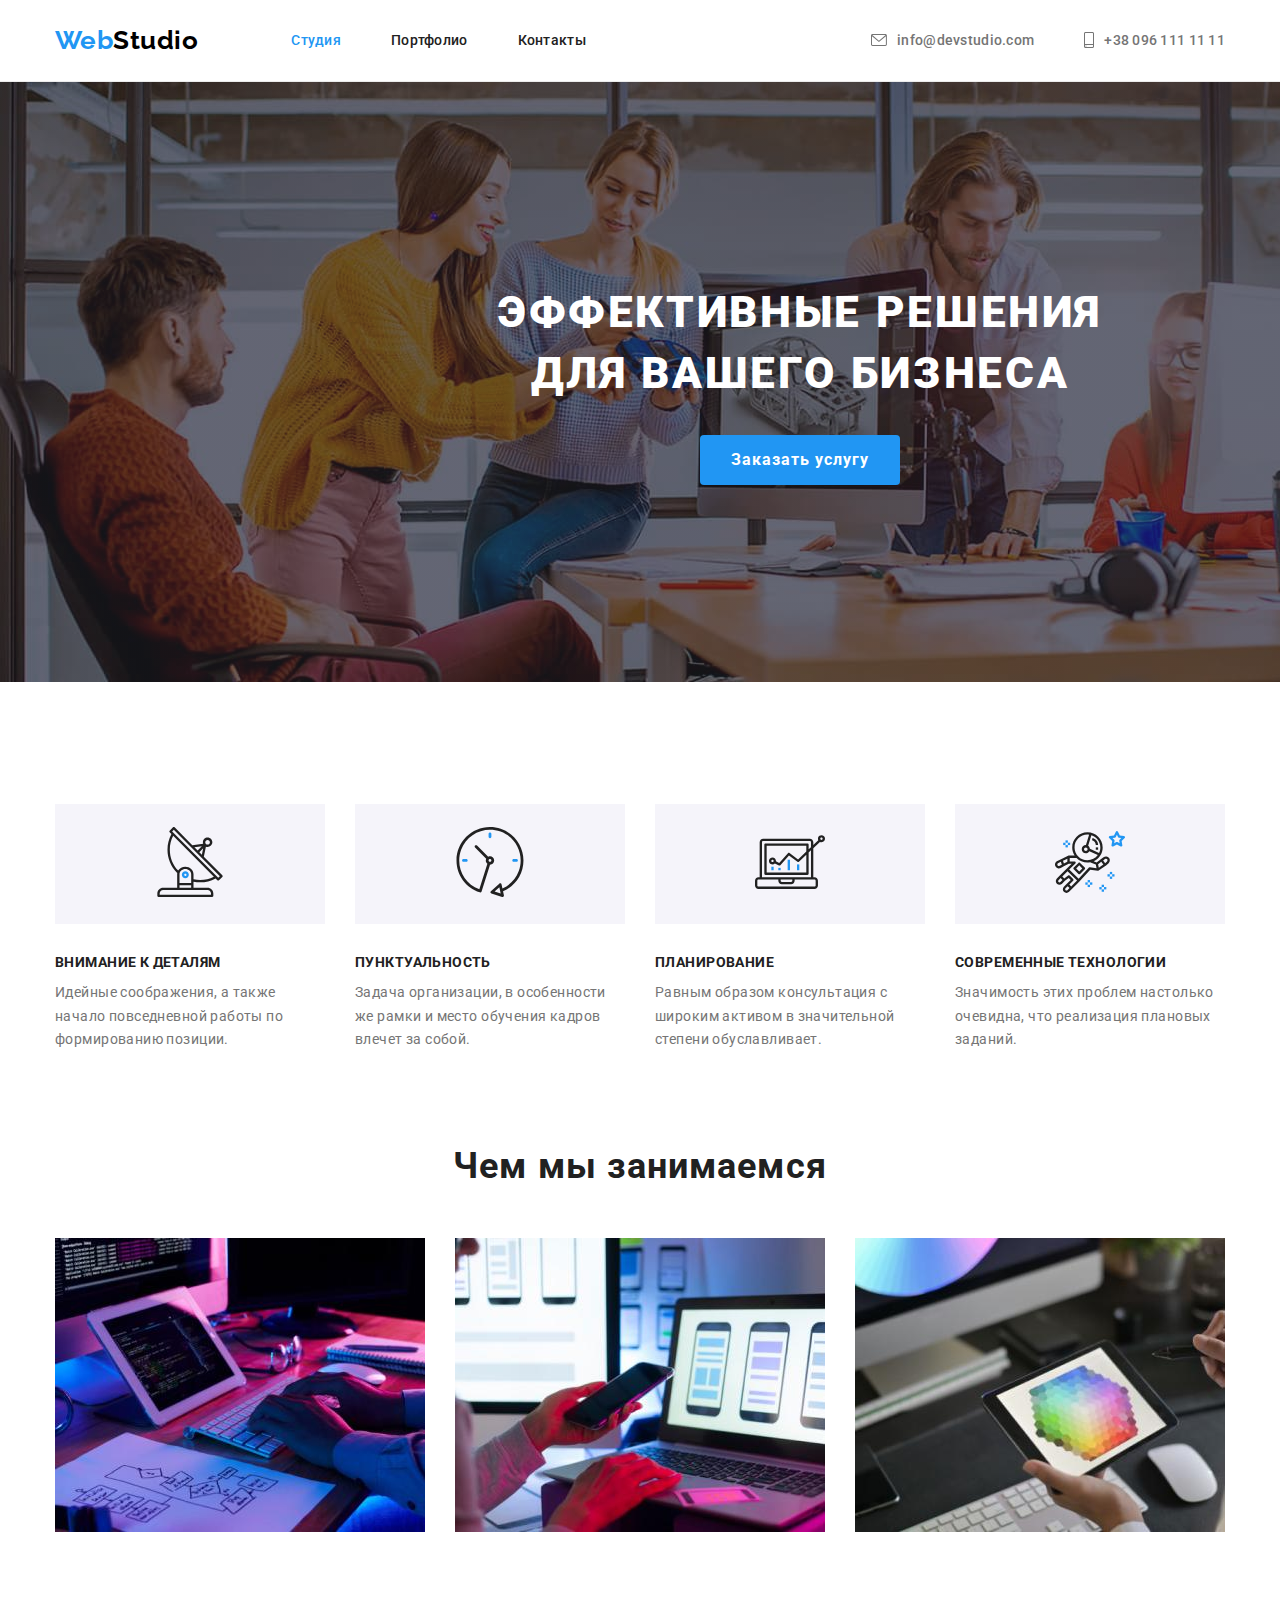
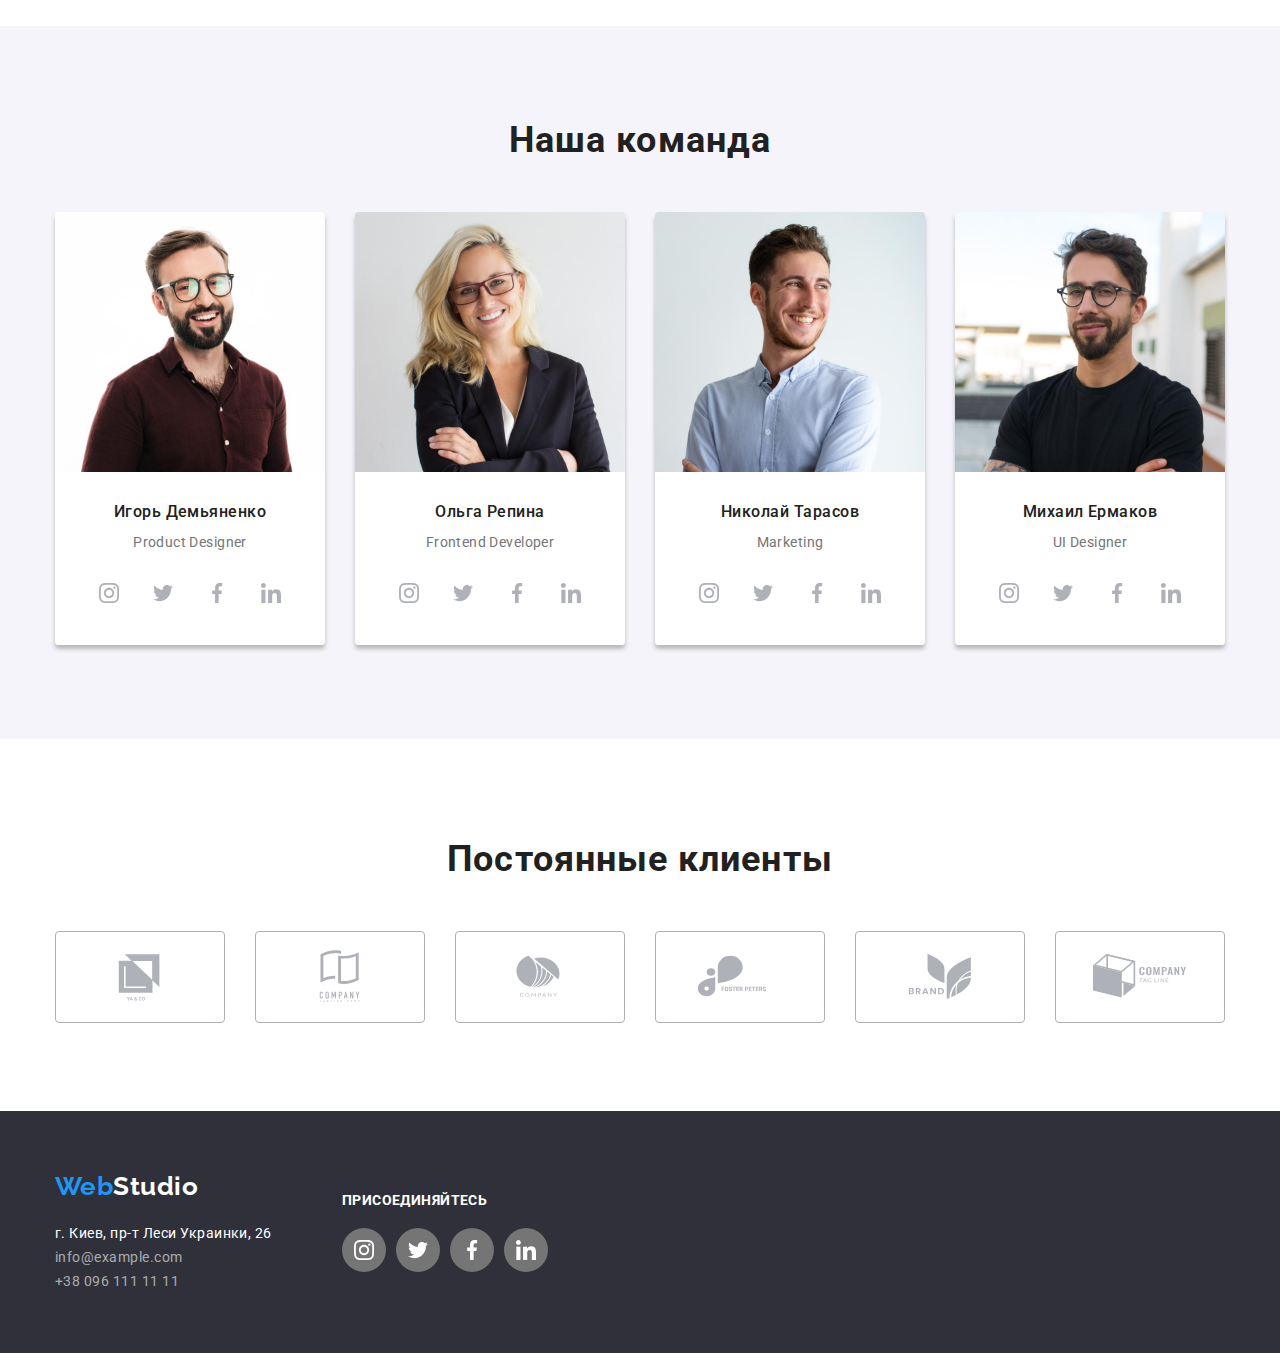
<file: index.html>
<!DOCTYPE html>
<html lang="ru">
<head>
  <meta charset="UTF-8">
  <meta http-equiv="X-UA-Compatible" content="IE=edge">
  <meta name="viewport" content="width=device-width, initial-scale=1.0">
  <title>Home work 2</title>
  <link rel="stylesheet" href="https://fonts.googleapis.com/css2?family=Raleway:wght@700&family=Roboto:wght@400;500;700;900&display=swap">
  <link rel="stylesheet" href="https://cdnjs.cloudflare.com/ajax/libs/modern-normalize/1.1.0/modern-normalize.min.css" 
  integrity="sha512-wpPYUAdjBVSE4KJnH1VR1HeZfpl1ub8YT/NKx4PuQ5NmX2tKuGu6U/JRp5y+Y8XG2tV+wKQpNHVUX03MfMFn9Q==" 
  crossorigin="anonymous" referrerpolicy="no-referrer" />
  <link rel="stylesheet" href="./css/styles.css">
</head>

<body class="page">
  <!--Шапка сайта -->
  <header class="header">
    <div class="container logo-head">
      <a href="./index.html" class="logo link logo-header"
      >Web<span lang="en" class="top-logo">Studio</span>
      </a>
      <nav class="nav">
        <ul class="site-nav list">
          <li class="item"> <a href="./index.html" class="studio link current"> Студия</a> </li>
          <li class="item"> <a href="./portfolio.html" class="portfolio link"> Портфолио</a> </li>
          <li class="item"> <a href="" class="contacts link"> Контакты</a> </li>
        </ul>
      </nav>
      <ul class="auth-nav list">
        <li class="item"> <a href="mailto:info@devstudio.com" 
                target="_blank" rel="noopener noreferrer"
                class="first-mail link"><svg class="mail-icon" width="16" height="12">
                  <use href="./images/icons.svg#icon-envelope"></use>
                </svg> info@devstudio.com</a> 
        </li>
        <li class="item"> <a href="tel:+380961111111" 
                class="phone link"><svg class="phone-icon" width="10" height="16" viewBox="0 0 10 16" fill="none" xmlns="http://www.w3.org/2000/svg">
                  <path
                    d="M8.5 0H1.5C0.672848 0 0 0.672848 0 1.5V14.5C0 15.3272 0.672848 16 1.5 16H8.5C9.32715 16 10 15.3272 10 14.5V1.5C10 0.672848 9.32715 0 8.5 0ZM1.5 1H8.5C8.77588 1 9 1.22412 9 1.5V12H1V1.5C1 1.22412 1.22412 1 1.5 1ZM8.5 15H1.5C1.22412 15 1 14.7759 1 14.5V13H9V14.5C9 14.7759 8.77588 15 8.5 15Z"
                    fill="#757575" />
                  <path
                    d="M2.35355 13.7389C2.54882 13.9213 2.54882 14.2169 2.35355 14.3992C2.15828 14.5816 1.84172 14.5816 1.64645 14.3992C1.45118 14.2169 1.45118 13.9213 1.64645 13.7389C1.84172 13.5566 2.15828 13.5566 2.35355 13.7389Z"
                    fill="#757575" />
                </svg>  +38 096 111 11 11</a> 
        </li>
      </ul>
    </div>
  </header>
<!--<svg class="phone-icon" width="16" height="12">
                  <use href="./images/icons.svg#icon-smartphone"></use>
                </svg>  -->
  <!--------------- Герой---->
  <main>
    <section class="section hero">
      <div class="container">
        <h1 class="hero-title">
          Эффективные решения
          для вашего бизнеса
        </h1>
        <button type="button" class="hero-button pointer">Заказать услугу</button>
    </section>

    <!-------------- Особенности-->
    <section class="section property">
      <div class="container">
        <h2 class="visually-hidde">Property</h2>
        <ul class="properties list">
          <li class="item">
            <div class="property-item">
              <div class="property-link">
                <svg class="property-icon" width="70" height="70">
                  <use href="./images/icons.svg#icon-antenna-1"></use>
                </svg>
              </div>
            </div>
            <h3 class="title-description">Внимание к деталям</h3>
            <p class="section-content">Идейные соображения, а также
              начало повседневной работы по
              формированию позиции.
            </p>
          </li>
          <li class="item">
            <div class="property-item">
              <div class="property-link">
                <svg class="property-icon" width="70" height="70">
                  <use href="./images/icons.svg#icon-clock-1"></use>
                </svg>
              </div>
            </div>
            <h3 class="title-description">Пунктуальность</h3>
            <p class="section-content">Задача организации, в особенности
              же рамки и место обучения кадров
              влечет за собой.
            </p>
          </li>
          <li class="item">
            <div class="property-item">
              <div class="property-link">
                <svg class="property-icon" width="70" height="70">
                  <use href="./images/icons.svg#icon-diagram-1"></use>
                </svg>
              </div>
            </div>
            <h3 class="title-description">Планирование</h3>
            <p class="section-content"> Равным образом консультация с
              широким активом в значительной
              степени обуславливает.
            </p>
          </li>
          <li class="item">
            <div class="property-item">
              <div class="property-link">
                <svg class="property-icon" width="70" height="70">
                  <use href="./images/icons.svg#icon-astronaut-1"></use>
                </svg>
              </div>
            </div>
            <h3 class="title-description">Современные технологии</h3>
            <p class="section-content"> Значимость этих проблем настолько
              очевидна, что реализация плановых
              заданий.
            </p>
          </li>
        </ul>
      </div>
    </section>

    <!--------------- Чем занимаемся-->
    <section class="section photos">
      <div class="container">
        <h2 class="section images title-features"> Чем мы занимаемся</h2>
        <ul class="features list">
          <li class="item"> <img src="./images/firstbox.jpg" width="370" height="294" alt="Рабочий стол"> </li>
          <li class="item"> <img src="./images/secondbox.jpg" width="370" height="294" alt="Ноутбук"> </li>
          <li class="item"><img src="./images/thirdbox.jpg" width="370" height="294" alt="Планшет"> </li>
        </ul>
      </div>
    </section>

    <!---------------- Наша команда-->
    <section class="section team">
      <div class="container">
        <h2 class="section title list-team"> Наша команда</h2>
        <ul class="employees list">
          <li class="item">            
              <img src="./images/demyanenco.jpg" width="270" alt="Фото Демьяненко">
            <div class="signature">

              <h3 class="title-team">Игорь Демьяненко</h3>
              <p lang="en" class="section-content profession">Product Designer</p>
              <ul class="team-social-list list">
                <li class="team-social-item">
                  <a href="" class="social-link">
                    <svg  class="social-icon" width="20" height="20">
                      <use 
                        href="./images/icons.svg#icon-instagram"
                      ></use>
                    </svg>
                  </a>
                </li>
                <li class="team-social-item">
                  <a href="" class="social-link">
                    <svg class="social-icon" width="20" height="20">
                      <use href="./images/icons.svg#icon-twitter"></use>
                    </svg>
                  </a>
                </li>
                <li class="team-social-item">
                  <a href="" class="social-link">
                    <svg class="social-icon" width="20" height="20">
                      <use href="./images/icons.svg#icon-facebook"></use>
                    </svg>
                  </a>
                </li>
                <li class="team-social-item">
                  <a href="" class="social-link">
                    <svg class="social-icon" width="20" height="20">
                      <use href="./images/icons.svg#icon-linkedin"></use>
                    </svg>
                  </a>
                </li>
              </ul>
            </div>
          </li>

          <li class="item">            
              <img src="./images/repina.jpg" width="270" alt="Фото Репина">
            <div class="signature">
              <h3 class="title-team">Ольга Репина</h3>
              <p lang="en" class="section-content profession">Frontend Developer</p>
              <ul class="team-social-list list">
                <li class="team-social-item">
                  <a href="" class="social-link">
                    <svg class="social-icon" width="20" height="20">
                      <use href="./images/icons.svg#icon-instagram"></use>
                    </svg>
                  </a>
                </li>
                <li class="team-social-item">
                  <a href="" class="social-link">
                    <svg class="social-icon" width="20" height="20">
                      <use href="./images/icons.svg#icon-twitter"></use>
                    </svg>
                  </a>
                </li>
                <li class="team-social-item">
                  <a href="" class="social-link">
                    <svg class="social-icon" width="20" height="20">
                      <use href="./images/icons.svg#icon-facebook"></use>
                    </svg>
                  </a>
                </li>
                <li class="team-social-item">
                  <a href="" class="social-link">
                    <svg class="social-icon" width="20" height="20">
                      <use href="./images/icons.svg#icon-linkedin"></use>
                    </svg>
                  </a>
                </li>
              </ul>
            </div>
          </li>

          <li class="item">            
              <img src="./images/tarasov.jpg" width="270" alt="Фото Тарасов">
            <div class="signature">
              <h3 class="title-team">Николай Тарасов</h3>
              <p lang="en" class="section-content profession">Marketing</p>
              <ul class="team-social-list list">
                <li class="team-social-item">
                  <a href="" class="social-link">
                    <svg class="social-icon" width="20" height="20">
                      <use href="./images/icons.svg#icon-instagram"></use>
                    </svg>
                  </a>
                </li>
                <li class="team-social-item">
                  <a href="" class="social-link">
                    <svg class="social-icon" width="20" height="20">
                      <use href="./images/icons.svg#icon-twitter"></use>
                    </svg>
                  </a>
                </li>
                <li class="team-social-item">
                  <a href="" class="social-link">
                    <svg class="social-icon" width="20" height="20">
                      <use href="./images/icons.svg#icon-facebook"></use>
                    </svg>
                  </a>
                </li>
                <li class="team-social-item">
                  <a href="" class="social-link">
                    <svg class="social-icon" width="20" height="20">
                      <use href="./images/icons.svg#icon-linkedin"></use>
                    </svg>
                  </a>
                </li>
              </ul>
            </div>
          </li>

          <li class="item">            
              <img src="./images/ermakov.jpg" width="270" alt="Фото Ермаков">
            <div class="signature">
              <h3 class="title-team">Михаил Ермаков</h3>
              <p lang="en" class="section-content profession">UI Designer</p>
              <ul class="team-social-list list">
                <li class="team-social-item">
                  <a href="" class="social-link">
                    <svg class="social-icon" width="20" height="20">
                      <use href="./images/icons.svg#icon-instagram"></use>
                    </svg>
                  </a>
                </li>
                <li class="team-social-item">
                  <a href="" class="social-link">
                    <svg class="social-icon" width="20" height="20">
                      <use href="./images/icons.svg#icon-twitter"></use>
                    </svg>
                  </a>
                </li>
                <li class="team-social-item">
                  <a href="" class="social-link">
                    <svg class="social-icon" width="20" height="20">
                      <use href="./images/icons.svg#icon-facebook"></use>
                    </svg>
                  </a>
                </li>
                <li class="team-social-item">
                  <a href="" class="social-link">
                    <svg class="social-icon" width="20" height="20">
                      <use href="./images/icons.svg#icon-linkedin"></use>
                    </svg>
                  </a>
                </li>
              </ul>
            </div>
          </li>
        </ul>
      </div>
    </section>
  </main>

  <section class="customers section">
    <div class="container">
      <div class="customers-box">
      <h2 class="customers-title title">Постоянные клиенты</h2>
      <ul class="customers-list list">
        <li class="customers-item">
          <a href="" class="customers-link">
            <svg class="customers-icon" width="106" height="60">
              <use href="./images/icons.svg#icon-Logo1"></use>
            </svg>
          </a>
        </li>
        <li class="customers-item">
          <a href="" class="customers-link">
            <svg class="customers-icon" width="106" height="60">
              <use href="./images/icons.svg#icon-Logo2"></use>
            </svg>
          </a>
        </li>
        <li class="customers-item">
          <a href="" class="customers-link">
            <svg class="customers-icon" width="106" height="60">
              <use href="./images/icons.svg#icon-Logo3"></use>
            </svg>
          </a>
        </li>
        <li class="customers-item">
          <a href="" class="customers-link">
            <svg class="customers-icon" width="106" height="60">
              <use href="./images/icons.svg#icon-Logo4"></use>
            </svg>
          </a>
        </li>
        <li class="customers-item">
          <a href="" class="customers-link">
            <svg class="customers-icon" width="106" height="60">
              <use href="./images/icons.svg#icon-Logo5"></use>
            </svg>
          </a>
        </li>
        <li class="customers-item">
          <a href="" class="customers-link">
            <svg class="customers-icon" width="106" height="60">
              <use href="./images/icons.svg#icon-Logo6"></use>
            </svg>
          </a>
        </li>
      </ul>
      </div>
    </div>
  </section>


  <!------------------------------------- Подвал----------->
  <footer class="footer">
    <div class="container bottom">

      <div class="address-box">
        <a href="./index.html" class="logo link logo-footer">Web<span class="down logo link">Studio</span></a>
        <address>
          <ul class="address list">
            <li class="city"> г. Киев, пр-т Леси Украинки, 26 </li>
            <li> <a href="mailto:info@example.com" class="mail link">info@example.com</a> </li>
            <li> <a href="tel:+380961111111" class="phone link"> +38 096 111 11 11</a> </li>
          </ul>
        </address>
      </div>

    <div class="connect">
      <p class="connect-title">присоединяйтесь</p>
      <ul class="team-social-list list">
        <li class="footer-social-item">
          <a href="" class="footer-social-link">
            <svg class="footer-social-icon" width="20" height="20">
              <use href="./images/icons.svg#icon-instagram"></use>
            </svg>
          </a>
        </li>
        <li class="footer-social-item">
          <a href="" class="footer-social-link">
            <svg class="footer-social-icon" width="20" height="20">
              <use href="./images/icons.svg#icon-twitter"></use>
            </svg>
          </a>
        </li>
        <li class="footer-social-item">
          <a href="" class="footer-social-link">
            <svg class="footer-social-icon" width="20" height="20">
              <use href="./images/icons.svg#icon-facebook"></use>
            </svg>
          </a>
        </li>
        <li class="footer-social-item">
          <a href="" class="footer-social-link">
            <svg class="footer-social-icon" width="20" height="20">
              <use href="./images/icons.svg#icon-linkedin"></use>
            </svg>
          </a>
        </li>
      </ul>
    </div>
    </div>
  </footer>
</body>
</html>
</file>
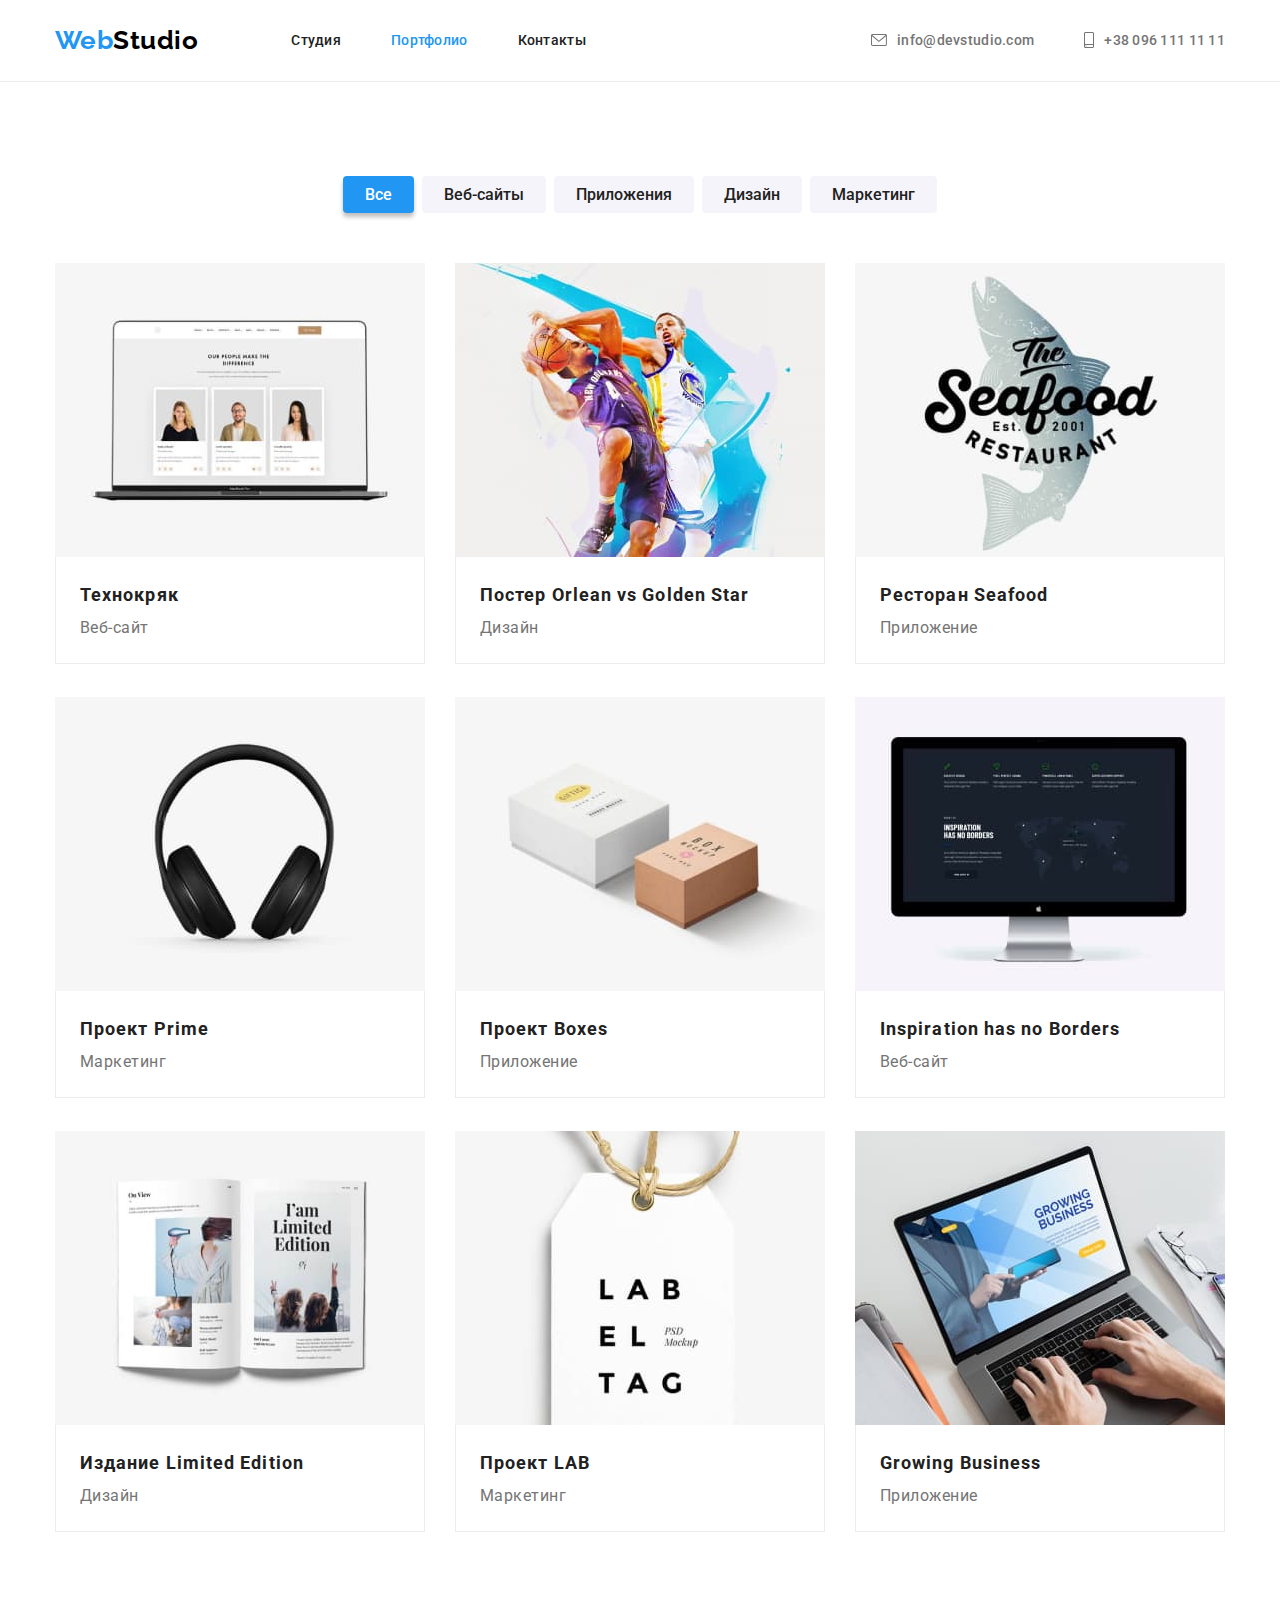
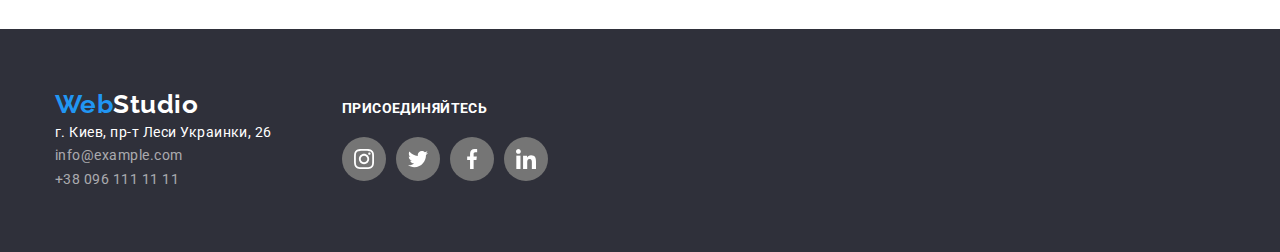
<file: portfolio.html>
<!DOCTYPE html>
<html lang="ru">
<head>
  <meta charset="UTF-8">
  <meta http-equiv="X-UA-Compatible" content="IE=edge">
  <meta name="viewport" content="width=device-width, initial-scale=1.0">
  <title>portfolio</title>
  <link rel="stylesheet" href="https://fonts.googleapis.com/css2?family=Raleway:wght@700&family=Roboto:wght@400;500;700;900&display=swap">
  <link rel="stylesheet" href="https://cdnjs.cloudflare.com/ajax/libs/modern-normalize/1.1.0/modern-normalize.css"
    integrity="sha512-Y0MM+V6ymRKN2zStTqzQ227DWhhp4Mzdo6gnlRnuaNCbc+YN/ZH0sBCLTM4M0oSy9c9VKiCvd4Jk44aCLrNS5Q=="
    crossorigin="anonymous" referrerpolicy="no-referrer" />
  <link rel="stylesheet" href="./css/styles.css">
</head>
<body class="page">
  <!-- Шапка портфолио ------->
  <header class="header">
    <div class="container logo-head">
      <a href="./index.html" class="logo link"
      >Web<span lang="en" class="top-logo">Studio</span>
      </a>
      <nav class="nav">
        <ul class="site-nav list">
          <li class="item"> <a href="./index.html" class="studio link"> Студия</a> </li>
          <li class="item"> <a href="./portfolio.html" class="portfolio link current"> Портфолио</a> </li>
          <li class="item"> <a href="" class="contacts link"> Контакты</a> </li>
        </ul>
      </nav>
      <ul class="auth-nav list">
        <li class="item"> <a href="mailto:info@devstudio.com" 
                target="_blank" rel="noopener noreferrer"
                class="mail link"><svg class="mail-icon" width="16" height="12">
                  <use href="./images/icons.svg#icon-envelope"></use>
                </svg> info@devstudio.com</a>
        </li>
        <li class="item"> <a href="tel:+380961111111"
                class="phone link"><svg class="phone-icon" width="10" height="16" viewBox="0 0 10 16" fill="none" xmlns="http://www.w3.org/2000/svg">
                  <path
                    d="M8.5 0H1.5C0.672848 0 0 0.672848 0 1.5V14.5C0 15.3272 0.672848 16 1.5 16H8.5C9.32715 16 10 15.3272 10 14.5V1.5C10 0.672848 9.32715 0 8.5 0ZM1.5 1H8.5C8.77588 1 9 1.22412 9 1.5V12H1V1.5C1 1.22412 1.22412 1 1.5 1ZM8.5 15H1.5C1.22412 15 1 14.7759 1 14.5V13H9V14.5C9 14.7759 8.77588 15 8.5 15Z"
                    fill="#757575" />
                  <path
                    d="M2.35355 13.7389C2.54882 13.9213 2.54882 14.2169 2.35355 14.3992C2.15828 14.5816 1.84172 14.5816 1.64645 14.3992C1.45118 14.2169 1.45118 13.9213 1.64645 13.7389C1.84172 13.5566 2.15828 13.5566 2.35355 13.7389Z"
                    fill="#757575" />
                </svg> +38 096 111 11 11</a>
        </li>
      </ul>
    </div>
  </header>

  <main>
    
  <!--Кнопки-->
  <section class="section portfolio-section">
    <div class="container">
      <h1 class="visually-hidden">Portfolio</h1>
      <ul class="portfolio-btns list">
        <li class="btns-list"><button type="button" class="portfolio-button current">Все</button></li>
        <li class="btns-list"><button type="button" class="portfolio-button">Веб-сайты</button></li>
        <li class="btns-list"><button type="button" class="portfolio-button">Приложения</button></li>
        <li class="btns-list"><button type="button" class="portfolio-button">Дизайн</button></li>
        <li class="btns-list"><button type="button" class="portfolio-button">Маркетинг</button></li>
      </ul>  

  <!--Макеты проектов-->
      <ul class="projects list">
        <li class="item"><img src="./images/technocrash.jpg" alt="Фото ноутбука" width="370" height="294">
          <div class="description-photo">            
            <h2 class="title sites">Технокряк</h2> 
            <a class="section content">Веб-сайт </a>
          </div>
        </li>

        <li class="item"><img src="./images/basketball.jpg" alt="Фото баскетболистов" width="370" height="294">
          <div class="description-photo">            
            <h2 class="title sites">Постер <span lang="en"> Orlean vs Golden Star</span></h2> 
            <a class="section content">Дизайн </a>
          </div>
        </li>

        <li class="item"><img src="./images/seafood.jpg" alt="Фото рыбы" width="370" height="294">
          <div class="description-photo">            
            <h2 class="title sites">Ресторан <span lang="en">Seafood</span> </h2> 
            <a class="section content">Приложение </a>
          </div>
        </li>

        <li class="item"><img src="./images/speakerphone.jpg" alt="Фото Наушники" width="370" height="294">
          <div class="description-photo">            
            <h2 class="title sites">Проект <span lang="en">Prime</span></h2> 
            <a class="section content">Маркетинг </a>
          </div>
        </li>

        <li class="item"><img src="./images/boxes.jpg" alt="Фото Коробки" width="370" height="294">
          <div class="description-photo">            
            <h2 class="title sites">Проект <span lang="en">Boxes</span></h2> 
            <a class="section content">Приложение </a>
          </div>
        </li>

        <li class="item"><img src="./images/display.jpg" alt="Фото Дисплей" width="370" height="294">
          <div class="description-photo">            
            <h2 class="title sites" lang="en">Inspiration has no Borders</h2> 
            <a class="section content">Веб-сайт </a>
          </div>
        </li>

        <li class="item"><img src="./images/book.jpg" alt="Фото Книга" width="370" height="294">
          <div class="description-photo">            
            <h2 class="title sites">Издание <span lang="en">Limited Edition</span></h2> 
            <a class="section content">Дизайн</a> 
          </div>
        </li>

        <li class="item"><img src="./images/trincket.jpg" alt="Фото брелок" width="370" height="294">
          <div class="description-photo">            
            <h2 class="title sites">Проект <span lang="en">LAB</span> </h2> 
            <a class="section content">Маркетинг</a> 
          </div>
        </li>
        
        <li class="item"><img src="./images/desktop.jpg" alt="Фото компьютер" width="370" height="294">
          <div class="description-photo">            
            <h2 class="title sites" lang="en">Growing Business</h2> 
            <a class="section content">Приложение</a> 
          </div>
        </li> 
      </ul>
    </div>
  </section>
  </main>

  <!-- Подвал-->
  <footer class="footer">
    <div class="container bottom">
        <div class="address-box">
          <a href="./index.html" class="logo link">Web<span class="down logo link">Studio</span></a>
          <address>
            <ul class="address list">
              <li class="city"> г. Киев, пр-т Леси Украинки, 26 </li>
              <li> <a href="mailto:info@example.com" class="mail link">info@example.com</a> </li>
              <li> <a href="tel:+380961111111" class="phone link"> +38 096 111 11 11</a> </li>
            </ul>
          </address>
        </div>

        <div class="connect">
          <p class="connect-title">присоединяйтесь</p>
          <ul class="team-social-list list">
            <li class="footer-social-item">
              <a href="" class="footer-social-link">
                <svg class="footer-social-icon" width="20" height="20">
                  <use href="./images/icons.svg#icon-instagram"></use>
                </svg>
              </a>
            </li>
            <li class="footer-social-item">
              <a href="" class="footer-social-link">
                <svg class="footer-social-icon" width="20" height="20">
                  <use href="./images/icons.svg#icon-twitter"></use>
                </svg>
              </a>
            </li>
            <li class="footer-social-item">
              <a href="" class="footer-social-link">
                <svg class="footer-social-icon" width="20" height="20">
                  <use href="./images/icons.svg#icon-facebook"></use>
                </svg>
              </a>
            </li>
            <li class="footer-social-item">
              <a href="" class="footer-social-link">
                <svg class="footer-social-icon" width="20" height="20">
                  <use href="./images/icons.svg#icon-linkedin"></use>
                </svg>
              </a>
            </li>
          </ul>
        </div>
      
    </div>
  </footer>  
</body>
</html>
</file>
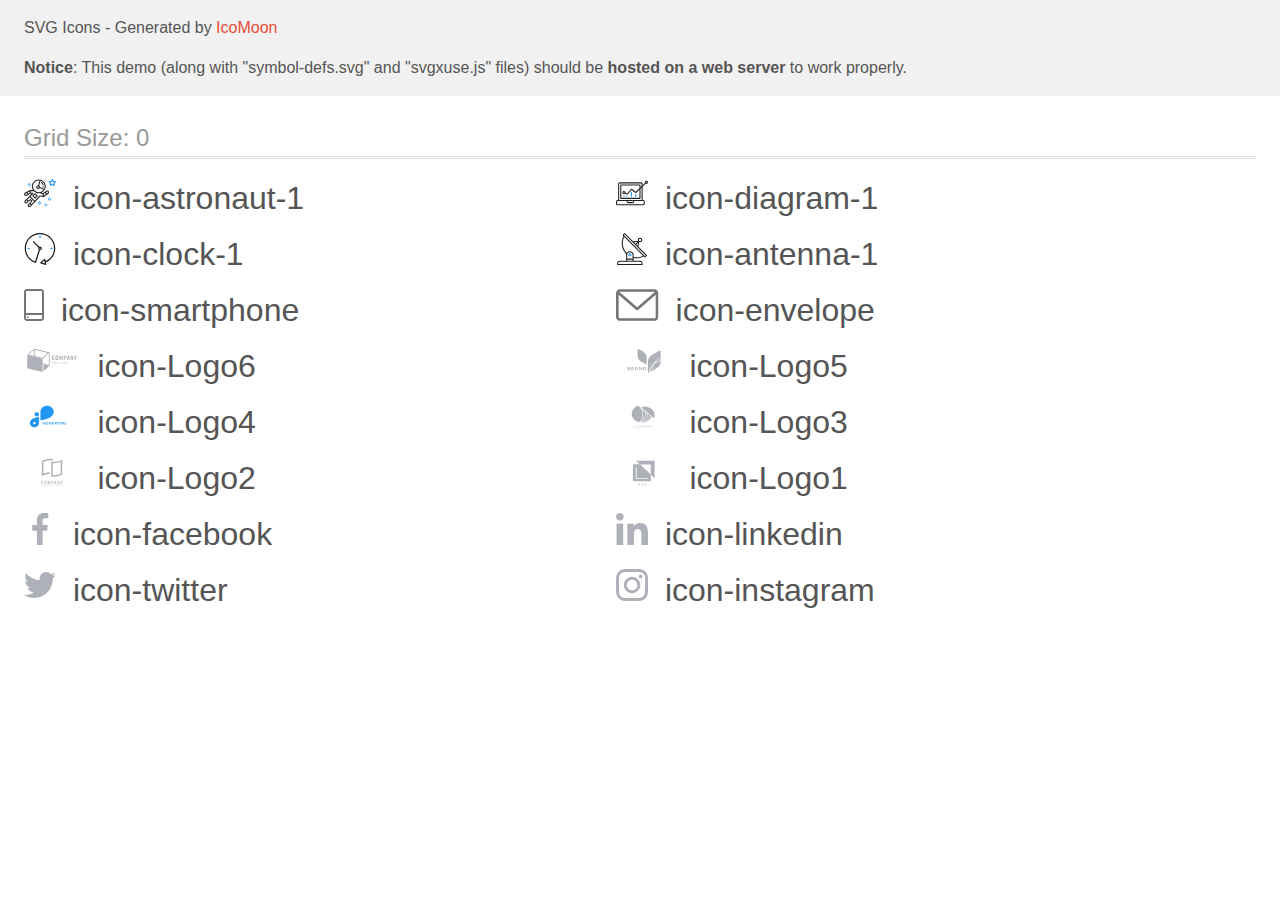
<file: images/icomoon/demo-external-svg.html>
<!doctype html>
<html>
<head>
    <title>IcoMoon - SVG Icons</title>
    <meta charset="utf-8">
    <meta name="viewport" content="width=device-width, initial-scale=1">
    <link rel="stylesheet" href="demo-files/demo.css">
    <link rel="stylesheet" href="style.css">
</head>
<body>
<header class="bgc1 clearfix">
<div class="mhl">
    <p>SVG Icons - Generated by <a href="https://icomoon.io/app">IcoMoon</a></p><p><strong>Notice</strong>: This demo (along with "symbol-defs.svg" and "svgxuse.js" files) should be <b>hosted on a web server</b> to work properly.</p>
</div>
</header>
    <div class="clearfix mhl ptl">
        <h1 class="mvm mtn fgc1">Grid Size: 0</h1>
        <div class="glyph fs1">
            <div class="clearfix pbs">
                <svg class="icon icon-astronaut-1"><use xlink:href="symbol-defs.svg#icon-astronaut-1"></use></svg><span class="name"> icon-astronaut-1</span>
            </div>
        </div>
        <div class="glyph fs1">
            <div class="clearfix pbs">
                <svg class="icon icon-diagram-1"><use xlink:href="symbol-defs.svg#icon-diagram-1"></use></svg><span class="name"> icon-diagram-1</span>
            </div>
        </div>
        <div class="glyph fs1">
            <div class="clearfix pbs">
                <svg class="icon icon-clock-1"><use xlink:href="symbol-defs.svg#icon-clock-1"></use></svg><span class="name"> icon-clock-1</span>
            </div>
        </div>
        <div class="glyph fs1">
            <div class="clearfix pbs">
                <svg class="icon icon-antenna-1"><use xlink:href="symbol-defs.svg#icon-antenna-1"></use></svg><span class="name"> icon-antenna-1</span>
            </div>
        </div>
        <div class="glyph fs1">
            <div class="clearfix pbs">
                <svg class="icon icon-smartphone"><use xlink:href="symbol-defs.svg#icon-smartphone"></use></svg><span class="name"> icon-smartphone</span>
            </div>
        </div>
        <div class="glyph fs1">
            <div class="clearfix pbs">
                <svg class="icon icon-envelope"><use xlink:href="symbol-defs.svg#icon-envelope"></use></svg><span class="name"> icon-envelope</span>
            </div>
        </div>
        <div class="glyph fs1">
            <div class="clearfix pbs">
                <svg class="icon icon-Logo6"><use xlink:href="symbol-defs.svg#icon-Logo6"></use></svg><span class="name"> icon-Logo6</span>
            </div>
        </div>
        <div class="glyph fs1">
            <div class="clearfix pbs">
                <svg class="icon icon-Logo5"><use xlink:href="symbol-defs.svg#icon-Logo5"></use></svg><span class="name"> icon-Logo5</span>
            </div>
        </div>
        <div class="glyph fs1">
            <div class="clearfix pbs">
                <svg class="icon icon-Logo4"><use xlink:href="symbol-defs.svg#icon-Logo4"></use></svg><span class="name"> icon-Logo4</span>
            </div>
        </div>
        <div class="glyph fs1">
            <div class="clearfix pbs">
                <svg class="icon icon-Logo3"><use xlink:href="symbol-defs.svg#icon-Logo3"></use></svg><span class="name"> icon-Logo3</span>
            </div>
        </div>
        <div class="glyph fs1">
            <div class="clearfix pbs">
                <svg class="icon icon-Logo2"><use xlink:href="symbol-defs.svg#icon-Logo2"></use></svg><span class="name"> icon-Logo2</span>
            </div>
        </div>
        <div class="glyph fs1">
            <div class="clearfix pbs">
                <svg class="icon icon-Logo1"><use xlink:href="symbol-defs.svg#icon-Logo1"></use></svg><span class="name"> icon-Logo1</span>
            </div>
        </div>
        <div class="glyph fs1">
            <div class="clearfix pbs">
                <svg class="icon icon-facebook"><use xlink:href="symbol-defs.svg#icon-facebook"></use></svg><span class="name"> icon-facebook</span>
            </div>
        </div>
        <div class="glyph fs1">
            <div class="clearfix pbs">
                <svg class="icon icon-linkedin"><use xlink:href="symbol-defs.svg#icon-linkedin"></use></svg><span class="name"> icon-linkedin</span>
            </div>
        </div>
        <div class="glyph fs1">
            <div class="clearfix pbs">
                <svg class="icon icon-twitter"><use xlink:href="symbol-defs.svg#icon-twitter"></use></svg><span class="name"> icon-twitter</span>
            </div>
        </div>
        <div class="glyph fs1">
            <div class="clearfix pbs">
                <svg class="icon icon-instagram"><use xlink:href="symbol-defs.svg#icon-instagram"></use></svg><span class="name"> icon-instagram</span>
            </div>
        </div>
  </div>
<script defer src="svgxuse.js"></script>
</body>
</html>
</file>
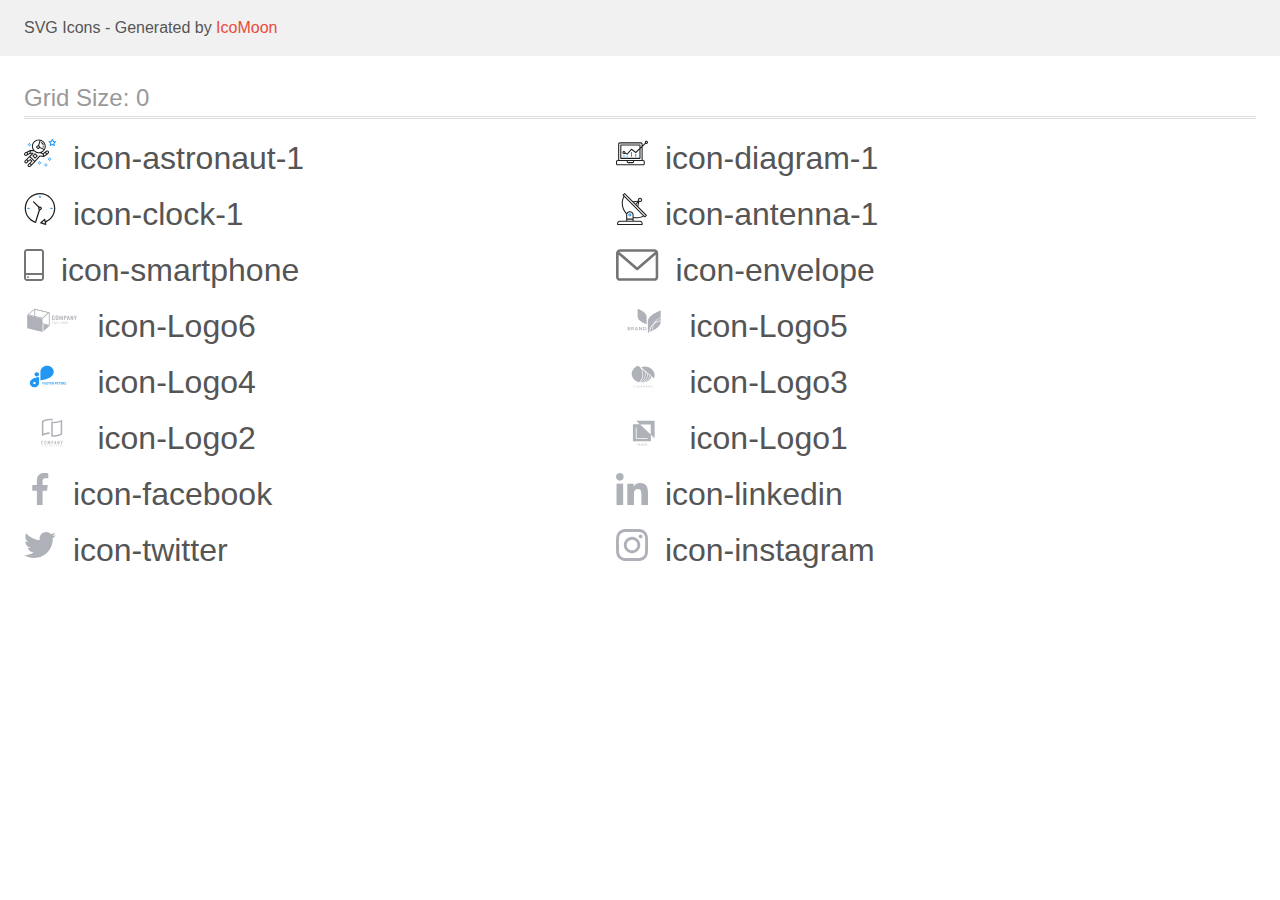
<file: images/icomoon/demo.html>
<!doctype html>
<html>
<head>
    <title>IcoMoon - SVG Icons</title>
    <meta charset="utf-8">
    <meta name="viewport" content="width=device-width, initial-scale=1">
    <link rel="stylesheet" href="demo-files/demo.css">
    <link rel="stylesheet" href="style.css">
</head>
<body>
<svg aria-hidden="true" style="position: absolute; width: 0; height: 0; overflow: hidden;" version="1.1" xmlns="http://www.w3.org/2000/svg" xmlns:xlink="http://www.w3.org/1999/xlink">
<defs>
<symbol id="icon-astronaut-1" viewBox="0 0 32 32">
<path fill="#2196f3" style="fill: var(--color1, #2196f3)" d="M31.974 4.524c-0.063-0.193-0.229-0.333-0.43-0.363l-1.91-0.278-0.855-1.731c-0.179-0.365-0.777-0.365-0.956 0l-0.855 1.731-1.91 0.278c-0.201 0.029-0.367 0.17-0.431 0.363-0.062 0.193-0.011 0.405 0.135 0.547l1.383 1.348-0.326 1.903c-0.034 0.2 0.048 0.402 0.212 0.522 0.166 0.121 0.382 0.135 0.562 0.040l1.709-0.899 1.709 0.899c0.078 0.041 0.164 0.061 0.249 0.061 0.11 0 0.221-0.034 0.314-0.102 0.164-0.119 0.246-0.322 0.212-0.522l-0.326-1.903 1.383-1.348c0.145-0.142 0.197-0.354 0.135-0.547zM29.511 5.851c-0.125 0.122-0.183 0.299-0.153 0.472l0.191 1.114-1-0.526c-0.078-0.041-0.163-0.061-0.249-0.061s-0.17 0.020-0.249 0.061l-1.001 0.526 0.191-1.114c0.030-0.173-0.028-0.349-0.153-0.472l-0.81-0.789 1.119-0.163c0.174-0.025 0.324-0.134 0.402-0.292l0.5-1.013 0.5 1.013c0.078 0.157 0.228 0.267 0.402 0.292l1.119 0.163-0.809 0.789z"></path>
<path fill="#2196f3" style="fill: var(--color1, #2196f3)" d="M26.134 20.522h-1.067v1.067h1.067v-1.067z"></path>
<path fill="#2196f3" style="fill: var(--color1, #2196f3)" d="M26.134 22.656h-1.067v1.067h1.067v-1.067z"></path>
<path fill="#2196f3" style="fill: var(--color1, #2196f3)" d="M27.2 21.589h-1.067v1.067h1.067v-1.067z"></path>
<path fill="#2196f3" style="fill: var(--color1, #2196f3)" d="M25.067 21.589h-1.067v1.067h1.067v-1.067z"></path>
<path fill="#2196f3" style="fill: var(--color1, #2196f3)" d="M22.4 26.389h-1.067v1.067h1.067v-1.067z"></path>
<path fill="#2196f3" style="fill: var(--color1, #2196f3)" d="M22.4 28.522h-1.067v1.067h1.067v-1.067z"></path>
<path fill="#2196f3" style="fill: var(--color1, #2196f3)" d="M23.467 27.456h-1.067v1.067h1.067v-1.067z"></path>
<path fill="#2196f3" style="fill: var(--color1, #2196f3)" d="M21.333 27.456h-1.067v1.067h1.067v-1.067z"></path>
<path fill="#2196f3" style="fill: var(--color1, #2196f3)" d="M16 24.256h-1.067v1.067h1.067v-1.067z"></path>
<path fill="#2196f3" style="fill: var(--color1, #2196f3)" d="M16 26.389h-1.067v1.067h1.067v-1.067z"></path>
<path fill="#2196f3" style="fill: var(--color1, #2196f3)" d="M17.067 25.322h-1.067v1.067h1.067v-1.067z"></path>
<path fill="#2196f3" style="fill: var(--color1, #2196f3)" d="M14.933 25.322h-1.067v1.067h1.067v-1.067z"></path>
<path fill="#2196f3" style="fill: var(--color1, #2196f3)" d="M5.867 6.122h-1.067v1.067h1.067v-1.067z"></path>
<path fill="#2196f3" style="fill: var(--color1, #2196f3)" d="M5.867 8.255h-1.067v1.067h1.067v-1.067z"></path>
<path fill="#2196f3" style="fill: var(--color1, #2196f3)" d="M6.933 7.189h-1.067v1.067h1.067v-1.067z"></path>
<path fill="#2196f3" style="fill: var(--color1, #2196f3)" d="M4.8 7.189h-1.067v1.067h1.067v-1.067z"></path>
<path fill="#212121" style="fill: var(--color2, #212121)" d="M24.715 14.159c-0.287-0.388-0.709-0.637-1.188-0.705-0.481-0.068-0.956 0.058-1.34 0.352l-1.252 0.96-1.898 1.417-1.358-0.541c2.421-1.086 4.114-3.508 4.114-6.32 0-3.823-3.123-6.933-6.961-6.933s-6.961 3.11-6.961 6.933c0 1.386 0.414 2.674 1.12 3.758l-2.764-0.024c-0.002 0-0.003 0-0.005 0-0.009 0-0.015 0.004-0.023 0.005-0.053 0.002-0.105 0.013-0.155 0.031-0.013 0.005-0.026 0.008-0.038 0.013-0.006 0.003-0.013 0.003-0.019 0.006l-3.233 1.596c-0.001 0-0.001 0-0.001 0.001l-1.893 0.911c-0.021 0.009-0.042 0.021-0.063 0.035-0.755 0.502-1.012 1.489-0.598 2.295 0.22 0.429 0.595 0.745 1.056 0.889 0.178 0.055 0.359 0.083 0.539 0.083 0.29 0 0.577-0.071 0.839-0.211l1.388-0.738 2.264-1.169 1.357-0.008-5.442 5.416c-0.001 0.001-0.001 0.001-0.002 0.001l-1.339 1.333c-0.316 0.315-0.49 0.732-0.49 1.178s0.174 0.863 0.49 1.179c0.325 0.323 0.752 0.485 1.179 0.485s0.854-0.162 1.18-0.485l1.314-1.309 1.741-1.3 0.901 0.897-1.762 1.754c-0 0.001-0.001 0.001-0.002 0.001l-1.339 1.333c-0.316 0.315-0.49 0.732-0.49 1.178s0.174 0.863 0.49 1.179c0.325 0.323 0.753 0.485 1.18 0.485s0.855-0.162 1.18-0.485l3.482-3.467c0.001-0.001 0.001-0.001 0.001-0.002l1.010-1-0.004-0.004c0.006-0.006 0.015-0.009 0.022-0.015l5.166-5.658 3.471 0.494c0.025 0.004 0.050 0.005 0.075 0.005 0.065 0 0.127-0.015 0.187-0.038 0.018-0.006 0.033-0.015 0.050-0.023 0.019-0.010 0.039-0.015 0.058-0.027l3.213-2.133c0.012-0.008 0.018-0.021 0.029-0.029 0.013-0.010 0.029-0.014 0.041-0.026l1.271-1.191c0.662-0.62 0.753-1.635 0.212-2.362zM2.13 17.77c-0.173 0.093-0.37 0.111-0.558 0.052-0.187-0.058-0.338-0.186-0.427-0.358-0.161-0.314-0.068-0.695 0.214-0.902l1.314-0.632 0.449 1.312-0.992 0.528zM5.628 15.942l-1.548 0.8-0.439-1.283 2.027-1.001-0.040 1.484zM20.727 9.322c0 0.918-0.219 1.785-0.599 2.559l-4.181-1.899c-0.044-0.573-0.341-1.075-0.788-1.388l1.464-4.86c2.378 0.756 4.105 2.974 4.105 5.588zM8.938 9.322c0-3.235 2.644-5.867 5.894-5.867 0.253 0 0.5 0.021 0.745 0.052l-1.432 4.754c-0.019-0.001-0.037-0.006-0.057-0.006-1.033 0-1.873 0.837-1.873 1.867s0.84 1.867 1.873 1.867c0.694 0 1.294-0.383 1.618-0.945l3.862 1.755c-1.075 1.446-2.795 2.39-4.737 2.39-3.25 0-5.894-2.632-5.894-5.867zM14.894 10.122c0 0.441-0.362 0.8-0.806 0.8s-0.806-0.359-0.806-0.8c0-0.441 0.362-0.8 0.806-0.8s0.806 0.359 0.806 0.8zM2.465 25.146c-0.236 0.234-0.619 0.234-0.854 0.001-0.114-0.114-0.176-0.263-0.176-0.423s0.062-0.309 0.176-0.421l0.962-0.958 0.851 0.848-0.959 0.955zM5.679 28.88c-0.236 0.234-0.619 0.235-0.855 0.001-0.114-0.114-0.176-0.263-0.176-0.423s0.062-0.309 0.176-0.421l0.963-0.959 0.852 0.848-0.96 0.955zM9.16 25.411c-0.001 0-0.001 0-0.002 0.001l-1.765 1.76-0.852-0.848 1.763-1.755c0 0 0 0 0-0s0.001-0.001 0.002-0.001c0.040-0.040 0.065-0.088 0.090-0.135 0.007-0.014 0.020-0.026 0.026-0.040 0.017-0.041 0.019-0.085 0.026-0.129 0.003-0.025 0.014-0.047 0.014-0.073 0-0.036-0.013-0.070-0.020-0.106-0.006-0.032-0.006-0.065-0.019-0.095-0.020-0.050-0.055-0.094-0.091-0.138-0.010-0.012-0.014-0.027-0.025-0.038 0 0 0 0-0.001 0s-0.001-0.002-0.001-0.002l-1.607-1.6c-0.017-0.017-0.039-0.024-0.058-0.038-0.028-0.022-0.055-0.042-0.087-0.058-0.030-0.015-0.061-0.024-0.093-0.033-0.034-0.010-0.067-0.017-0.103-0.020-0.033-0.002-0.063 0.001-0.095 0.005-0.036 0.004-0.069 0.009-0.104 0.020-0.034 0.011-0.063 0.027-0.094 0.045-0.020 0.011-0.042 0.015-0.061 0.029l-1.773 1.324-0.901-0.897 2.399-2.386 4.361 4.289-0.928 0.919zM15.979 18.394c-0.015-0.002-0.030 0.004-0.045 0.003-0.039-0.002-0.076 0.001-0.115 0.007-0.030 0.005-0.059 0.011-0.088 0.021-0.034 0.012-0.065 0.028-0.097 0.047-0.030 0.018-0.057 0.037-0.083 0.061-0.013 0.011-0.028 0.017-0.040 0.029l-4.698 5.146-4.328-4.257 2.833-2.818c0.209-0.208 0.21-0.546 0.002-0.755-0.105-0.105-0.243-0.157-0.381-0.156v-0.001l-2.219 0.013 0.028-1.607 3.104 0.027c1.265 1.294 3.029 2.101 4.981 2.101 0.437 0 0.864-0.045 1.279-0.123 0.040 0.032 0.079 0.065 0.13 0.085l2.41 0.96 0.331 1.644-3.003-0.427zM20.020 18.572l-0.313-1.558 1.446-1.080 0.947 1.257-2.080 1.381zM23.774 15.741l-0.838 0.785-0.931-1.236 0.831-0.637c0.155-0.119 0.351-0.168 0.543-0.143 0.193 0.027 0.364 0.128 0.48 0.284 0.217 0.292 0.18 0.699-0.085 0.947z"></path>
<path fill="#212121" style="fill: var(--color2, #212121)" d="M13.602 18.544l-2.143-2.133c-0.207-0.207-0.545-0.207-0.753 0l-2.142 2.133c-0.1 0.101-0.157 0.236-0.157 0.378s0.056 0.278 0.157 0.378l2.142 2.133c0.104 0.103 0.241 0.155 0.377 0.155s0.273-0.052 0.376-0.155l2.143-2.133c0.1-0.1 0.157-0.236 0.157-0.378s-0.057-0.278-0.157-0.378zM11.083 20.303l-1.387-1.381 1.387-1.381 1.387 1.381-1.387 1.381z"></path>
<path fill="#212121" style="fill: var(--color2, #212121)" d="M17.164 5.071l-0.258 1.036c0.071 0.018 1.738 0.452 1.738 2.149h1.067c-0-2.017-1.666-2.965-2.547-3.185z"></path>
<path fill="#212121" style="fill: var(--color2, #212121)" d="M19.711 9.322h-1.067v1.067h1.067v-1.067z"></path>
</symbol>
<symbol id="icon-diagram-1" viewBox="0 0 32 32">
<path fill="#2196f3" style="fill: var(--color1, #2196f3)" d="M14.926 14.965h1.066v4.798h-1.066v-4.797z"></path>
<path fill="#2196f3" style="fill: var(--color1, #2196f3)" d="M19.19 17.097h1.066v2.665h-1.066v-2.665z"></path>
<path fill="#2196f3" style="fill: var(--color1, #2196f3)" d="M10.661 18.696h1.066v1.066h-1.066v-1.066z"></path>
<path fill="#2196f3" style="fill: var(--color1, #2196f3)" d="M7.463 18.163h1.066v1.599h-1.066v-1.599z"></path>
<path fill="#212121" style="fill: var(--color2, #212121)" d="M1.599 28.291h25.587c0.883 0 1.599-0.716 1.599-1.599v-2.132c0-0.883-0.716-1.599-1.599-1.599h-0.533v-13.293l3.028-2.868c0.703 0.346 1.553 0.136 2.013-0.499s0.396-1.508-0.152-2.068-1.42-0.644-2.065-0.198c-0.644 0.446-0.873 1.292-0.542 2.002l-2.281 2.163v-1.23c0-0.883-0.716-1.599-1.599-1.599h-21.322c-0.883 0-1.599 0.716-1.599 1.599v15.992h-0.533c-0.883 0-1.599 0.716-1.599 1.599v2.132c0 0.883 0.716 1.599 1.599 1.599zM30.384 4.837c0.294 0 0.533 0.239 0.533 0.533s-0.239 0.533-0.533 0.533c-0.294 0-0.533-0.239-0.533-0.533s0.239-0.533 0.533-0.533zM3.198 6.969c0-0.294 0.239-0.533 0.533-0.533h21.322c0.294 0 0.533 0.239 0.533 0.533v2.239l-1.066 1.013v-2.186c0-0.294-0.239-0.533-0.533-0.533h-19.19c-0.294 0-0.533 0.239-0.533 0.533v13.326c0 0.294 0.239 0.533 0.533 0.533h19.19c0.294 0 0.533-0.239 0.533-0.533v-9.674l1.066-1.010v12.284h-22.388v-15.992zM7.996 13.899c-0.721-0.002-1.354 0.478-1.546 1.174s0.105 1.433 0.725 1.801c0.62 0.368 1.41 0.276 1.928-0.226l1.853 0.93c0.215 0.108 0.476 0.057 0.636-0.123l3.939-4.431 3.872 2.901c0.208 0.156 0.498 0.139 0.686-0.039l3.365-3.188v8.131h-18.124v-12.26h18.124v2.66l-3.771 3.572-3.904-2.927c-0.222-0.166-0.534-0.135-0.718 0.072l-3.993 4.493-1.493-0.746c0.011-0.064 0.018-0.129 0.020-0.193 0-0.883-0.716-1.599-1.599-1.599zM8.529 15.498c0 0.294-0.239 0.533-0.533 0.533s-0.533-0.239-0.533-0.533c0-0.294 0.239-0.533 0.533-0.533s0.533 0.239 0.533 0.533zM11.727 24.027h5.331v0.533c0 0.294-0.239 0.533-0.533 0.533h-4.264c-0.294 0-0.533-0.239-0.533-0.533v-0.533zM1.066 24.56c0-0.294 0.239-0.533 0.533-0.533h9.062v0.533c0 0.883 0.716 1.599 1.599 1.599h4.264c0.883 0 1.599-0.716 1.599-1.599v-0.533h9.062c0.294 0 0.533 0.239 0.533 0.533v2.132c0 0.294-0.239 0.533-0.533 0.533h-25.587c-0.294 0-0.533-0.239-0.533-0.533v-2.132z"></path>
</symbol>
<symbol id="icon-clock-1" viewBox="0 0 32 32">
<path fill="#212121" style="fill: var(--color2, #212121)" d="M31.297 15.301c-0.002-8.452-6.855-15.303-15.308-15.301s-15.303 6.855-15.301 15.308c0.001 6.658 4.307 12.551 10.649 14.576 0.061 0.019 0.124 0.029 0.187 0.029 0.121-0 0.239-0.032 0.342-0.094 0.135-0.080 0.236-0.207 0.283-0.356l3.865-12.25c1.057-0.005 1.909-0.866 1.903-1.923s-0.866-1.909-1.923-1.903c-0.284 0.001-0.565 0.067-0.82 0.191l-5.106-5.107c-0.253-0.245-0.657-0.238-0.902 0.016-0.239 0.247-0.239 0.639 0 0.886l5.103 5.109c-0.392 0.799-0.168 1.764 0.536 2.309l-3.683 11.673c-7.278-2.681-11.004-10.754-8.323-18.032s10.754-11.004 18.032-8.323 11.004 10.754 8.323 18.032c-1.31 3.556-4.001 6.431-7.462 7.973l-0.398-1.874c-0.073-0.344-0.411-0.565-0.756-0.492-0.109 0.023-0.209 0.074-0.292 0.148l-3.837 3.426c-0.263 0.234-0.287 0.637-0.052 0.9 0.076 0.085 0.174 0.149 0.283 0.184l4.899 1.563c0.335 0.108 0.694-0.077 0.802-0.412 0.034-0.106 0.040-0.219 0.017-0.328l-0.391-1.839c5.664-2.388 9.342-7.942 9.329-14.089zM15.992 14.664c0.352 0 0.638 0.286 0.638 0.638s-0.286 0.638-0.638 0.638c-0.352 0-0.638-0.285-0.638-0.638s0.285-0.638 0.638-0.638zM18.093 29.528l2.184-1.948 0.603 2.84-2.787-0.892z"></path>
<path fill="#2196f3" style="fill: var(--color1, #2196f3)" d="M15.354 3.185v1.275c0 0.352 0.285 0.638 0.638 0.638s0.638-0.285 0.638-0.638v-1.275c0-0.352-0.286-0.638-0.638-0.638s-0.638 0.286-0.638 0.638z"></path>
<path fill="#2196f3" style="fill: var(--color1, #2196f3)" d="M3.876 14.664c-0.352 0-0.638 0.286-0.638 0.638s0.285 0.638 0.638 0.638h1.275c0.352 0 0.638-0.285 0.638-0.638s-0.285-0.638-0.638-0.638h-1.275z"></path>
<path fill="#2196f3" style="fill: var(--color1, #2196f3)" d="M28.108 15.939c0.352 0 0.638-0.285 0.638-0.638s-0.285-0.638-0.638-0.638h-1.275c-0.352 0-0.638 0.286-0.638 0.638s0.286 0.638 0.638 0.638h1.275z"></path>
</symbol>
<symbol id="icon-antenna-1" viewBox="0 0 32 32">
<path fill="#212121" style="fill: var(--color2, #212121)" d="M30.773 22.098l-8.443-8.505 0.937-4.615c0.242 0.094 0.499 0.144 0.758 0.146h0.006c1.192 0.014 2.17-0.941 2.184-2.133s-0.941-2.17-2.133-2.184c-1.192-0.014-2.17 0.941-2.184 2.133-0.003 0.255 0.039 0.509 0.125 0.749l-4.96 0.605-8.091-8.133c-0.099-0.101-0.235-0.159-0.377-0.16-0.14 0.001-0.274 0.056-0.373 0.155l-1.513 1.504c-0.208 0.208-0.208 0.546 0 0.754l0.814 0.826c-3.153 5.798-2.129 12.978 2.519 17.663 0.043 0.041 0.092 0.074 0.146 0.098-0.034 0.18-0.051 0.364-0.052 0.547v6.187h-6.4c-1.472 0.002-2.665 1.195-2.667 2.667v1.067c0 0.295 0.239 0.533 0.533 0.533h24.533c0.295 0 0.533-0.239 0.533-0.533v-1.067c-0.002-1.472-1.195-2.665-2.667-2.667h-6.4v-2.742c1.003 0.21 2.024 0.317 3.049 0.32 2.458-0.003 4.877-0.615 7.040-1.783l0.818 0.823c0.099 0.101 0.235 0.159 0.377 0.16 0.14-0.001 0.274-0.056 0.373-0.155l1.513-1.504c0.208-0.208 0.208-0.546 0-0.754zM23.28 6.233c0.418-0.415 1.093-0.414 1.508 0.004s0.414 1.093-0.004 1.508c-0.2 0.199-0.47 0.31-0.752 0.31h-0.003c-0.589-0.003-1.064-0.483-1.061-1.072 0.002-0.282 0.115-0.552 0.314-0.751h-0.002zM22.024 9.738l-0.598 2.946-1.175-1.182 1.774-1.763zM21.419 8.836l-1.92 1.909-1.485-1.493 3.405-0.415zM24.004 28.8c0.884 0 1.6 0.716 1.6 1.6v0.533h-23.467v-0.533c0-0.884 0.716-1.6 1.6-1.6h20.267zM16.537 26.667v1.067h-5.333v-1.067h5.333zM11.204 25.6v-4.053c0-1.294 1.196-2.347 2.667-2.347s2.667 1.053 2.667 2.347v4.053h-5.333zM17.604 23.904v-2.357c0-1.882-1.675-3.413-3.733-3.413-1.331-0.020-2.576 0.657-3.281 1.786-4.058-4.274-4.971-10.645-2.279-15.887l18.602 18.708c-2.872 1.461-6.165 1.873-9.309 1.163zM28.893 23.22l-21.057-21.181 0.755-0.752 7.935 7.98c0.004 0 0.006 0.007 0.010 0.010l13.115 13.191-0.757 0.752z"></path>
<path fill="#2196f3" style="fill: var(--color1, #2196f3)" d="M13.876 20.267h-0.005c-0.884-0.001-1.601 0.714-1.602 1.598s0.714 1.601 1.598 1.602h0.005c0.884 0.001 1.601-0.714 1.602-1.598s-0.714-1.601-1.598-1.602zM14.249 22.245c-0.1 0.1-0.236 0.156-0.378 0.155-0.295-0.002-0.532-0.242-0.531-0.536 0.001-0.141 0.057-0.276 0.157-0.375s0.233-0.154 0.373-0.155c0.295 0.002 0.532 0.241 0.53 0.536-0.001 0.141-0.057 0.276-0.157 0.375h0.005z"></path>
</symbol>
<symbol id="icon-smartphone" viewBox="0 0 20 32">
<path fill="#757575" style="fill: var(--color3, #757575)" d="M17 0h-14c-1.654 0-3 1.346-3 3v26c0 1.654 1.346 3 3 3h14c1.654 0 3-1.346 3-3v-26c0-1.654-1.346-3-3-3zM3 2h14c0.552 0 1 0.448 1 1v21h-16v-21c0-0.552 0.448-1 1-1zM17 30h-14c-0.552 0-1-0.448-1-1v-3h16v3c0 0.552-0.448 1-1 1z"></path>
<path fill="#757575" style="fill: var(--color3, #757575)" d="M4.707 27.478c0.391 0.365 0.391 0.956 0 1.321s-1.024 0.365-1.414 0c-0.391-0.365-0.391-0.956 0-1.321s1.024-0.365 1.414 0z"></path>
</symbol>
<symbol id="icon-envelope" viewBox="0 0 43 32">
<path fill="#757575" style="fill: var(--color3, #757575)" d="M38.667 0h-34.667c-2.206 0-4 1.794-4 4v24c0 2.206 1.794 4 4 4h34.667c2.206 0 4-1.794 4-4v-24c0-2.206-1.794-4-4-4zM38.667 2.667c0.181 0 0.353 0.038 0.511 0.103l-17.844 15.466-17.844-15.466c0.158-0.066 0.33-0.103 0.511-0.103h34.667zM38.667 29.333h-34.667c-0.736 0-1.333-0.598-1.333-1.333v-22.413l17.793 15.421c0.251 0.217 0.563 0.326 0.874 0.326s0.622-0.108 0.874-0.326l17.793-15.421v22.413c0 0.736-0.598 1.333-1.333 1.333z"></path>
</symbol>
<symbol id="icon-Logo6" viewBox="0 0 57 32">
<path fill="#afb1b8" style="fill: var(--color4, #afb1b8)" d="M28.493 14.618c-0.236-0.315-0.349-0.686-0.323-1.061v-1.538c0-0.471 0.107-0.83 0.321-1.075s0.581-0.367 1.102-0.366c0.489 0 0.836 0.104 1.042 0.313 0.224 0.266 0.333 0.592 0.308 0.92v0.361h-0.875v-0.366c0.003-0.12-0.005-0.24-0.025-0.358-0.013-0.081-0.057-0.156-0.125-0.213-0.090-0.061-0.203-0.091-0.317-0.083-0.12-0.008-0.239 0.024-0.333 0.088-0.076 0.063-0.127 0.145-0.145 0.235-0.025 0.126-0.037 0.253-0.034 0.38v1.866c-0.014 0.18 0.025 0.36 0.112 0.524 0.044 0.055 0.104 0.099 0.175 0.127s0.149 0.038 0.226 0.029c0.112 0.008 0.223-0.022 0.31-0.084 0.071-0.061 0.117-0.141 0.13-0.227 0.020-0.124 0.030-0.249 0.027-0.374v-0.379h0.875v0.346c0.025 0.342-0.082 0.682-0.303 0.967-0.201 0.228-0.544 0.343-1.047 0.343s-0.884-0.122-1.1-0.375z"></path>
<path fill="#afb1b8" style="fill: var(--color4, #afb1b8)" d="M32.137 14.633c-0.221-0.239-0.332-0.588-0.332-1.050v-1.617c0-0.457 0.11-0.802 0.332-1.037s0.591-0.351 1.109-0.35c0.515 0 0.882 0.117 1.103 0.35 0.221 0.235 0.333 0.58 0.333 1.037v1.617c0 0.457-0.112 0.807-0.337 1.048s-0.591 0.361-1.1 0.361c-0.509 0-0.886-0.122-1.109-0.36zM33.654 14.245c0.079-0.15 0.115-0.314 0.105-0.479v-1.98c0.010-0.161-0.025-0.322-0.103-0.469-0.044-0.057-0.106-0.101-0.179-0.129s-0.152-0.037-0.231-0.027c-0.079-0.009-0.159 0-0.231 0.028s-0.135 0.072-0.18 0.129c-0.080 0.146-0.116 0.308-0.105 0.469v1.99c-0.011 0.165 0.025 0.329 0.105 0.479 0.051 0.050 0.114 0.091 0.185 0.119s0.147 0.042 0.225 0.042c0.078 0 0.154-0.014 0.225-0.042s0.134-0.068 0.185-0.119v-0.009z"></path>
<path fill="#afb1b8" style="fill: var(--color4, #afb1b8)" d="M35.735 10.626h0.942l0.708 2.984 0.725-2.984h0.917l0.092 4.308h-0.678l-0.072-2.994-0.699 2.994h-0.544l-0.725-3.005-0.067 3.005h-0.685l0.085-4.308z"></path>
<path fill="#afb1b8" style="fill: var(--color4, #afb1b8)" d="M40.176 10.626h1.468c0.846 0 1.268 0.408 1.268 1.223 0 0.781-0.445 1.171-1.335 1.17h-0.5v1.915h-0.906l0.005-4.308zM41.43 12.467c0.090 0.010 0.18 0.003 0.266-0.021s0.165-0.063 0.232-0.115c0.104-0.146 0.15-0.316 0.13-0.486 0.005-0.131-0.010-0.263-0.044-0.391-0.013-0.043-0.036-0.083-0.067-0.118s-0.070-0.065-0.114-0.087c-0.126-0.052-0.265-0.076-0.404-0.069h-0.352v1.287h0.352z"></path>
<path fill="#afb1b8" style="fill: var(--color4, #afb1b8)" d="M44.218 10.626h0.973l0.998 4.308h-0.844l-0.197-0.993h-0.868l-0.203 0.993h-0.857l0.998-4.308zM45.050 13.441l-0.339-1.808-0.339 1.808h0.678z"></path>
<path fill="#afb1b8" style="fill: var(--color4, #afb1b8)" d="M46.996 10.626h0.634l1.214 2.457v-2.457h0.752v4.308h-0.603l-1.221-2.565v2.565h-0.777l0.002-4.308z"></path>
<path fill="#afb1b8" style="fill: var(--color4, #afb1b8)" d="M51.357 13.291l-1.009-2.659h0.85l0.616 1.708 0.578-1.708h0.832l-0.997 2.659v1.642h-0.87v-1.642z"></path>
<path fill="#afb1b8" style="fill: var(--color4, #afb1b8)" d="M29.892 16.817v0.225h-0.739v1.75h-0.31v-1.75h-0.743v-0.225h1.792z"></path>
<path fill="#afb1b8" style="fill: var(--color4, #afb1b8)" d="M32.209 18.793h-0.239c-0.024 0.001-0.048-0.005-0.067-0.019-0.018-0.011-0.032-0.027-0.040-0.045l-0.214-0.469h-1.026l-0.214 0.469c-0.006 0.020-0.017 0.038-0.033 0.053-0.019 0.013-0.043 0.020-0.067 0.019h-0.239l0.906-1.976h0.315l0.917 1.968zM30.709 18.059h0.855l-0.362-0.804c-0.027-0.061-0.049-0.123-0.067-0.186-0.013 0.038-0.024 0.073-0.034 0.105l-0.033 0.083-0.359 0.802z"></path>
<path fill="#afb1b8" style="fill: var(--color4, #afb1b8)" d="M33.771 18.599c0.057 0.003 0.114 0.003 0.17 0 0.049-0.004 0.097-0.012 0.145-0.023 0.044-0.009 0.088-0.021 0.13-0.036 0.040-0.014 0.080-0.031 0.121-0.048v-0.444h-0.362c-0.009 0-0.018-0.001-0.026-0.003s-0.016-0.007-0.023-0.012c-0.006-0.004-0.011-0.010-0.014-0.016s-0.005-0.013-0.004-0.020v-0.152h0.703v0.757c-0.057 0.035-0.118 0.067-0.181 0.094-0.065 0.028-0.132 0.050-0.201 0.067-0.074 0.019-0.15 0.032-0.227 0.041-0.088 0.008-0.176 0.013-0.264 0.012-0.156 0.001-0.311-0.024-0.457-0.073-0.136-0.047-0.259-0.117-0.362-0.206-0.101-0.090-0.18-0.196-0.234-0.313-0.057-0.131-0.085-0.27-0.083-0.41-0.002-0.141 0.026-0.281 0.082-0.413 0.052-0.117 0.132-0.224 0.234-0.313 0.103-0.089 0.227-0.159 0.362-0.205 0.155-0.050 0.32-0.075 0.486-0.074 0.084-0 0.169 0.006 0.252 0.017 0.074 0.010 0.146 0.027 0.216 0.050 0.063 0.021 0.124 0.047 0.181 0.078 0.056 0.031 0.108 0.065 0.158 0.103l-0.087 0.122c-0.007 0.011-0.017 0.021-0.029 0.027s-0.027 0.010-0.041 0.010c-0.020-0.001-0.040-0.006-0.056-0.016-0.027-0.013-0.056-0.028-0.089-0.047-0.038-0.021-0.079-0.039-0.121-0.053-0.054-0.019-0.11-0.033-0.167-0.044-0.076-0.012-0.153-0.018-0.23-0.017-0.12-0.001-0.238 0.017-0.35 0.055-0.101 0.035-0.192 0.088-0.266 0.156-0.075 0.071-0.132 0.155-0.169 0.246-0.081 0.214-0.081 0.445 0 0.659 0.040 0.093 0.101 0.178 0.181 0.249 0.074 0.068 0.164 0.121 0.265 0.156 0.115 0.034 0.237 0.047 0.359 0.039z"></path>
<path fill="#afb1b8" style="fill: var(--color4, #afb1b8)" d="M36.659 18.567h0.989v0.225h-1.292v-1.976h0.31l-0.007 1.75z"></path>
<path fill="#afb1b8" style="fill: var(--color4, #afb1b8)" d="M38.678 18.792h-0.31v-1.976h0.31v1.976z"></path>
<path fill="#afb1b8" style="fill: var(--color4, #afb1b8)" d="M39.83 16.826c0.018 0.009 0.034 0.021 0.047 0.036l1.324 1.489c-0.002-0.023-0.002-0.047 0-0.070 0-0.022 0-0.044 0-0.064v-1.408h0.27v1.984h-0.156c-0.023 0.002-0.046-0.002-0.067-0.011-0.019-0.010-0.035-0.023-0.049-0.038l-1.323-1.488c0 0.023 0 0.045 0 0.067s0 0.042 0 0.061v1.408h-0.259v-1.976h0.161c0.017 0 0.035 0.003 0.051 0.009z"></path>
<path fill="#afb1b8" style="fill: var(--color4, #afb1b8)" d="M43.753 16.817v0.217h-1.098v0.652h0.89v0.21h-0.89v0.674h1.098v0.217h-1.417v-1.971h1.417z"></path>
<path fill="#afb1b8" style="fill: var(--color4, #afb1b8)" d="M11.286 4.616l13.757 3.372v11.818l-13.757-3.371v-11.819zM10.404 3.609v13.401l15.52 3.806v-13.399l-15.52-3.807z"></path>
<path fill="#afb1b8" style="fill: var(--color4, #afb1b8)" d="M18.722 27.036l-15.522-3.809v-13.399l15.522 3.807v13.401z"></path>
<path fill="#afb1b8" style="fill: var(--color4, #afb1b8)" d="M10.661 4.465l13.578 3.33-5.774 4.987-13.58-3.332 5.776-4.985zM10.404 3.609l-7.204 6.219 15.522 3.807 7.202-6.219-15.52-3.807z"></path>
<path fill="#afb1b8" style="fill: var(--color4, #afb1b8)" d="M19.595 26.282l6.329-5.465-6.329-1.553v7.018z"></path>
</symbol>
<symbol id="icon-Logo5" viewBox="0 0 57 32">
<path fill="#afb1b8" style="fill: var(--color4, #afb1b8)" d="M14.27 23.859c0.13 0.147 0.199 0.332 0.196 0.521 0.007 0.123-0.017 0.247-0.070 0.361s-0.132 0.216-0.233 0.297c-0.252 0.175-0.565 0.26-0.881 0.24h-1.549v-3.302h1.517c0.299-0.018 0.596 0.059 0.84 0.219 0.098 0.075 0.176 0.17 0.227 0.277s0.074 0.224 0.068 0.341c0.009 0.182-0.054 0.361-0.176 0.505-0.118 0.131-0.28 0.222-0.462 0.258 0.205 0.034 0.391 0.134 0.523 0.282zM12.454 23.36h0.648c0.147 0.010 0.294-0.029 0.412-0.11 0.049-0.040 0.087-0.090 0.111-0.146s0.034-0.116 0.028-0.176c0.005-0.060-0.005-0.12-0.029-0.175s-0.061-0.106-0.108-0.147c-0.122-0.083-0.273-0.123-0.425-0.111h-0.638v0.866zM13.578 24.627c0.052-0.041 0.093-0.093 0.12-0.151s0.038-0.121 0.034-0.184c0.004-0.064-0.008-0.127-0.035-0.186s-0.069-0.111-0.121-0.153c-0.127-0.086-0.283-0.128-0.44-0.119h-0.68v0.908h0.689c0.155 0.008 0.309-0.032 0.435-0.114z"></path>
<path fill="#afb1b8" style="fill: var(--color4, #afb1b8)" d="M17.371 25.278l-0.844-1.291h-0.317v1.291h-0.726v-3.302h1.374c0.346-0.022 0.689 0.078 0.957 0.281 0.192 0.179 0.308 0.415 0.327 0.666s-0.061 0.499-0.224 0.7c-0.17 0.178-0.401 0.296-0.655 0.336l0.898 1.32h-0.789zM16.21 23.538h0.594c0.412 0 0.618-0.167 0.618-0.5 0.004-0.068-0.007-0.136-0.033-0.2s-0.066-0.122-0.118-0.171c-0.13-0.099-0.298-0.147-0.467-0.134h-0.601l0.007 1.005z"></path>
<path fill="#afb1b8" style="fill: var(--color4, #afb1b8)" d="M21.339 24.614h-1.446l-0.255 0.665h-0.761l1.328-3.265h0.823l1.323 3.265h-0.761l-0.25-0.665zM21.145 24.114l-0.529-1.394-0.529 1.394h1.057z"></path>
<path fill="#afb1b8" style="fill: var(--color4, #afb1b8)" d="M26.305 25.278h-0.721l-1.616-2.245v2.245h-0.719v-3.302h0.719l1.616 2.258v-2.258h0.721v3.302z"></path>
<path fill="#afb1b8" style="fill: var(--color4, #afb1b8)" d="M30.417 24.488c-0.149 0.249-0.376 0.452-0.652 0.582-0.314 0.145-0.662 0.217-1.013 0.208h-1.283v-3.302h1.283c0.351-0.008 0.698 0.061 1.013 0.203 0.276 0.127 0.503 0.328 0.652 0.576 0.148 0.269 0.226 0.565 0.226 0.866s-0.077 0.598-0.226 0.866zM29.593 24.409c0.206-0.219 0.319-0.499 0.319-0.788s-0.113-0.569-0.319-0.788c-0.249-0.199-0.573-0.3-0.902-0.281h-0.5v2.137h0.5c0.329 0.019 0.654-0.082 0.902-0.281z"></path>
<path fill="#afb1b8" style="fill: var(--color4, #afb1b8)" d="M21.79 3.609c0 0 9.301 3.215 9.103 7.867v7.869c0 0-9.294-3.217-9.1-7.869l-0.004-7.867z"></path>
<path fill="#afb1b8" style="fill: var(--color4, #afb1b8)" d="M39.179 17.503c1.757-1.107 3.788-1.792 5.909-1.994v-2.463c-2.444 0.862-4.517 2.426-5.909 4.457z"></path>
<path fill="#afb1b8" style="fill: var(--color4, #afb1b8)" d="M38.124 18.245c1.438-2.651 3.93-4.696 6.964-5.715v-7.098c0 0-13.245 4.58-12.965 11.205v11.203c0 0 0.59-0.205 1.519-0.589 0-0.358 0-0.719 0.042-1.082 0.274-3.076 1.871-5.926 4.44-7.924z"></path>
<path fill="#afb1b8" style="fill: var(--color4, #afb1b8)" d="M36.864 22.407c0.070-0.777 0.225-1.546 0.463-2.294-1.599 1.725-2.568 3.866-2.77 6.122-0.019 0.213-0.030 0.426-0.035 0.645 0.752-0.331 1.628-0.744 2.548-1.229-0.235-1.067-0.304-2.159-0.206-3.244z"></path>
<path fill="#afb1b8" style="fill: var(--color4, #afb1b8)" d="M37.391 22.447c-0.088 0.982-0.033 1.969 0.164 2.938 3.619-1.983 7.685-5.046 7.528-8.748v-0.323c-2.585 0.265-5.004 1.3-6.885 2.946-0.44 1.020-0.712 2.094-0.807 3.188z"></path>
</symbol>
<symbol id="icon-Logo4" viewBox="0 0 57 32">
<path fill="#2196f3" style="fill: var(--color1, #2196f3)" d="M12.878 11.255h-0.002c-1.279 0-2.316 0.921-2.316 2.058v0.001c0 1.137 1.037 2.058 2.316 2.058h0.002c1.279 0 2.316-0.921 2.316-2.058v-0.001c0-1.137-1.037-2.058-2.316-2.058z"></path>
<path fill="#2196f3" style="fill: var(--color1, #2196f3)" d="M29.971 10.597c-0.004-1.579-0.711-3.092-1.967-4.208s-2.958-1.745-4.735-1.749v0c-1.777 0.003-3.48 0.631-4.737 1.748s-1.964 2.63-1.968 4.209v8.706c0 0 13.405-1.327 13.406-8.704v-0.001z"></path>
<path fill="#2196f3" style="fill: var(--color1, #2196f3)" d="M5.867 22.16c0.003 1.098 0.496 2.151 1.369 2.928s2.058 1.215 3.294 1.218c1.236-0.003 2.42-0.441 3.294-1.218s1.366-1.829 1.37-2.927v-6.057c0 0-9.327 0.924-9.327 6.056zM10.53 23.245c-0.242 0-0.478-0.064-0.678-0.183s-0.357-0.289-0.45-0.487c-0.092-0.198-0.117-0.417-0.069-0.627s0.163-0.404 0.334-0.556c0.171-0.152 0.388-0.255 0.625-0.297s0.482-0.020 0.706 0.062c0.223 0.082 0.414 0.221 0.548 0.4s0.206 0.388 0.206 0.603c0.001 0.143-0.031 0.284-0.092 0.417s-0.151 0.252-0.264 0.353c-0.114 0.101-0.248 0.182-0.397 0.236s-0.308 0.083-0.468 0.083v-0.004z"></path>
<path fill="#2196f3" style="fill: var(--color1, #2196f3)" d="M19.956 22.647h-0.9v0.93h-0.469v-2.275h1.481v0.38h-1.012v0.588h0.9v0.378zM22.209 22.491c0 0.224-0.040 0.42-0.119 0.589s-0.193 0.299-0.341 0.391c-0.147 0.092-0.316 0.137-0.506 0.137-0.189 0-0.357-0.045-0.505-0.136s-0.262-0.22-0.344-0.387c-0.081-0.169-0.122-0.363-0.123-0.581v-0.112c0-0.224 0.040-0.421 0.12-0.591 0.081-0.171 0.195-0.302 0.342-0.392 0.148-0.092 0.317-0.137 0.506-0.137s0.358 0.046 0.505 0.137c0.148 0.091 0.262 0.221 0.342 0.392 0.081 0.17 0.122 0.366 0.122 0.589v0.102zM21.734 22.388c0-0.238-0.043-0.42-0.128-0.544s-0.207-0.186-0.366-0.186c-0.157 0-0.279 0.061-0.364 0.184-0.085 0.122-0.129 0.301-0.13 0.538v0.111c0 0.232 0.043 0.412 0.128 0.541s0.208 0.192 0.369 0.192c0.157 0 0.278-0.061 0.363-0.184 0.084-0.124 0.127-0.304 0.128-0.541v-0.111zM23.73 22.98c0-0.089-0.031-0.156-0.094-0.203-0.063-0.048-0.175-0.098-0.337-0.15-0.163-0.053-0.291-0.105-0.386-0.156-0.258-0.14-0.387-0.328-0.387-0.564 0-0.123 0.034-0.232 0.103-0.328 0.070-0.097 0.169-0.172 0.298-0.227 0.13-0.054 0.276-0.081 0.438-0.081 0.163 0 0.307 0.030 0.434 0.089 0.127 0.058 0.226 0.141 0.295 0.248s0.106 0.229 0.106 0.366h-0.469c0-0.104-0.033-0.185-0.098-0.242s-0.158-0.087-0.277-0.087c-0.115 0-0.204 0.024-0.267 0.073-0.064 0.048-0.095 0.111-0.095 0.191 0 0.074 0.037 0.136 0.111 0.186 0.075 0.050 0.185 0.097 0.33 0.141 0.267 0.080 0.461 0.18 0.583 0.298s0.183 0.267 0.183 0.444c0 0.197-0.075 0.352-0.223 0.464-0.149 0.111-0.349 0.167-0.602 0.167-0.175 0-0.334-0.032-0.478-0.095-0.144-0.065-0.254-0.153-0.33-0.264s-0.113-0.241-0.113-0.388h0.47c0 0.251 0.15 0.377 0.45 0.377 0.111 0 0.198-0.022 0.261-0.067 0.063-0.046 0.094-0.109 0.094-0.191zM26.231 21.682h-0.697v1.895h-0.469v-1.895h-0.687v-0.38h1.853v0.38zM27.869 22.591h-0.9v0.609h1.056v0.377h-1.525v-2.275h1.522v0.38h-1.053v0.542h0.9v0.367zM29.142 22.744h-0.373v0.833h-0.469v-2.275h0.845c0.269 0 0.476 0.060 0.622 0.18s0.219 0.289 0.219 0.508c0 0.155-0.034 0.285-0.102 0.389-0.067 0.103-0.168 0.185-0.305 0.247l0.492 0.93v0.022h-0.503l-0.427-0.833zM28.769 22.365h0.378c0.118 0 0.209-0.030 0.273-0.089 0.065-0.060 0.097-0.143 0.097-0.248 0-0.107-0.031-0.192-0.092-0.253-0.060-0.061-0.154-0.092-0.28-0.092h-0.377v0.683zM31.609 22.775v0.802h-0.469v-2.275h0.887c0.171 0 0.321 0.031 0.45 0.094s0.23 0.152 0.3 0.267c0.070 0.115 0.105 0.245 0.105 0.392 0 0.223-0.077 0.399-0.23 0.528-0.152 0.128-0.363 0.192-0.633 0.192h-0.411zM31.609 22.396h0.419c0.124 0 0.218-0.029 0.283-0.088 0.066-0.058 0.098-0.142 0.098-0.25 0-0.111-0.033-0.202-0.098-0.27s-0.156-0.104-0.272-0.106h-0.43v0.714zM34.575 22.591h-0.9v0.609h1.056v0.377h-1.525v-2.275h1.522v0.38h-1.053v0.542h0.9v0.367zM36.75 21.682h-0.697v1.895h-0.469v-1.895h-0.688v-0.38h1.853v0.38zM38.387 22.591h-0.9v0.609h1.056v0.377h-1.525v-2.275h1.522v0.38h-1.053v0.542h0.9v0.367zM39.661 22.744h-0.373v0.833h-0.469v-2.275h0.845c0.269 0 0.476 0.060 0.622 0.18s0.219 0.289 0.219 0.508c0 0.155-0.034 0.285-0.102 0.389-0.067 0.103-0.168 0.185-0.305 0.247l0.492 0.93v0.022h-0.503l-0.427-0.833zM39.287 22.365h0.378c0.118 0 0.209-0.030 0.273-0.089 0.065-0.060 0.097-0.143 0.097-0.248 0-0.107-0.031-0.192-0.092-0.253-0.060-0.061-0.154-0.092-0.28-0.092h-0.377v0.683zM42.042 22.98c0-0.089-0.031-0.156-0.094-0.203-0.063-0.048-0.175-0.098-0.337-0.15-0.163-0.053-0.291-0.105-0.386-0.156-0.258-0.14-0.388-0.328-0.388-0.564 0-0.123 0.034-0.232 0.103-0.328 0.070-0.097 0.169-0.172 0.298-0.227 0.13-0.054 0.276-0.081 0.438-0.081 0.163 0 0.307 0.030 0.434 0.089 0.127 0.058 0.226 0.141 0.295 0.248 0.071 0.107 0.106 0.229 0.106 0.366h-0.469c0-0.104-0.033-0.185-0.098-0.242s-0.158-0.087-0.277-0.087c-0.115 0-0.204 0.024-0.267 0.073-0.064 0.048-0.095 0.111-0.095 0.191 0 0.074 0.037 0.136 0.111 0.186 0.075 0.050 0.185 0.097 0.33 0.141 0.267 0.080 0.461 0.18 0.583 0.298s0.183 0.267 0.183 0.444c0 0.197-0.074 0.352-0.223 0.464-0.149 0.111-0.349 0.167-0.602 0.167-0.175 0-0.334-0.032-0.478-0.095-0.144-0.065-0.254-0.153-0.33-0.264-0.075-0.111-0.112-0.241-0.112-0.388h0.47c0 0.251 0.15 0.377 0.45 0.377 0.111 0 0.198-0.022 0.261-0.067 0.063-0.046 0.094-0.109 0.094-0.191z"></path>
</symbol>
<symbol id="icon-Logo3" viewBox="0 0 57 32">
<path fill="#afb1b8" style="fill: var(--color4, #afb1b8)" d="M19.417 26.187c0.008 0 0.017 0.002 0.025 0.005s0.015 0.007 0.020 0.013l0.116 0.111c-0.090 0.090-0.202 0.162-0.327 0.211-0.147 0.053-0.305 0.079-0.464 0.076-0.149 0.003-0.298-0.021-0.436-0.071-0.125-0.045-0.237-0.113-0.329-0.2-0.094-0.089-0.166-0.194-0.212-0.308-0.051-0.127-0.076-0.261-0.074-0.396-0.002-0.135 0.025-0.27 0.080-0.397 0.051-0.115 0.127-0.22 0.225-0.308 0.099-0.087 0.218-0.155 0.349-0.201 0.143-0.048 0.296-0.072 0.449-0.071 0.143-0.003 0.285 0.019 0.417 0.064 0.115 0.043 0.221 0.104 0.313 0.178l-0.097 0.119c-0.007 0.008-0.015 0.016-0.025 0.021-0.012 0.007-0.025 0.010-0.039 0.009-0.015-0.001-0.030-0.005-0.042-0.013l-0.052-0.032-0.073-0.040c-0.031-0.015-0.064-0.028-0.097-0.039-0.043-0.013-0.087-0.024-0.132-0.032-0.057-0.009-0.115-0.013-0.173-0.013-0.111-0.001-0.22 0.017-0.323 0.053-0.096 0.034-0.182 0.084-0.253 0.149-0.073 0.069-0.128 0.15-0.164 0.238-0.041 0.101-0.061 0.207-0.060 0.313-0.002 0.108 0.018 0.216 0.060 0.318 0.035 0.087 0.090 0.167 0.161 0.236 0.067 0.064 0.149 0.114 0.241 0.147 0.095 0.034 0.197 0.051 0.3 0.050 0.059 0.001 0.119-0.003 0.177-0.010 0.096-0.010 0.188-0.039 0.269-0.085 0.041-0.023 0.079-0.049 0.115-0.078 0.015-0.012 0.035-0.020 0.055-0.020z"></path>
<path fill="#afb1b8" style="fill: var(--color4, #afb1b8)" d="M22.776 25.629c0.002 0.134-0.025 0.267-0.078 0.393-0.047 0.114-0.122 0.218-0.219 0.305s-0.214 0.155-0.344 0.2c-0.285 0.094-0.599 0.094-0.884 0-0.129-0.046-0.245-0.114-0.342-0.201-0.097-0.089-0.172-0.194-0.221-0.308-0.105-0.255-0.105-0.533 0-0.787 0.050-0.115 0.125-0.22 0.221-0.31 0.097-0.084 0.214-0.15 0.342-0.193 0.284-0.096 0.6-0.096 0.884 0 0.129 0.046 0.246 0.114 0.343 0.201 0.096 0.088 0.17 0.191 0.22 0.304 0.054 0.127 0.080 0.261 0.078 0.395zM22.47 25.629c0.002-0.107-0.016-0.214-0.055-0.316-0.033-0.087-0.086-0.168-0.156-0.236-0.068-0.065-0.152-0.116-0.246-0.149-0.207-0.069-0.436-0.069-0.643 0-0.094 0.033-0.178 0.084-0.246 0.149-0.071 0.068-0.125 0.149-0.157 0.236-0.074 0.206-0.074 0.426 0 0.632 0.033 0.087 0.086 0.168 0.157 0.236 0.068 0.065 0.152 0.115 0.246 0.148 0.207 0.067 0.435 0.067 0.643 0 0.093-0.033 0.177-0.083 0.246-0.148 0.070-0.069 0.123-0.149 0.156-0.236 0.039-0.102 0.058-0.209 0.055-0.316z"></path>
<path fill="#afb1b8" style="fill: var(--color4, #afb1b8)" d="M25.067 25.96l0.030 0.071c0.012-0.025 0.022-0.048 0.033-0.071 0.011-0.024 0.024-0.047 0.038-0.070l0.743-1.174c0.015-0.020 0.028-0.033 0.042-0.037 0.020-0.005 0.040-0.007 0.061-0.006h0.22v1.909h-0.26v-1.404c0-0.018 0-0.038 0-0.059-0.001-0.022-0.001-0.044 0-0.066l-0.747 1.19c-0.009 0.018-0.025 0.033-0.044 0.043s-0.041 0.016-0.064 0.016h-0.042c-0.023 0-0.045-0.005-0.064-0.016s-0.034-0.026-0.044-0.044l-0.769-1.198c0 0.023 0 0.046 0 0.068s0 0.043 0 0.061v1.404h-0.252v-1.905h0.22c0.021-0.001 0.041 0.001 0.061 0.006 0.018 0.008 0.032 0.021 0.041 0.037l0.759 1.175c0.015 0.022 0.028 0.045 0.038 0.068z"></path>
<path fill="#afb1b8" style="fill: var(--color4, #afb1b8)" d="M27.864 25.865v0.715h-0.291v-1.906h0.649c0.122-0.002 0.244 0.012 0.362 0.042 0.094 0.023 0.181 0.064 0.256 0.119 0.065 0.052 0.114 0.116 0.145 0.187 0.034 0.078 0.051 0.161 0.049 0.244 0.001 0.084-0.017 0.167-0.054 0.244-0.035 0.073-0.089 0.138-0.157 0.191-0.075 0.057-0.162 0.1-0.257 0.126-0.113 0.031-0.232 0.046-0.35 0.044l-0.352-0.005zM27.864 25.66h0.352c0.076 0.001 0.153-0.009 0.225-0.029 0.060-0.018 0.115-0.046 0.163-0.082 0.044-0.035 0.078-0.078 0.099-0.126 0.024-0.051 0.036-0.105 0.035-0.16 0.003-0.053-0.007-0.106-0.029-0.155s-0.057-0.094-0.102-0.13c-0.111-0.075-0.251-0.112-0.391-0.102h-0.352v0.786z"></path>
<path fill="#afb1b8" style="fill: var(--color4, #afb1b8)" d="M31.772 26.583h-0.23c-0.023 0.001-0.046-0.006-0.064-0.018-0.017-0.012-0.029-0.027-0.038-0.044l-0.198-0.461h-0.993l-0.205 0.461c-0.008 0.017-0.020 0.032-0.036 0.043-0.018 0.013-0.042 0.020-0.065 0.019h-0.23l0.872-1.909h0.302l0.884 1.909zM30.333 25.874h0.82l-0.346-0.777c-0.026-0.058-0.048-0.118-0.065-0.179l-0.034 0.1c-0.010 0.030-0.022 0.058-0.032 0.081l-0.343 0.776z"></path>
<path fill="#afb1b8" style="fill: var(--color4, #afb1b8)" d="M33.029 24.682c0.017 0.008 0.032 0.020 0.044 0.034l1.272 1.439c0-0.023 0-0.046 0-0.067s0-0.043 0-0.063v-1.352h0.26v1.909h-0.145c-0.021 0.001-0.041-0.003-0.060-0.011-0.018-0.009-0.034-0.021-0.047-0.035l-1.271-1.438c0.001 0.022 0.001 0.044 0 0.066 0 0.021 0 0.040 0 0.058v1.361h-0.26v-1.909h0.154c0.018-0 0.036 0.003 0.052 0.009z"></path>
<path fill="#afb1b8" style="fill: var(--color4, #afb1b8)" d="M36.748 25.823v0.758h-0.291v-0.758l-0.804-1.15h0.26c0.022-0.001 0.045 0.005 0.063 0.016 0.016 0.012 0.029 0.027 0.039 0.043l0.503 0.742c0.020 0.032 0.038 0.061 0.052 0.088s0.026 0.054 0.036 0.081l0.038-0.082c0.014-0.030 0.031-0.059 0.049-0.087l0.496-0.747c0.010-0.015 0.023-0.028 0.038-0.040 0.017-0.013 0.040-0.020 0.063-0.019h0.263l-0.806 1.155z"></path>
<path fill="#afb1b8" style="fill: var(--color4, #afb1b8)" d="M24.923 21.47c0.127 0.014 0.255 0.025 0.384 0.035 1.962-0.763 3.622-2.011 4.772-3.588s1.74-3.415 1.695-5.282l-2.162-1.879c0.44 1.988 0.234 4.043-0.594 5.935s-2.245 3.547-4.094 4.779z"></path>
<path fill="#afb1b8" style="fill: var(--color4, #afb1b8)" d="M24.151 21.383l0.058 0.010c1.975-1.228 3.482-2.942 4.323-4.921s0.981-4.133 0.4-6.181l-3.080-2.676c1.246 2.2 1.747 4.661 1.446 7.098s-1.393 4.75-3.147 6.67z"></path>
<path fill="#afb1b8" style="fill: var(--color4, #afb1b8)" d="M34.596 14.841c-0.523 2.052-1.794 3.902-3.624 5.276-0.534 0.404-1.111 0.763-1.722 1.074 1.49-0.38 2.859-1.053 4.003-1.966s2.030-2.042 2.592-3.3l-1.249-1.084z"></path>
<path fill="#afb1b8" style="fill: var(--color4, #afb1b8)" d="M34.106 14.539l-1.778-1.545c-0.034 1.762-0.61 3.483-1.669 4.986s-2.562 2.731-4.352 3.559h0.009c0.399-0 0.798-0.021 1.194-0.062 1.673-0.593 3.151-1.537 4.303-2.748s1.94-2.65 2.295-4.189z"></path>
<path fill="#afb1b8" style="fill: var(--color4, #afb1b8)" d="M24.409 6.486l-2.122-1.846c-1.897 0.637-3.528 1.756-4.68 3.212s-1.772 3.179-1.778 4.946v0c0.007 1.952 0.763 3.846 2.149 5.383s3.322 2.628 5.501 3.101c1.946-2.060 3.085-4.605 3.252-7.266s-0.647-5.299-2.323-7.53z"></path>
<path fill="#afb1b8" style="fill: var(--color4, #afb1b8)" d="M39.008 14.255c-0.008-2.316-1.070-4.535-2.955-6.173s-4.439-2.561-7.105-2.567c-1.232-0.001-2.453 0.196-3.602 0.582l12.99 11.286c0.445-0.998 0.673-2.058 0.672-3.128z"></path>
</symbol>
<symbol id="icon-Logo2" viewBox="0 0 57 32">
<path fill="#afb1b8" style="fill: var(--color4, #afb1b8)" d="M26.727 3.165h-0.073c-0.112-0.007-0.224-0.010-0.336-0.012v0h-0.243c-0.212 0-0.428 0.005-0.642 0.016-0.016-0.001-0.032-0.001-0.049 0-1.944 0.11-3.848 0.596-5.609 1.431l-0.231 0.111v11.809l0.54-0.183c0.474-0.163 0.978-0.309 1.5-0.445 1.411-0.362 2.861-0.555 4.317-0.574v1.551c-0.193 0.001-0.38 0.007-0.568 0.016h-0.045c-1.121 0.061-2.233 0.232-3.322 0.51-1.378 0.345-2.708 0.863-3.957 1.542v-15.145c1.298-0.757 2.695-1.325 4.151-1.688 1.278-0.33 2.593-0.5 3.913-0.504h0.228c0.273 0.007 0.538 0.019 0.788 0.038 0.658 0.046 1.31 0.15 1.95 0.311v1.527c-0.621-0.145-1.253-0.24-1.889-0.285-0.013-0.001-0.026-0.002-0.039-0.003-0.132-0.011-0.263-0.022-0.386-0.022zM29.415 4.726c0.339 0.026 0.689 0.038 1.044 0.038 1.388-0.005 2.769-0.182 4.114-0.528 1.378-0.346 2.706-0.865 3.956-1.543v14.875c-1.298 0.756-2.696 1.325-4.153 1.688-1.279 0.329-2.593 0.498-3.913 0.503-1 0.008-1.997-0.11-2.968-0.35v-14.971c0.229 0.053 0.465 0.102 0.706 0.142 0.394 0.066 0.81 0.115 1.214 0.145zM36.985 4.841l-0.54 0.182c-0.497 0.167-0.997 0.316-1.5 0.449-1.465 0.377-2.971 0.57-4.483 0.575-0.352 0-0.676-0.010-0.989-0.030l-0.43-0.028v12.148l0.37 0.033c0.343 0.030 0.696 0.045 1.052 0.045 1.191-0.005 2.377-0.159 3.531-0.457 0.95-0.238 1.874-0.57 2.759-0.991l0.231-0.111v-11.813z"></path>
<path fill="#afb1b8" style="fill: var(--color4, #afb1b8)" d="M19.060 24.113c-0.078-0.080-0.171-0.144-0.274-0.186s-0.214-0.061-0.326-0.057c-0.119-0.002-0.237 0.021-0.347 0.065-0.101 0.040-0.193 0.101-0.27 0.178s-0.135 0.17-0.174 0.271c-0.042 0.107-0.063 0.22-0.062 0.335v2.023c-0.005 0.143 0.022 0.284 0.080 0.415 0.048 0.104 0.117 0.196 0.202 0.271 0.081 0.068 0.176 0.117 0.278 0.144 0.098 0.028 0.2 0.042 0.302 0.042 0.113 0.001 0.224-0.023 0.326-0.070 0.101-0.044 0.193-0.108 0.27-0.187 0.075-0.079 0.135-0.171 0.177-0.271 0.043-0.102 0.065-0.212 0.065-0.323v-0.226h-0.529v0.18c0.002 0.062-0.009 0.123-0.031 0.18-0.017 0.043-0.043 0.082-0.077 0.114-0.033 0.026-0.070 0.046-0.111 0.058-0.036 0.012-0.073 0.018-0.111 0.019-0.047 0.006-0.095-0.002-0.139-0.021s-0.081-0.049-0.11-0.088c-0.050-0.081-0.074-0.176-0.070-0.271v-1.887c-0.003-0.105 0.019-0.208 0.065-0.302 0.027-0.043 0.066-0.077 0.112-0.098s0.097-0.030 0.147-0.024c0.046-0.002 0.091 0.008 0.132 0.028s0.077 0.049 0.104 0.086c0.059 0.078 0.090 0.173 0.088 0.271v0.175h0.524v-0.206c0.001-0.121-0.021-0.241-0.065-0.354-0.039-0.106-0.099-0.203-0.177-0.285z"></path>
<path fill="#afb1b8" style="fill: var(--color4, #afb1b8)" d="M22.202 24.090c-0.169-0.142-0.381-0.221-0.602-0.222-0.108 0-0.215 0.020-0.316 0.057-0.103 0.037-0.198 0.093-0.279 0.165-0.088 0.079-0.158 0.175-0.205 0.283-0.053 0.124-0.079 0.257-0.077 0.392v1.941c-0.004 0.137 0.023 0.272 0.077 0.397 0.048 0.104 0.118 0.197 0.205 0.271 0.081 0.075 0.176 0.133 0.279 0.171 0.101 0.037 0.208 0.056 0.316 0.057s0.215-0.020 0.316-0.057c0.105-0.038 0.202-0.096 0.286-0.171 0.084-0.076 0.152-0.168 0.2-0.271 0.054-0.125 0.081-0.261 0.077-0.397v-1.941c0.003-0.135-0.024-0.268-0.077-0.392-0.047-0.107-0.115-0.203-0.2-0.283zM21.955 26.706c0.004 0.052-0.003 0.104-0.021 0.152s-0.047 0.092-0.084 0.128c-0.070 0.059-0.158 0.091-0.249 0.091s-0.179-0.032-0.249-0.091c-0.037-0.036-0.066-0.080-0.084-0.128s-0.025-0.101-0.021-0.152v-1.941c-0.004-0.052 0.003-0.104 0.021-0.152s0.047-0.092 0.084-0.128c0.070-0.059 0.158-0.091 0.249-0.091s0.179 0.032 0.249 0.091c0.037 0.036 0.066 0.080 0.084 0.128s0.025 0.101 0.021 0.152v1.941z"></path>
<path fill="#afb1b8" style="fill: var(--color4, #afb1b8)" d="M26.329 27.573v-3.674h-0.509l-0.668 1.945h-0.009l-0.673-1.945h-0.503v3.674h0.525v-2.235h0.009l0.514 1.58h0.262l0.518-1.58h0.009v2.235h0.525z"></path>
<path fill="#afb1b8" style="fill: var(--color4, #afb1b8)" d="M29.311 24.157c-0.081-0.091-0.183-0.16-0.297-0.201-0.123-0.040-0.251-0.059-0.38-0.057h-0.78v3.674h0.523v-1.435h0.27c0.163 0.007 0.326-0.027 0.472-0.1 0.119-0.066 0.218-0.163 0.287-0.281 0.061-0.098 0.101-0.206 0.12-0.32 0.021-0.138 0.030-0.278 0.028-0.418 0.005-0.176-0.012-0.353-0.051-0.525-0.035-0.127-0.101-0.243-0.193-0.338zM29.041 25.277c-0.002 0.067-0.019 0.132-0.049 0.191-0.030 0.056-0.077 0.102-0.135 0.129-0.078 0.035-0.162 0.050-0.247 0.046h-0.239v-1.249h0.27c0.081-0.004 0.162 0.012 0.236 0.046 0.054 0.031 0.097 0.079 0.123 0.136 0.029 0.065 0.044 0.134 0.046 0.205 0 0.077 0 0.159 0 0.244s0.005 0.174 0 0.252h-0.005z"></path>
<path fill="#afb1b8" style="fill: var(--color4, #afb1b8)" d="M31.791 23.899h-0.429l-0.809 3.674h0.523l0.154-0.789h0.714l0.154 0.789h0.524l-0.83-3.674zM31.308 26.283l0.258-1.332h0.009l0.256 1.332h-0.524z"></path>
<path fill="#afb1b8" style="fill: var(--color4, #afb1b8)" d="M35.173 26.112h-0.009l-0.791-2.213h-0.503v3.674h0.523v-2.209h0.011l0.8 2.209h0.492v-3.674h-0.523v2.213z"></path>
<path fill="#afb1b8" style="fill: var(--color4, #afb1b8)" d="M38.372 23.899l-0.421 1.461h-0.011l-0.421-1.461h-0.554l0.719 2.121v1.553h0.524v-1.553l0.719-2.121h-0.554z"></path>
<path fill="#afb1b8" style="fill: var(--color4, #afb1b8)" d="M17.6 28.61h0.252v0.708h0.171v-0.708h0.251v-0.145h-0.675v0.145z"></path>
<path fill="#afb1b8" style="fill: var(--color4, #afb1b8)" d="M19.721 28.465l-0.331 0.853h0.182l0.070-0.194h0.34l0.073 0.194h0.186l-0.339-0.853h-0.182zM19.694 28.981l0.116-0.316 0.116 0.316h-0.232z"></path>
<path fill="#afb1b8" style="fill: var(--color4, #afb1b8)" d="M21.818 29.004h0.197v0.11c-0.058 0.046-0.129 0.071-0.202 0.072-0.034 0.002-0.069-0.004-0.1-0.019s-0.059-0.036-0.081-0.063c-0.045-0.065-0.068-0.143-0.063-0.222 0-0.19 0.082-0.285 0.246-0.285 0.043-0.004 0.086 0.007 0.121 0.032s0.061 0.062 0.072 0.104l0.169-0.033c-0.036-0.167-0.156-0.251-0.362-0.251-0.11-0.003-0.216 0.036-0.298 0.11-0.043 0.042-0.076 0.094-0.097 0.15s-0.030 0.117-0.025 0.178c-0.005 0.117 0.034 0.231 0.109 0.32 0.042 0.043 0.092 0.077 0.148 0.098s0.116 0.031 0.176 0.027c0.134 0.004 0.263-0.045 0.362-0.136v-0.336h-0.37v0.144z"></path>
<path fill="#afb1b8" style="fill: var(--color4, #afb1b8)" d="M23.959 28.465h-0.173v0.853h0.598v-0.145h-0.425v-0.708z"></path>
<path fill="#afb1b8" style="fill: var(--color4, #afb1b8)" d="M25.769 28.465h-0.173v0.853h0.173v-0.853z"></path>
<path fill="#afb1b8" style="fill: var(--color4, #afb1b8)" d="M27.539 29.035l-0.349-0.57h-0.167v0.853h0.161v-0.557l0.343 0.557h0.171v-0.853h-0.158v0.57z"></path>
<path fill="#afb1b8" style="fill: var(--color4, #afb1b8)" d="M29.14 28.943h0.425v-0.145h-0.425v-0.187h0.457v-0.145h-0.63v0.853h0.648v-0.145h-0.475v-0.231z"></path>
<path fill="#afb1b8" style="fill: var(--color4, #afb1b8)" d="M33.020 28.802h-0.336v-0.336h-0.171v0.853h0.171v-0.373h0.336v0.373h0.171v-0.853h-0.171v0.336z"></path>
<path fill="#afb1b8" style="fill: var(--color4, #afb1b8)" d="M34.629 28.943h0.426v-0.145h-0.426v-0.187h0.459v-0.145h-0.63v0.853h0.646v-0.145h-0.475v-0.231z"></path>
<path fill="#afb1b8" style="fill: var(--color4, #afb1b8)" d="M36.812 28.943c0.148-0.023 0.224-0.102 0.224-0.237 0.004-0.036-0.001-0.073-0.016-0.106s-0.038-0.062-0.068-0.083c-0.077-0.039-0.163-0.056-0.25-0.050h-0.362v0.853h0.171v-0.357h0.034c0.037-0.002 0.073 0.004 0.107 0.019 0.025 0.015 0.046 0.037 0.061 0.062l0.186 0.271h0.205l-0.104-0.167c-0.046-0.082-0.111-0.153-0.189-0.205zM36.64 28.825h-0.127v-0.214h0.135c0.059-0.005 0.118 0.002 0.174 0.020 0.012 0.011 0.022 0.025 0.029 0.040s0.009 0.032 0.009 0.049c-0.001 0.017-0.005 0.033-0.013 0.048s-0.019 0.027-0.032 0.037c-0.056 0.017-0.115 0.024-0.174 0.020z"></path>
<path fill="#afb1b8" style="fill: var(--color4, #afb1b8)" d="M38.458 28.943h0.425v-0.145h-0.425v-0.187h0.459v-0.145h-0.631v0.853h0.648v-0.145h-0.475v-0.231z"></path>
</symbol>
<symbol id="icon-Logo1" viewBox="0 0 57 32">
<path fill="#afb1b8" style="fill: var(--color4, #afb1b8)" d="M20.267 3.733l3.738 3.538-6.938-0.004v17.166h18.133v-6.564l3.733 3.534v-17.671h-18.667zM35.036 17.455l-10.597-10.032h10.597v10.032zM31.746 21.923h-11.81v-11.545h0.835v10.764h10.975v0.782zM22.725 26.72l-0.436 0.898-0.436-0.898h-0.366l0.637 1.198v0.698h0.331v-0.698l0.635-1.198h-0.365zM23.273 28.615l0.154-0.441h0.734l0.155 0.441h0.344l-0.717-1.896h-0.296l-0.716 1.896h0.342zM23.794 27.122l0.275 0.786h-0.549l0.275-0.786zM25.531 27.863c-0.048 0.073-0.072 0.153-0.072 0.241 0 0.16 0.056 0.29 0.168 0.389s0.263 0.148 0.451 0.148 0.349-0.051 0.484-0.152l0.107 0.126h0.367l-0.279-0.329c0.109-0.149 0.164-0.341 0.164-0.574h-0.275c0 0.128-0.026 0.243-0.079 0.348l-0.366-0.432 0.129-0.094c0.091-0.066 0.157-0.132 0.197-0.198s0.060-0.14 0.060-0.219c0-0.12-0.044-0.22-0.133-0.301s-0.201-0.122-0.339-0.122c-0.153 0-0.274 0.043-0.365 0.13s-0.135 0.203-0.135 0.352c0 0.061 0.014 0.124 0.043 0.189s0.081 0.144 0.155 0.237c-0.141 0.101-0.235 0.188-0.283 0.262zM26.386 28.282c-0.093 0.071-0.193 0.107-0.299 0.107-0.095 0-0.17-0.027-0.227-0.082s-0.085-0.126-0.085-0.214c0-0.102 0.052-0.192 0.156-0.271l0.040-0.029 0.414 0.488zM26.046 27.442c-0.089-0.11-0.134-0.202-0.134-0.275 0-0.063 0.018-0.116 0.055-0.158s0.085-0.063 0.147-0.063c0.057 0 0.105 0.018 0.142 0.053s0.056 0.077 0.056 0.126c0 0.075-0.027 0.136-0.081 0.184l-0.040 0.033-0.145 0.099zM29.132 28.472c0.13-0.114 0.205-0.272 0.224-0.474h-0.328c-0.017 0.135-0.059 0.232-0.124 0.29s-0.162 0.087-0.292 0.087c-0.142 0-0.249-0.054-0.323-0.161s-0.109-0.264-0.109-0.469v-0.168c0.002-0.202 0.041-0.355 0.117-0.46s0.188-0.158 0.331-0.158c0.123 0 0.217 0.030 0.28 0.091s0.104 0.158 0.12 0.294h0.328c-0.021-0.207-0.095-0.368-0.223-0.482s-0.296-0.171-0.505-0.171c-0.155 0-0.293 0.037-0.411 0.111s-0.209 0.179-0.272 0.315c-0.063 0.136-0.095 0.294-0.095 0.473v0.177c0.003 0.174 0.035 0.328 0.098 0.46s0.151 0.234 0.266 0.306c0.115 0.071 0.249 0.107 0.4 0.107 0.216 0 0.389-0.056 0.52-0.169zM31.068 28.206c0.064-0.141 0.096-0.304 0.096-0.49v-0.105c-0.001-0.185-0.034-0.347-0.099-0.486s-0.158-0.247-0.277-0.32c-0.119-0.075-0.256-0.112-0.41-0.112s-0.292 0.038-0.411 0.113c-0.119 0.075-0.211 0.183-0.277 0.324s-0.098 0.305-0.098 0.49v0.107c0.001 0.181 0.034 0.342 0.099 0.48s0.159 0.246 0.279 0.322c0.121 0.075 0.258 0.112 0.411 0.112 0.155 0 0.293-0.037 0.411-0.112s0.212-0.183 0.276-0.323zM30.716 27.135c0.080 0.112 0.12 0.273 0.12 0.483v0.099c0 0.214-0.040 0.376-0.119 0.487s-0.19 0.167-0.336 0.167c-0.144 0-0.257-0.057-0.339-0.171s-0.121-0.275-0.121-0.483v-0.109c0.002-0.204 0.043-0.362 0.122-0.473s0.192-0.168 0.335-0.168c0.146 0 0.258 0.056 0.337 0.168z"></path>
</symbol>
<symbol id="icon-facebook" viewBox="0 0 32 32">
<path fill="#afb1b8" style="fill: var(--color4, #afb1b8)" d="M21.329 5.313h2.921v-5.088c-0.504-0.069-2.237-0.225-4.256-0.225-4.212 0-7.097 2.649-7.097 7.519v4.481h-4.648v5.688h4.648v14.312h5.699v-14.311h4.46l0.708-5.688h-5.169v-3.919c0.001-1.644 0.444-2.769 2.735-2.769z"></path>
</symbol>
<symbol id="icon-linkedin" viewBox="0 0 32 32">
<path fill="#afb1b8" style="fill: var(--color4, #afb1b8)" d="M31.992 32v-0.001h0.008v-11.736c0-5.741-1.236-10.164-7.948-10.164-3.227 0-5.392 1.771-6.276 3.449h-0.093v-2.913h-6.364v21.364h6.627v-10.579c0-2.785 0.528-5.479 3.977-5.479 3.399 0 3.449 3.179 3.449 5.657v10.401h6.62z"></path>
<path fill="#afb1b8" style="fill: var(--color4, #afb1b8)" d="M0.528 10.636h6.635v21.364h-6.635v-21.364z"></path>
<path fill="#afb1b8" style="fill: var(--color4, #afb1b8)" d="M3.843 0c-2.121 0-3.843 1.721-3.843 3.843s1.721 3.879 3.843 3.879c2.121 0 3.843-1.757 3.843-3.879-0.001-2.121-1.723-3.843-3.843-3.843v0z"></path>
</symbol>
<symbol id="icon-twitter" viewBox="0 0 32 32">
<path fill="#afb1b8" style="fill: var(--color4, #afb1b8)" d="M32 6.078c-1.19 0.522-2.458 0.868-3.78 1.036 1.36-0.812 2.398-2.088 2.886-3.626-1.268 0.756-2.668 1.29-4.16 1.588-1.204-1.282-2.92-2.076-4.792-2.076-3.632 0-6.556 2.948-6.556 6.562 0 0.52 0.044 1.020 0.152 1.496-5.454-0.266-10.28-2.88-13.522-6.862-0.566 0.982-0.898 2.106-0.898 3.316 0 2.272 1.17 4.286 2.914 5.452-1.054-0.020-2.088-0.326-2.964-0.808 0 0.020 0 0.046 0 0.072 0 3.188 2.274 5.836 5.256 6.446-0.534 0.146-1.116 0.216-1.72 0.216-0.42 0-0.844-0.024-1.242-0.112 0.85 2.598 3.262 4.508 6.13 4.57-2.232 1.746-5.066 2.798-8.134 2.798-0.538 0-1.054-0.024-1.57-0.090 2.906 1.874 6.35 2.944 10.064 2.944 12.072 0 18.672-10 18.672-18.668 0-0.29-0.010-0.57-0.024-0.848 1.302-0.924 2.396-2.078 3.288-3.406z"></path>
</symbol>
<symbol id="icon-instagram" viewBox="0 0 32 32">
<path fill="#afb1b8" style="fill: var(--color4, #afb1b8)" d="M31.969 9.408c-0.075-1.7-0.35-2.869-0.744-3.882-0.406-1.075-1.032-2.038-1.851-2.838-0.8-0.813-1.769-1.444-2.832-1.844-1.019-0.394-2.182-0.669-3.882-0.744-1.713-0.081-2.257-0.1-6.601-0.1s-4.888 0.019-6.595 0.094c-1.7 0.075-2.869 0.35-3.882 0.744-1.075 0.406-2.038 1.031-2.838 1.85-0.813 0.8-1.444 1.769-1.844 2.832-0.394 1.019-0.669 2.182-0.744 3.882-0.081 1.713-0.1 2.257-0.1 6.601s0.019 4.888 0.094 6.595c0.075 1.7 0.35 2.869 0.744 3.882 0.406 1.075 1.038 2.038 1.85 2.838 0.8 0.813 1.769 1.444 2.832 1.844 1.019 0.394 2.182 0.669 3.882 0.744 1.706 0.075 2.25 0.094 6.595 0.094s4.888-0.019 6.595-0.094c1.7-0.075 2.869-0.35 3.882-0.744 2.151-0.832 3.851-2.532 4.682-4.682 0.394-1.019 0.669-2.182 0.744-3.882 0.075-1.707 0.094-2.251 0.094-6.595s-0.006-4.888-0.081-6.595zM29.087 22.473c-0.069 1.563-0.331 2.407-0.55 2.969-0.538 1.394-1.644 2.5-3.038 3.038-0.563 0.219-1.413 0.481-2.969 0.55-1.688 0.075-2.194 0.094-6.464 0.094s-4.782-0.019-6.464-0.094c-1.563-0.069-2.407-0.331-2.969-0.55-0.694-0.256-1.325-0.663-1.838-1.194-0.531-0.519-0.938-1.144-1.194-1.838-0.219-0.563-0.481-1.413-0.55-2.969-0.075-1.688-0.094-2.194-0.094-6.464s0.019-4.782 0.094-6.464c0.069-1.563 0.331-2.407 0.55-2.969 0.256-0.694 0.663-1.325 1.2-1.838 0.519-0.531 1.144-0.938 1.838-1.194 0.563-0.219 1.413-0.481 2.969-0.55 1.688-0.075 2.194-0.094 6.464-0.094 4.276 0 4.782 0.019 6.464 0.094 1.563 0.069 2.407 0.331 2.969 0.55 0.694 0.256 1.325 0.662 1.838 1.194 0.531 0.519 0.938 1.144 1.194 1.838 0.219 0.563 0.481 1.413 0.55 2.969 0.075 1.688 0.094 2.194 0.094 6.464s-0.019 4.77-0.094 6.458z"></path>
<path fill="#afb1b8" style="fill: var(--color4, #afb1b8)" d="M16.059 7.783c-4.538 0-8.22 3.682-8.22 8.22s3.682 8.22 8.22 8.22c4.539 0 8.22-3.682 8.22-8.22s-3.682-8.22-8.22-8.22zM16.059 21.335c-2.944 0-5.332-2.388-5.332-5.332s2.388-5.332 5.332-5.332c2.944 0 5.332 2.388 5.332 5.332s-2.388 5.332-5.332 5.332z"></path>
<path fill="#afb1b8" style="fill: var(--color4, #afb1b8)" d="M26.524 7.458c0 1.060-0.859 1.919-1.919 1.919s-1.919-0.859-1.919-1.919c0-1.060 0.859-1.919 1.919-1.919s1.919 0.859 1.919 1.919z"></path>
</symbol>
</defs>
</svg>

<header class="bgc1 clearfix">
<div class="mhl">
    <p>SVG Icons - Generated by <a href="https://icomoon.io/app">IcoMoon</a></p>
</div>
</header>
    <div class="clearfix mhl ptl">
        <h1 class="mvm mtn fgc1">Grid Size: 0</h1>
        <div class="glyph fs1">
            <div class="clearfix pbs">
                <svg class="icon icon-astronaut-1"><use xlink:href="#icon-astronaut-1"></use></svg><span class="name"> icon-astronaut-1</span>
            </div>
        </div>
        <div class="glyph fs1">
            <div class="clearfix pbs">
                <svg class="icon icon-diagram-1"><use xlink:href="#icon-diagram-1"></use></svg><span class="name"> icon-diagram-1</span>
            </div>
        </div>
        <div class="glyph fs1">
            <div class="clearfix pbs">
                <svg class="icon icon-clock-1"><use xlink:href="#icon-clock-1"></use></svg><span class="name"> icon-clock-1</span>
            </div>
        </div>
        <div class="glyph fs1">
            <div class="clearfix pbs">
                <svg class="icon icon-antenna-1"><use xlink:href="#icon-antenna-1"></use></svg><span class="name"> icon-antenna-1</span>
            </div>
        </div>
        <div class="glyph fs1">
            <div class="clearfix pbs">
                <svg class="icon icon-smartphone"><use xlink:href="#icon-smartphone"></use></svg><span class="name"> icon-smartphone</span>
            </div>
        </div>
        <div class="glyph fs1">
            <div class="clearfix pbs">
                <svg class="icon icon-envelope"><use xlink:href="#icon-envelope"></use></svg><span class="name"> icon-envelope</span>
            </div>
        </div>
        <div class="glyph fs1">
            <div class="clearfix pbs">
                <svg class="icon icon-Logo6"><use xlink:href="#icon-Logo6"></use></svg><span class="name"> icon-Logo6</span>
            </div>
        </div>
        <div class="glyph fs1">
            <div class="clearfix pbs">
                <svg class="icon icon-Logo5"><use xlink:href="#icon-Logo5"></use></svg><span class="name"> icon-Logo5</span>
            </div>
        </div>
        <div class="glyph fs1">
            <div class="clearfix pbs">
                <svg class="icon icon-Logo4"><use xlink:href="#icon-Logo4"></use></svg><span class="name"> icon-Logo4</span>
            </div>
        </div>
        <div class="glyph fs1">
            <div class="clearfix pbs">
                <svg class="icon icon-Logo3"><use xlink:href="#icon-Logo3"></use></svg><span class="name"> icon-Logo3</span>
            </div>
        </div>
        <div class="glyph fs1">
            <div class="clearfix pbs">
                <svg class="icon icon-Logo2"><use xlink:href="#icon-Logo2"></use></svg><span class="name"> icon-Logo2</span>
            </div>
        </div>
        <div class="glyph fs1">
            <div class="clearfix pbs">
                <svg class="icon icon-Logo1"><use xlink:href="#icon-Logo1"></use></svg><span class="name"> icon-Logo1</span>
            </div>
        </div>
        <div class="glyph fs1">
            <div class="clearfix pbs">
                <svg class="icon icon-facebook"><use xlink:href="#icon-facebook"></use></svg><span class="name"> icon-facebook</span>
            </div>
        </div>
        <div class="glyph fs1">
            <div class="clearfix pbs">
                <svg class="icon icon-linkedin"><use xlink:href="#icon-linkedin"></use></svg><span class="name"> icon-linkedin</span>
            </div>
        </div>
        <div class="glyph fs1">
            <div class="clearfix pbs">
                <svg class="icon icon-twitter"><use xlink:href="#icon-twitter"></use></svg><span class="name"> icon-twitter</span>
            </div>
        </div>
        <div class="glyph fs1">
            <div class="clearfix pbs">
                <svg class="icon icon-instagram"><use xlink:href="#icon-instagram"></use></svg><span class="name"> icon-instagram</span>
            </div>
        </div>
  </div>
<script defer src="svgxuse.js"></script>
</body>
</html>
</file>
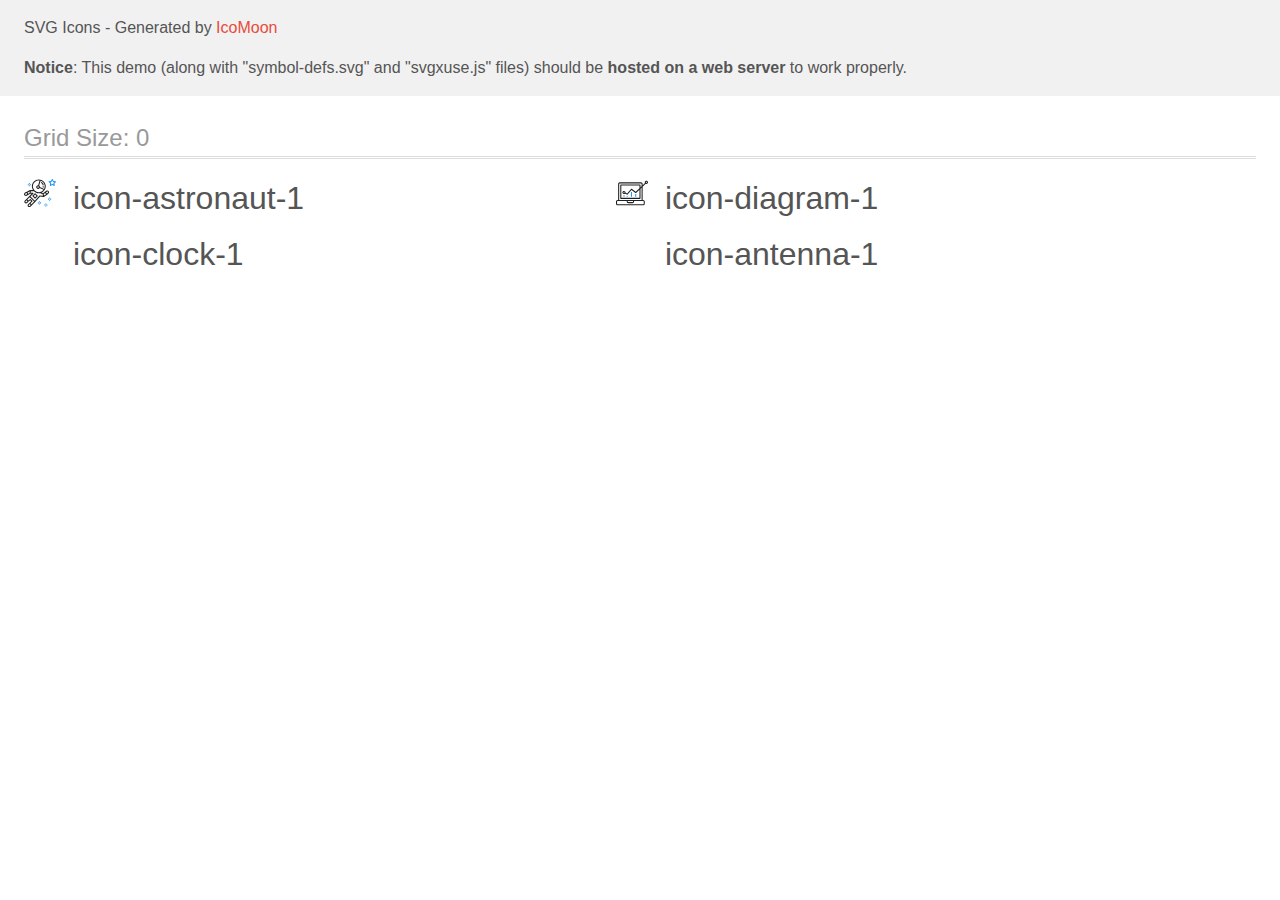
<file: images/astronavt/icomoon (1)/demo-external-svg.html>
<!doctype html>
<html>
<head>
    <title>IcoMoon - SVG Icons</title>
    <meta charset="utf-8">
    <meta name="viewport" content="width=device-width, initial-scale=1">
    <link rel="stylesheet" href="demo-files/demo.css">
    <link rel="stylesheet" href="style.css">
</head>
<body>
<header class="bgc1 clearfix">
<div class="mhl">
    <p>SVG Icons - Generated by <a href="https://icomoon.io/app">IcoMoon</a></p><p><strong>Notice</strong>: This demo (along with "symbol-defs.svg" and "svgxuse.js" files) should be <b>hosted on a web server</b> to work properly.</p>
</div>
</header>
    <div class="clearfix mhl ptl">
        <h1 class="mvm mtn fgc1">Grid Size: 0</h1>
        <div class="glyph fs1">
            <div class="clearfix pbs">
                <svg class="icon icon-astronaut-1"><use xlink:href="symbol-defs.svg#icon-astronaut-1"></use></svg><span class="name"> icon-astronaut-1</span>
            </div>
        </div>
        <div class="glyph fs1">
            <div class="clearfix pbs">
                <svg class="icon icon-diagram-1"><use xlink:href="symbol-defs.svg#icon-diagram-1"></use></svg><span class="name"> icon-diagram-1</span>
            </div>
        </div>
        <div class="glyph fs1">
            <div class="clearfix pbs">
                <svg class="icon icon-clock-1"><use xlink:href="symbol-defs.svg#icon-clock-1"></use></svg><span class="name"> icon-clock-1</span>
            </div>
        </div>
        <div class="glyph fs1">
            <div class="clearfix pbs">
                <svg class="icon icon-antenna-1"><use xlink:href="symbol-defs.svg#icon-antenna-1"></use></svg><span class="name"> icon-antenna-1</span>
            </div>
        </div>
  </div>
<script defer src="svgxuse.js"></script>
</body>
</html>
</file>
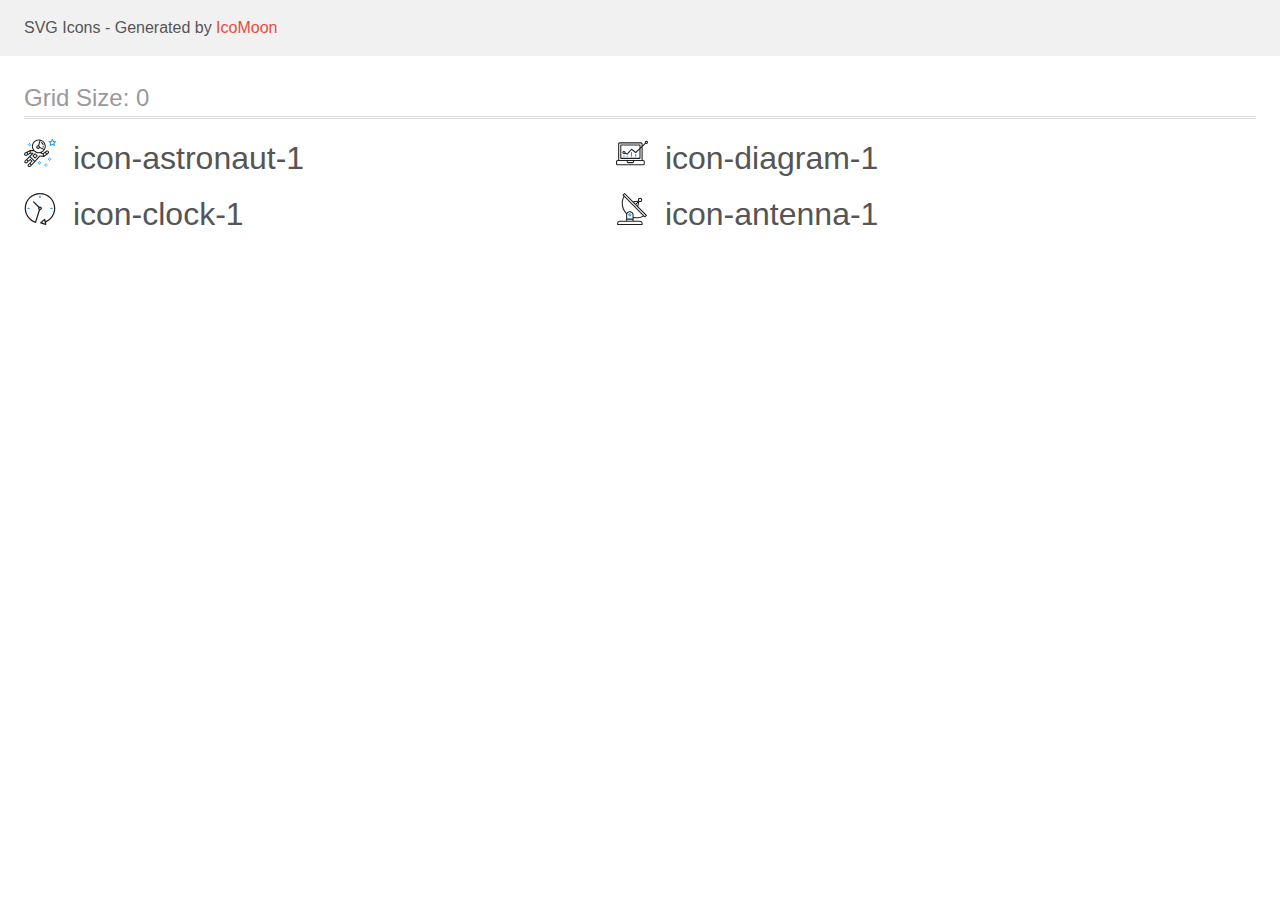
<file: images/astronavt/icomoon (1)/demo.html>
<!doctype html>
<html>
<head>
    <title>IcoMoon - SVG Icons</title>
    <meta charset="utf-8">
    <meta name="viewport" content="width=device-width, initial-scale=1">
    <link rel="stylesheet" href="demo-files/demo.css">
    <link rel="stylesheet" href="style.css">
</head>
<body>
<svg aria-hidden="true" style="position: absolute; width: 0; height: 0; overflow: hidden;" version="1.1" xmlns="http://www.w3.org/2000/svg" xmlns:xlink="http://www.w3.org/1999/xlink">
<defs>
<symbol id="icon-astronaut-1" viewBox="0 0 32 32">
<path fill="#2196f3" style="fill: var(--color1, #2196f3)" d="M31.974 4.524c-0.063-0.193-0.229-0.333-0.43-0.363l-1.91-0.278-0.855-1.731c-0.179-0.365-0.777-0.365-0.956 0l-0.855 1.731-1.91 0.278c-0.201 0.029-0.367 0.17-0.431 0.363-0.062 0.193-0.011 0.405 0.135 0.547l1.383 1.348-0.326 1.903c-0.034 0.2 0.048 0.402 0.212 0.522 0.166 0.121 0.382 0.135 0.562 0.040l1.709-0.899 1.709 0.899c0.078 0.041 0.164 0.061 0.249 0.061 0.11 0 0.221-0.034 0.314-0.102 0.164-0.119 0.246-0.322 0.212-0.522l-0.326-1.903 1.383-1.348c0.145-0.142 0.197-0.354 0.135-0.547zM29.511 5.851c-0.125 0.122-0.183 0.299-0.153 0.472l0.191 1.114-1-0.526c-0.078-0.041-0.163-0.061-0.249-0.061s-0.17 0.020-0.249 0.061l-1.001 0.526 0.191-1.114c0.030-0.173-0.028-0.349-0.153-0.472l-0.81-0.789 1.119-0.163c0.174-0.025 0.324-0.134 0.402-0.292l0.5-1.013 0.5 1.013c0.078 0.157 0.228 0.267 0.402 0.292l1.119 0.163-0.809 0.789z"></path>
<path fill="#2196f3" style="fill: var(--color1, #2196f3)" d="M26.134 20.522h-1.067v1.067h1.067v-1.067z"></path>
<path fill="#2196f3" style="fill: var(--color1, #2196f3)" d="M26.134 22.656h-1.067v1.067h1.067v-1.067z"></path>
<path fill="#2196f3" style="fill: var(--color1, #2196f3)" d="M27.2 21.589h-1.067v1.067h1.067v-1.067z"></path>
<path fill="#2196f3" style="fill: var(--color1, #2196f3)" d="M25.067 21.589h-1.067v1.067h1.067v-1.067z"></path>
<path fill="#2196f3" style="fill: var(--color1, #2196f3)" d="M22.4 26.389h-1.067v1.067h1.067v-1.067z"></path>
<path fill="#2196f3" style="fill: var(--color1, #2196f3)" d="M22.4 28.522h-1.067v1.067h1.067v-1.067z"></path>
<path fill="#2196f3" style="fill: var(--color1, #2196f3)" d="M23.467 27.456h-1.067v1.067h1.067v-1.067z"></path>
<path fill="#2196f3" style="fill: var(--color1, #2196f3)" d="M21.333 27.456h-1.067v1.067h1.067v-1.067z"></path>
<path fill="#2196f3" style="fill: var(--color1, #2196f3)" d="M16 24.256h-1.067v1.067h1.067v-1.067z"></path>
<path fill="#2196f3" style="fill: var(--color1, #2196f3)" d="M16 26.389h-1.067v1.067h1.067v-1.067z"></path>
<path fill="#2196f3" style="fill: var(--color1, #2196f3)" d="M17.067 25.322h-1.067v1.067h1.067v-1.067z"></path>
<path fill="#2196f3" style="fill: var(--color1, #2196f3)" d="M14.933 25.322h-1.067v1.067h1.067v-1.067z"></path>
<path fill="#2196f3" style="fill: var(--color1, #2196f3)" d="M5.867 6.122h-1.067v1.067h1.067v-1.067z"></path>
<path fill="#2196f3" style="fill: var(--color1, #2196f3)" d="M5.867 8.255h-1.067v1.067h1.067v-1.067z"></path>
<path fill="#2196f3" style="fill: var(--color1, #2196f3)" d="M6.933 7.189h-1.067v1.067h1.067v-1.067z"></path>
<path fill="#2196f3" style="fill: var(--color1, #2196f3)" d="M4.8 7.189h-1.067v1.067h1.067v-1.067z"></path>
<path fill="#212121" style="fill: var(--color2, #212121)" d="M24.715 14.159c-0.287-0.388-0.709-0.637-1.188-0.705-0.481-0.068-0.956 0.058-1.34 0.352l-1.252 0.96-1.898 1.417-1.358-0.541c2.421-1.086 4.114-3.508 4.114-6.32 0-3.823-3.123-6.933-6.961-6.933s-6.961 3.11-6.961 6.933c0 1.386 0.414 2.674 1.12 3.758l-2.764-0.024c-0.002 0-0.003 0-0.005 0-0.009 0-0.015 0.004-0.023 0.005-0.053 0.002-0.105 0.013-0.155 0.031-0.013 0.005-0.026 0.008-0.038 0.013-0.006 0.003-0.013 0.003-0.019 0.006l-3.233 1.596c-0.001 0-0.001 0-0.001 0.001l-1.893 0.911c-0.021 0.009-0.042 0.021-0.063 0.035-0.755 0.502-1.012 1.489-0.598 2.295 0.22 0.429 0.595 0.745 1.056 0.889 0.178 0.055 0.359 0.083 0.539 0.083 0.29 0 0.577-0.071 0.839-0.211l1.388-0.738 2.264-1.169 1.357-0.008-5.442 5.416c-0.001 0.001-0.001 0.001-0.002 0.001l-1.339 1.333c-0.316 0.315-0.49 0.732-0.49 1.178s0.174 0.863 0.49 1.179c0.325 0.323 0.752 0.485 1.179 0.485s0.854-0.162 1.18-0.485l1.314-1.309 1.741-1.3 0.901 0.897-1.762 1.754c-0 0.001-0.001 0.001-0.002 0.001l-1.339 1.333c-0.316 0.315-0.49 0.732-0.49 1.178s0.174 0.863 0.49 1.179c0.325 0.323 0.753 0.485 1.18 0.485s0.855-0.162 1.18-0.485l3.482-3.467c0.001-0.001 0.001-0.001 0.001-0.002l1.010-1-0.004-0.004c0.006-0.006 0.015-0.009 0.022-0.015l5.166-5.658 3.471 0.494c0.025 0.004 0.050 0.005 0.075 0.005 0.065 0 0.127-0.015 0.187-0.038 0.018-0.006 0.033-0.015 0.050-0.023 0.019-0.010 0.039-0.015 0.058-0.027l3.213-2.133c0.012-0.008 0.018-0.021 0.029-0.029 0.013-0.010 0.029-0.014 0.041-0.026l1.271-1.191c0.662-0.62 0.753-1.635 0.212-2.362zM2.13 17.77c-0.173 0.093-0.37 0.111-0.558 0.052-0.187-0.058-0.338-0.186-0.427-0.358-0.161-0.314-0.068-0.695 0.214-0.902l1.314-0.632 0.449 1.312-0.992 0.528zM5.628 15.942l-1.548 0.8-0.439-1.283 2.027-1.001-0.040 1.484zM20.727 9.322c0 0.918-0.219 1.785-0.599 2.559l-4.181-1.899c-0.044-0.573-0.341-1.075-0.788-1.388l1.464-4.86c2.378 0.756 4.105 2.974 4.105 5.588zM8.938 9.322c0-3.235 2.644-5.867 5.894-5.867 0.253 0 0.5 0.021 0.745 0.052l-1.432 4.754c-0.019-0.001-0.037-0.006-0.057-0.006-1.033 0-1.873 0.837-1.873 1.867s0.84 1.867 1.873 1.867c0.694 0 1.294-0.383 1.618-0.945l3.862 1.755c-1.075 1.446-2.795 2.39-4.737 2.39-3.25 0-5.894-2.632-5.894-5.867zM14.894 10.122c0 0.441-0.362 0.8-0.806 0.8s-0.806-0.359-0.806-0.8c0-0.441 0.362-0.8 0.806-0.8s0.806 0.359 0.806 0.8zM2.465 25.146c-0.236 0.234-0.619 0.234-0.854 0.001-0.114-0.114-0.176-0.263-0.176-0.423s0.062-0.309 0.176-0.421l0.962-0.958 0.851 0.848-0.959 0.955zM5.679 28.88c-0.236 0.234-0.619 0.235-0.855 0.001-0.114-0.114-0.176-0.263-0.176-0.423s0.062-0.309 0.176-0.421l0.963-0.959 0.852 0.848-0.96 0.955zM9.16 25.411c-0.001 0-0.001 0-0.002 0.001l-1.765 1.76-0.852-0.848 1.763-1.755c0 0 0 0 0-0s0.001-0.001 0.002-0.001c0.040-0.040 0.065-0.088 0.090-0.135 0.007-0.014 0.020-0.026 0.026-0.040 0.017-0.041 0.019-0.085 0.026-0.129 0.003-0.025 0.014-0.047 0.014-0.073 0-0.036-0.013-0.070-0.020-0.106-0.006-0.032-0.006-0.065-0.019-0.095-0.020-0.050-0.055-0.094-0.091-0.138-0.010-0.012-0.014-0.027-0.025-0.038 0 0 0 0-0.001 0s-0.001-0.002-0.001-0.002l-1.607-1.6c-0.017-0.017-0.039-0.024-0.058-0.038-0.028-0.022-0.055-0.042-0.087-0.058-0.030-0.015-0.061-0.024-0.093-0.033-0.034-0.010-0.067-0.017-0.103-0.020-0.033-0.002-0.063 0.001-0.095 0.005-0.036 0.004-0.069 0.009-0.104 0.020-0.034 0.011-0.063 0.027-0.094 0.045-0.020 0.011-0.042 0.015-0.061 0.029l-1.773 1.324-0.901-0.897 2.399-2.386 4.361 4.289-0.928 0.919zM15.979 18.394c-0.015-0.002-0.030 0.004-0.045 0.003-0.039-0.002-0.076 0.001-0.115 0.007-0.030 0.005-0.059 0.011-0.088 0.021-0.034 0.012-0.065 0.028-0.097 0.047-0.030 0.018-0.057 0.037-0.083 0.061-0.013 0.011-0.028 0.017-0.040 0.029l-4.698 5.146-4.328-4.257 2.833-2.818c0.209-0.208 0.21-0.546 0.002-0.755-0.105-0.105-0.243-0.157-0.381-0.156v-0.001l-2.219 0.013 0.028-1.607 3.104 0.027c1.265 1.294 3.029 2.101 4.981 2.101 0.437 0 0.864-0.045 1.279-0.123 0.040 0.032 0.079 0.065 0.13 0.085l2.41 0.96 0.331 1.644-3.003-0.427zM20.020 18.572l-0.313-1.558 1.446-1.080 0.947 1.257-2.080 1.381zM23.774 15.741l-0.838 0.785-0.931-1.236 0.831-0.637c0.155-0.119 0.351-0.168 0.543-0.143 0.193 0.027 0.364 0.128 0.48 0.284 0.217 0.292 0.18 0.699-0.085 0.947z"></path>
<path fill="#212121" style="fill: var(--color2, #212121)" d="M13.602 18.544l-2.143-2.133c-0.207-0.207-0.545-0.207-0.753 0l-2.142 2.133c-0.1 0.101-0.157 0.236-0.157 0.378s0.056 0.278 0.157 0.378l2.142 2.133c0.104 0.103 0.241 0.155 0.377 0.155s0.273-0.052 0.376-0.155l2.143-2.133c0.1-0.1 0.157-0.236 0.157-0.378s-0.057-0.278-0.157-0.378zM11.083 20.303l-1.387-1.381 1.387-1.381 1.387 1.381-1.387 1.381z"></path>
<path fill="#212121" style="fill: var(--color2, #212121)" d="M17.164 5.071l-0.258 1.036c0.071 0.018 1.738 0.452 1.738 2.149h1.067c-0-2.017-1.666-2.965-2.547-3.185z"></path>
<path fill="#212121" style="fill: var(--color2, #212121)" d="M19.711 9.322h-1.067v1.067h1.067v-1.067z"></path>
</symbol>
<symbol id="icon-diagram-1" viewBox="0 0 32 32">
<path fill="#2196f3" style="fill: var(--color1, #2196f3)" d="M14.926 14.965h1.066v4.798h-1.066v-4.797z"></path>
<path fill="#2196f3" style="fill: var(--color1, #2196f3)" d="M19.19 17.097h1.066v2.665h-1.066v-2.665z"></path>
<path fill="#2196f3" style="fill: var(--color1, #2196f3)" d="M10.661 18.696h1.066v1.066h-1.066v-1.066z"></path>
<path fill="#2196f3" style="fill: var(--color1, #2196f3)" d="M7.463 18.163h1.066v1.599h-1.066v-1.599z"></path>
<path fill="#212121" style="fill: var(--color2, #212121)" d="M1.599 28.291h25.587c0.883 0 1.599-0.716 1.599-1.599v-2.132c0-0.883-0.716-1.599-1.599-1.599h-0.533v-13.293l3.028-2.868c0.703 0.346 1.553 0.136 2.013-0.499s0.396-1.508-0.152-2.068-1.42-0.644-2.065-0.198c-0.644 0.446-0.873 1.292-0.542 2.002l-2.281 2.163v-1.23c0-0.883-0.716-1.599-1.599-1.599h-21.322c-0.883 0-1.599 0.716-1.599 1.599v15.992h-0.533c-0.883 0-1.599 0.716-1.599 1.599v2.132c0 0.883 0.716 1.599 1.599 1.599zM30.384 4.837c0.294 0 0.533 0.239 0.533 0.533s-0.239 0.533-0.533 0.533c-0.294 0-0.533-0.239-0.533-0.533s0.239-0.533 0.533-0.533zM3.198 6.969c0-0.294 0.239-0.533 0.533-0.533h21.322c0.294 0 0.533 0.239 0.533 0.533v2.239l-1.066 1.013v-2.186c0-0.294-0.239-0.533-0.533-0.533h-19.19c-0.294 0-0.533 0.239-0.533 0.533v13.326c0 0.294 0.239 0.533 0.533 0.533h19.19c0.294 0 0.533-0.239 0.533-0.533v-9.674l1.066-1.010v12.284h-22.388v-15.992zM7.996 13.899c-0.721-0.002-1.354 0.478-1.546 1.174s0.105 1.433 0.725 1.801c0.62 0.368 1.41 0.276 1.928-0.226l1.853 0.93c0.215 0.108 0.476 0.057 0.636-0.123l3.939-4.431 3.872 2.901c0.208 0.156 0.498 0.139 0.686-0.039l3.365-3.188v8.131h-18.124v-12.26h18.124v2.66l-3.771 3.572-3.904-2.927c-0.222-0.166-0.534-0.135-0.718 0.072l-3.993 4.493-1.493-0.746c0.011-0.064 0.018-0.129 0.020-0.193 0-0.883-0.716-1.599-1.599-1.599zM8.529 15.498c0 0.294-0.239 0.533-0.533 0.533s-0.533-0.239-0.533-0.533c0-0.294 0.239-0.533 0.533-0.533s0.533 0.239 0.533 0.533zM11.727 24.027h5.331v0.533c0 0.294-0.239 0.533-0.533 0.533h-4.264c-0.294 0-0.533-0.239-0.533-0.533v-0.533zM1.066 24.56c0-0.294 0.239-0.533 0.533-0.533h9.062v0.533c0 0.883 0.716 1.599 1.599 1.599h4.264c0.883 0 1.599-0.716 1.599-1.599v-0.533h9.062c0.294 0 0.533 0.239 0.533 0.533v2.132c0 0.294-0.239 0.533-0.533 0.533h-25.587c-0.294 0-0.533-0.239-0.533-0.533v-2.132z"></path>
</symbol>
<symbol id="icon-clock-1" viewBox="0 0 32 32">
<path fill="#212121" style="fill: var(--color2, #212121)" d="M31.297 15.301c-0.002-8.452-6.855-15.303-15.308-15.301s-15.303 6.855-15.301 15.308c0.001 6.658 4.307 12.551 10.649 14.576 0.061 0.019 0.124 0.029 0.187 0.029 0.121-0 0.239-0.032 0.342-0.094 0.135-0.080 0.236-0.207 0.283-0.356l3.865-12.25c1.057-0.005 1.909-0.866 1.903-1.923s-0.866-1.909-1.923-1.903c-0.284 0.001-0.565 0.067-0.82 0.191l-5.106-5.107c-0.253-0.245-0.657-0.238-0.902 0.016-0.239 0.247-0.239 0.639 0 0.886l5.103 5.109c-0.392 0.799-0.168 1.764 0.536 2.309l-3.683 11.673c-7.278-2.681-11.004-10.754-8.323-18.032s10.754-11.004 18.032-8.323 11.004 10.754 8.323 18.032c-1.31 3.556-4.001 6.431-7.462 7.973l-0.398-1.874c-0.073-0.344-0.411-0.565-0.756-0.492-0.109 0.023-0.209 0.074-0.292 0.148l-3.837 3.426c-0.263 0.234-0.287 0.637-0.052 0.9 0.076 0.085 0.174 0.149 0.283 0.184l4.899 1.563c0.335 0.108 0.694-0.077 0.802-0.412 0.034-0.106 0.040-0.219 0.017-0.328l-0.391-1.839c5.664-2.388 9.342-7.942 9.329-14.089zM15.992 14.664c0.352 0 0.638 0.286 0.638 0.638s-0.286 0.638-0.638 0.638c-0.352 0-0.638-0.285-0.638-0.638s0.285-0.638 0.638-0.638zM18.093 29.528l2.184-1.948 0.603 2.84-2.787-0.892z"></path>
<path fill="#2196f3" style="fill: var(--color1, #2196f3)" d="M15.354 3.185v1.275c0 0.352 0.285 0.638 0.638 0.638s0.638-0.285 0.638-0.638v-1.275c0-0.352-0.286-0.638-0.638-0.638s-0.638 0.286-0.638 0.638z"></path>
<path fill="#2196f3" style="fill: var(--color1, #2196f3)" d="M3.876 14.664c-0.352 0-0.638 0.286-0.638 0.638s0.285 0.638 0.638 0.638h1.275c0.352 0 0.638-0.285 0.638-0.638s-0.285-0.638-0.638-0.638h-1.275z"></path>
<path fill="#2196f3" style="fill: var(--color1, #2196f3)" d="M28.108 15.939c0.352 0 0.638-0.285 0.638-0.638s-0.285-0.638-0.638-0.638h-1.275c-0.352 0-0.638 0.286-0.638 0.638s0.286 0.638 0.638 0.638h1.275z"></path>
</symbol>
<symbol id="icon-antenna-1" viewBox="0 0 32 32">
<path fill="#212121" style="fill: var(--color2, #212121)" d="M30.773 22.098l-8.443-8.505 0.937-4.615c0.242 0.094 0.499 0.144 0.758 0.146h0.006c1.192 0.014 2.17-0.941 2.184-2.133s-0.941-2.17-2.133-2.184c-1.192-0.014-2.17 0.941-2.184 2.133-0.003 0.255 0.039 0.509 0.125 0.749l-4.96 0.605-8.091-8.133c-0.099-0.101-0.235-0.159-0.377-0.16-0.14 0.001-0.274 0.056-0.373 0.155l-1.513 1.504c-0.208 0.208-0.208 0.546 0 0.754l0.814 0.826c-3.153 5.798-2.129 12.978 2.519 17.663 0.043 0.041 0.092 0.074 0.146 0.098-0.034 0.18-0.051 0.364-0.052 0.547v6.187h-6.4c-1.472 0.002-2.665 1.195-2.667 2.667v1.067c0 0.295 0.239 0.533 0.533 0.533h24.533c0.295 0 0.533-0.239 0.533-0.533v-1.067c-0.002-1.472-1.195-2.665-2.667-2.667h-6.4v-2.742c1.003 0.21 2.024 0.317 3.049 0.32 2.458-0.003 4.877-0.615 7.040-1.783l0.818 0.823c0.099 0.101 0.235 0.159 0.377 0.16 0.14-0.001 0.274-0.056 0.373-0.155l1.513-1.504c0.208-0.208 0.208-0.546 0-0.754zM23.28 6.233c0.418-0.415 1.093-0.414 1.508 0.004s0.414 1.093-0.004 1.508c-0.2 0.199-0.47 0.31-0.752 0.31h-0.003c-0.589-0.003-1.064-0.483-1.061-1.072 0.002-0.282 0.115-0.552 0.314-0.751h-0.002zM22.024 9.738l-0.598 2.946-1.175-1.182 1.774-1.763zM21.419 8.836l-1.92 1.909-1.485-1.493 3.405-0.415zM24.004 28.8c0.884 0 1.6 0.716 1.6 1.6v0.533h-23.467v-0.533c0-0.884 0.716-1.6 1.6-1.6h20.267zM16.537 26.667v1.067h-5.333v-1.067h5.333zM11.204 25.6v-4.053c0-1.294 1.196-2.347 2.667-2.347s2.667 1.053 2.667 2.347v4.053h-5.333zM17.604 23.904v-2.357c0-1.882-1.675-3.413-3.733-3.413-1.331-0.020-2.576 0.657-3.281 1.786-4.058-4.274-4.971-10.645-2.279-15.887l18.602 18.708c-2.872 1.461-6.165 1.873-9.309 1.163zM28.893 23.22l-21.057-21.181 0.755-0.752 7.935 7.98c0.004 0 0.006 0.007 0.010 0.010l13.115 13.191-0.757 0.752z"></path>
<path fill="#2196f3" style="fill: var(--color1, #2196f3)" d="M13.876 20.267h-0.005c-0.884-0.001-1.601 0.714-1.602 1.598s0.714 1.601 1.598 1.602h0.005c0.884 0.001 1.601-0.714 1.602-1.598s-0.714-1.601-1.598-1.602zM14.249 22.245c-0.1 0.1-0.236 0.156-0.378 0.155-0.295-0.002-0.532-0.242-0.531-0.536 0.001-0.141 0.057-0.276 0.157-0.375s0.233-0.154 0.373-0.155c0.295 0.002 0.532 0.241 0.53 0.536-0.001 0.141-0.057 0.276-0.157 0.375h0.005z"></path>
</symbol>
</defs>
</svg>

<header class="bgc1 clearfix">
<div class="mhl">
    <p>SVG Icons - Generated by <a href="https://icomoon.io/app">IcoMoon</a></p>
</div>
</header>
    <div class="clearfix mhl ptl">
        <h1 class="mvm mtn fgc1">Grid Size: 0</h1>
        <div class="glyph fs1">
            <div class="clearfix pbs">
                <svg class="icon icon-astronaut-1"><use xlink:href="#icon-astronaut-1"></use></svg><span class="name"> icon-astronaut-1</span>
            </div>
        </div>
        <div class="glyph fs1">
            <div class="clearfix pbs">
                <svg class="icon icon-diagram-1"><use xlink:href="#icon-diagram-1"></use></svg><span class="name"> icon-diagram-1</span>
            </div>
        </div>
        <div class="glyph fs1">
            <div class="clearfix pbs">
                <svg class="icon icon-clock-1"><use xlink:href="#icon-clock-1"></use></svg><span class="name"> icon-clock-1</span>
            </div>
        </div>
        <div class="glyph fs1">
            <div class="clearfix pbs">
                <svg class="icon icon-antenna-1"><use xlink:href="#icon-antenna-1"></use></svg><span class="name"> icon-antenna-1</span>
            </div>
        </div>
  </div>
<script defer src="svgxuse.js"></script>
</body>
</html>
</file>
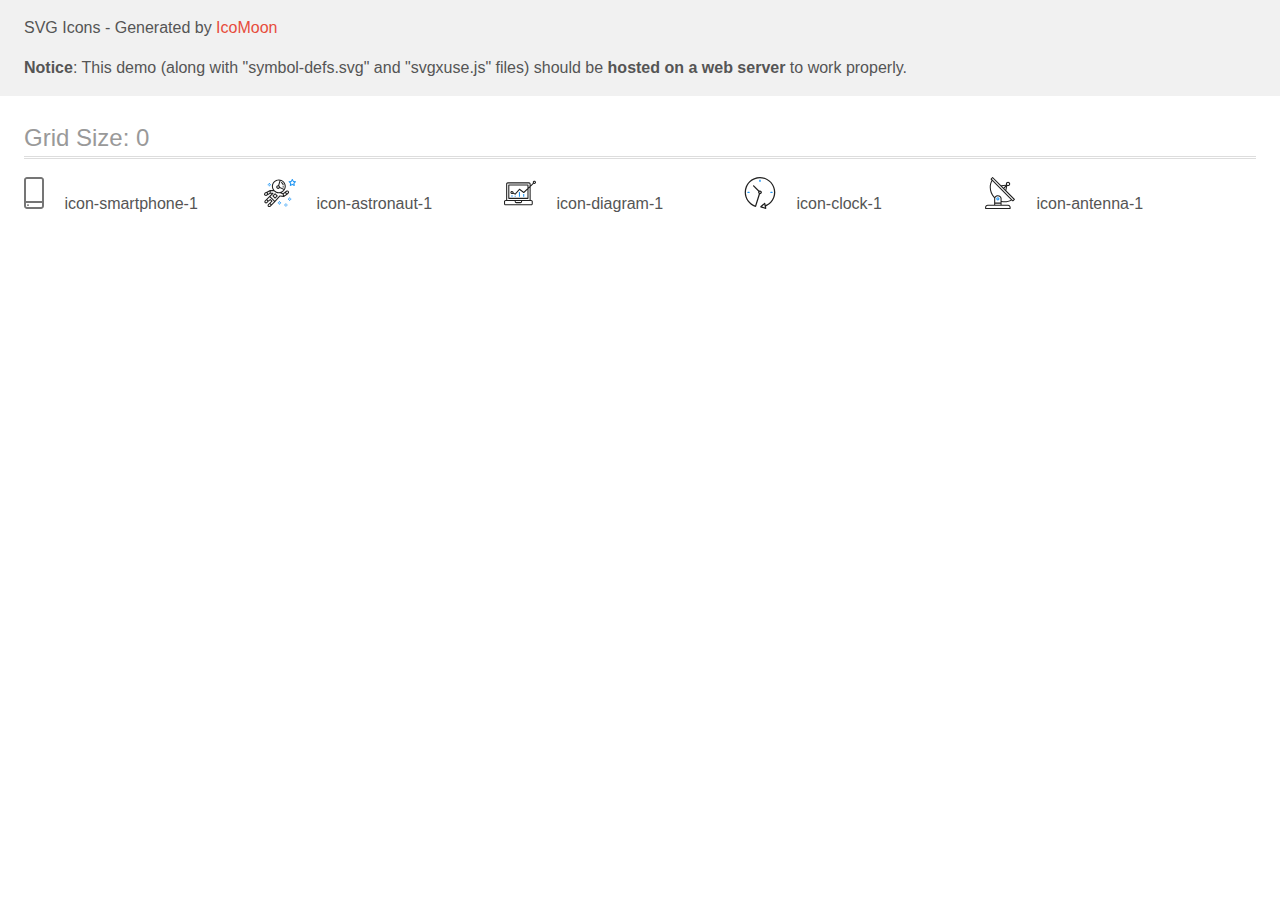
<file: images/astronavt/smartphone/demo-external-svg.html>
<!doctype html>
<html>
<head>
    <title>IcoMoon - SVG Icons</title>
    <meta charset="utf-8">
    <meta name="viewport" content="width=device-width, initial-scale=1">
    <link rel="stylesheet" href="demo-files/demo.css">
    <link rel="stylesheet" href="style.css">
</head>
<body>
<header class="bgc1 clearfix">
<div class="mhl">
    <p>SVG Icons - Generated by <a href="https://icomoon.io/app">IcoMoon</a></p><p><strong>Notice</strong>: This demo (along with "symbol-defs.svg" and "svgxuse.js" files) should be <b>hosted on a web server</b> to work properly.</p>
</div>
</header>
    <div class="clearfix mhl ptl">
        <h1 class="mvm mtn fgc1">Grid Size: 0</h1>
        <div class="glyph fs1">
            <div class="clearfix pbs">
                <svg class="icon icon-smartphone-1"><use xlink:href="symbol-defs.svg#icon-smartphone-1"></use></svg><span class="name"> icon-smartphone-1</span>
            </div>
        </div>
        <div class="glyph fs1">
            <div class="clearfix pbs">
                <svg class="icon icon-astronaut-1"><use xlink:href="symbol-defs.svg#icon-astronaut-1"></use></svg><span class="name"> icon-astronaut-1</span>
            </div>
        </div>
        <div class="glyph fs1">
            <div class="clearfix pbs">
                <svg class="icon icon-diagram-1"><use xlink:href="symbol-defs.svg#icon-diagram-1"></use></svg><span class="name"> icon-diagram-1</span>
            </div>
        </div>
        <div class="glyph fs1">
            <div class="clearfix pbs">
                <svg class="icon icon-clock-1"><use xlink:href="symbol-defs.svg#icon-clock-1"></use></svg><span class="name"> icon-clock-1</span>
            </div>
        </div>
        <div class="glyph fs1">
            <div class="clearfix pbs">
                <svg class="icon icon-antenna-1"><use xlink:href="symbol-defs.svg#icon-antenna-1"></use></svg><span class="name"> icon-antenna-1</span>
            </div>
        </div>
  </div>
<script defer src="svgxuse.js"></script>
</body>
</html>
</file>
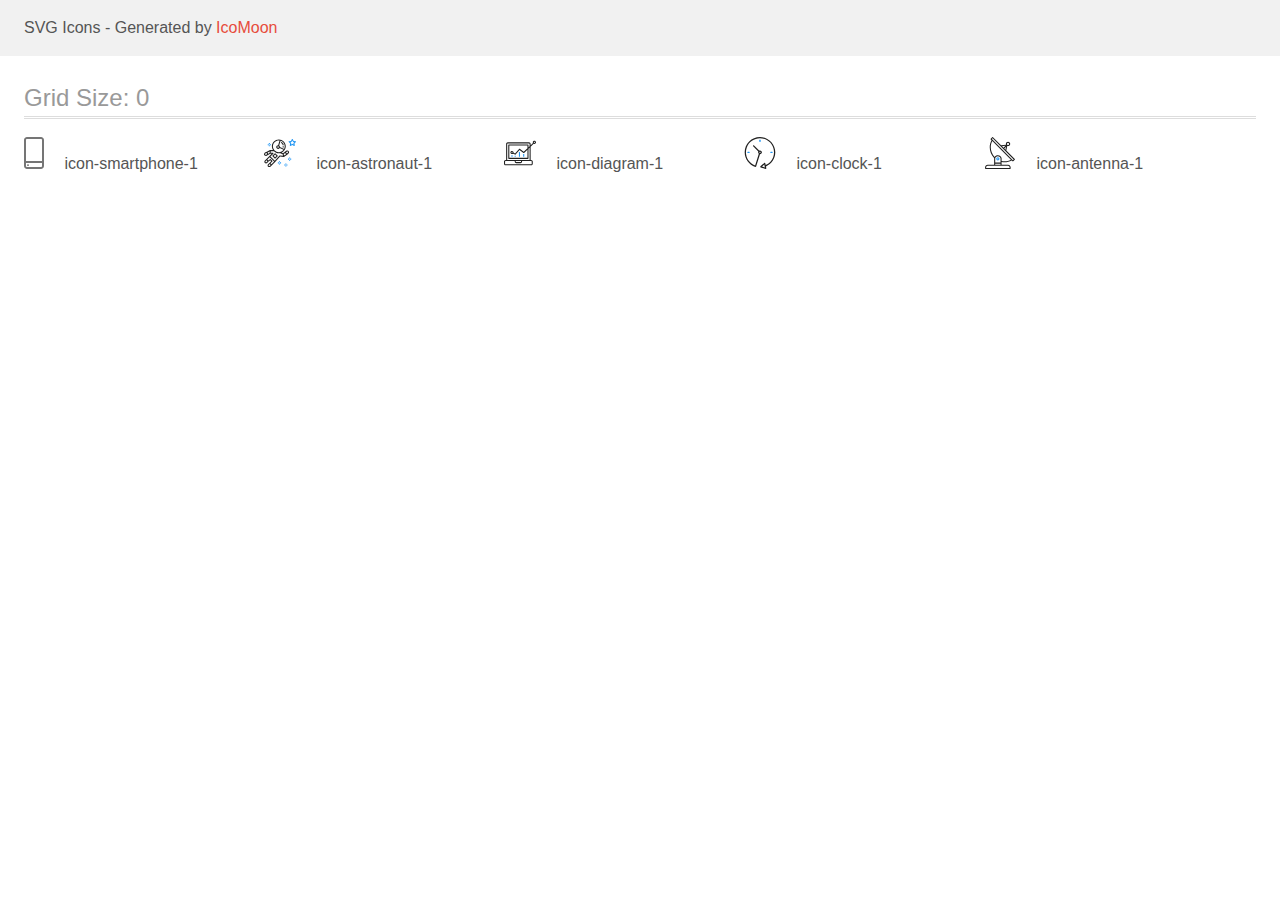
<file: images/astronavt/smartphone/demo.html>
<!doctype html>
<html>
<head>
    <title>IcoMoon - SVG Icons</title>
    <meta charset="utf-8">
    <meta name="viewport" content="width=device-width, initial-scale=1">
    <link rel="stylesheet" href="demo-files/demo.css">
    <link rel="stylesheet" href="style.css">
</head>
<body>
<svg aria-hidden="true" style="position: absolute; width: 0; height: 0; overflow: hidden;" version="1.1" xmlns="http://www.w3.org/2000/svg" xmlns:xlink="http://www.w3.org/1999/xlink">
<defs>
<symbol id="icon-smartphone-1" viewBox="0 0 20 32">
<path fill="#757575" style="fill: var(--color1, #757575)" d="M17 0h-14c-1.654 0-3 1.346-3 3v26c0 1.654 1.346 3 3 3h14c1.654 0 3-1.346 3-3v-26c0-1.654-1.346-3-3-3zM3 2h14c0.552 0 1 0.448 1 1v21h-16v-21c0-0.552 0.448-1 1-1zM17 30h-14c-0.552 0-1-0.448-1-1v-3h16v3c0 0.552-0.448 1-1 1z"></path>
<path fill="#757575" style="fill: var(--color1, #757575)" d="M4.707 27.478c0.391 0.365 0.391 0.956 0 1.321s-1.024 0.365-1.414 0c-0.391-0.365-0.391-0.956 0-1.321s1.024-0.365 1.414 0z"></path>
</symbol>
<symbol id="icon-astronaut-1" viewBox="0 0 32 32">
<path fill="#2196f3" style="fill: var(--color2, #2196f3)" d="M31.974 4.524c-0.063-0.193-0.229-0.333-0.43-0.363l-1.91-0.278-0.855-1.731c-0.179-0.365-0.777-0.365-0.956 0l-0.855 1.731-1.91 0.278c-0.201 0.029-0.367 0.17-0.431 0.363-0.062 0.193-0.011 0.405 0.135 0.547l1.383 1.348-0.326 1.903c-0.034 0.2 0.048 0.402 0.212 0.522 0.166 0.121 0.382 0.135 0.562 0.040l1.709-0.899 1.709 0.899c0.078 0.041 0.164 0.061 0.249 0.061 0.11 0 0.221-0.034 0.314-0.102 0.164-0.119 0.246-0.322 0.212-0.522l-0.326-1.903 1.383-1.348c0.145-0.142 0.197-0.354 0.135-0.547zM29.511 5.851c-0.125 0.122-0.183 0.299-0.153 0.472l0.191 1.114-1-0.526c-0.078-0.041-0.163-0.061-0.249-0.061s-0.17 0.020-0.249 0.061l-1.001 0.526 0.191-1.114c0.030-0.173-0.028-0.349-0.153-0.472l-0.81-0.789 1.119-0.163c0.174-0.025 0.324-0.134 0.402-0.292l0.5-1.013 0.5 1.013c0.078 0.157 0.228 0.267 0.402 0.292l1.119 0.163-0.809 0.789z"></path>
<path fill="#2196f3" style="fill: var(--color2, #2196f3)" d="M26.134 20.522h-1.067v1.067h1.067v-1.067z"></path>
<path fill="#2196f3" style="fill: var(--color2, #2196f3)" d="M26.134 22.656h-1.067v1.067h1.067v-1.067z"></path>
<path fill="#2196f3" style="fill: var(--color2, #2196f3)" d="M27.2 21.589h-1.067v1.067h1.067v-1.067z"></path>
<path fill="#2196f3" style="fill: var(--color2, #2196f3)" d="M25.067 21.589h-1.067v1.067h1.067v-1.067z"></path>
<path fill="#2196f3" style="fill: var(--color2, #2196f3)" d="M22.4 26.389h-1.067v1.067h1.067v-1.067z"></path>
<path fill="#2196f3" style="fill: var(--color2, #2196f3)" d="M22.4 28.522h-1.067v1.067h1.067v-1.067z"></path>
<path fill="#2196f3" style="fill: var(--color2, #2196f3)" d="M23.467 27.456h-1.067v1.067h1.067v-1.067z"></path>
<path fill="#2196f3" style="fill: var(--color2, #2196f3)" d="M21.333 27.456h-1.067v1.067h1.067v-1.067z"></path>
<path fill="#2196f3" style="fill: var(--color2, #2196f3)" d="M16 24.256h-1.067v1.067h1.067v-1.067z"></path>
<path fill="#2196f3" style="fill: var(--color2, #2196f3)" d="M16 26.389h-1.067v1.067h1.067v-1.067z"></path>
<path fill="#2196f3" style="fill: var(--color2, #2196f3)" d="M17.067 25.322h-1.067v1.067h1.067v-1.067z"></path>
<path fill="#2196f3" style="fill: var(--color2, #2196f3)" d="M14.933 25.322h-1.067v1.067h1.067v-1.067z"></path>
<path fill="#2196f3" style="fill: var(--color2, #2196f3)" d="M5.867 6.122h-1.067v1.067h1.067v-1.067z"></path>
<path fill="#2196f3" style="fill: var(--color2, #2196f3)" d="M5.867 8.255h-1.067v1.067h1.067v-1.067z"></path>
<path fill="#2196f3" style="fill: var(--color2, #2196f3)" d="M6.933 7.189h-1.067v1.067h1.067v-1.067z"></path>
<path fill="#2196f3" style="fill: var(--color2, #2196f3)" d="M4.8 7.189h-1.067v1.067h1.067v-1.067z"></path>
<path fill="#212121" style="fill: var(--color3, #212121)" d="M24.715 14.159c-0.287-0.388-0.709-0.637-1.188-0.705-0.481-0.068-0.956 0.058-1.34 0.352l-1.252 0.96-1.898 1.417-1.358-0.541c2.421-1.086 4.114-3.508 4.114-6.32 0-3.823-3.123-6.933-6.961-6.933s-6.961 3.11-6.961 6.933c0 1.386 0.414 2.674 1.12 3.758l-2.764-0.024c-0.002 0-0.003 0-0.005 0-0.009 0-0.015 0.004-0.023 0.005-0.053 0.002-0.105 0.013-0.155 0.031-0.013 0.005-0.026 0.008-0.038 0.013-0.006 0.003-0.013 0.003-0.019 0.006l-3.233 1.596c-0.001 0-0.001 0-0.001 0.001l-1.893 0.911c-0.021 0.009-0.042 0.021-0.063 0.035-0.755 0.502-1.012 1.489-0.598 2.295 0.22 0.429 0.595 0.745 1.056 0.889 0.178 0.055 0.359 0.083 0.539 0.083 0.29 0 0.577-0.071 0.839-0.211l1.388-0.738 2.264-1.169 1.357-0.008-5.442 5.416c-0.001 0.001-0.001 0.001-0.002 0.001l-1.339 1.333c-0.316 0.315-0.49 0.732-0.49 1.178s0.174 0.863 0.49 1.179c0.325 0.323 0.752 0.485 1.179 0.485s0.854-0.162 1.18-0.485l1.314-1.309 1.741-1.3 0.901 0.897-1.762 1.754c-0 0.001-0.001 0.001-0.002 0.001l-1.339 1.333c-0.316 0.315-0.49 0.732-0.49 1.178s0.174 0.863 0.49 1.179c0.325 0.323 0.753 0.485 1.18 0.485s0.855-0.162 1.18-0.485l3.482-3.467c0.001-0.001 0.001-0.001 0.001-0.002l1.010-1-0.004-0.004c0.006-0.006 0.015-0.009 0.022-0.015l5.166-5.658 3.471 0.494c0.025 0.004 0.050 0.005 0.075 0.005 0.065 0 0.127-0.015 0.187-0.038 0.018-0.006 0.033-0.015 0.050-0.023 0.019-0.010 0.039-0.015 0.058-0.027l3.213-2.133c0.012-0.008 0.018-0.021 0.029-0.029 0.013-0.010 0.029-0.014 0.041-0.026l1.271-1.191c0.662-0.62 0.753-1.635 0.212-2.362zM2.13 17.77c-0.173 0.093-0.37 0.111-0.558 0.052-0.187-0.058-0.338-0.186-0.427-0.358-0.161-0.314-0.068-0.695 0.214-0.902l1.314-0.632 0.449 1.312-0.992 0.528zM5.628 15.942l-1.548 0.8-0.439-1.283 2.027-1.001-0.040 1.484zM20.727 9.322c0 0.918-0.219 1.785-0.599 2.559l-4.181-1.899c-0.044-0.573-0.341-1.075-0.788-1.388l1.464-4.86c2.378 0.756 4.105 2.974 4.105 5.588zM8.938 9.322c0-3.235 2.644-5.867 5.894-5.867 0.253 0 0.5 0.021 0.745 0.052l-1.432 4.754c-0.019-0.001-0.037-0.006-0.057-0.006-1.033 0-1.873 0.837-1.873 1.867s0.84 1.867 1.873 1.867c0.694 0 1.294-0.383 1.618-0.945l3.862 1.755c-1.075 1.446-2.795 2.39-4.737 2.39-3.25 0-5.894-2.632-5.894-5.867zM14.894 10.122c0 0.441-0.362 0.8-0.806 0.8s-0.806-0.359-0.806-0.8c0-0.441 0.362-0.8 0.806-0.8s0.806 0.359 0.806 0.8zM2.465 25.146c-0.236 0.234-0.619 0.234-0.854 0.001-0.114-0.114-0.176-0.263-0.176-0.423s0.062-0.309 0.176-0.421l0.962-0.958 0.851 0.848-0.959 0.955zM5.679 28.88c-0.236 0.234-0.619 0.235-0.855 0.001-0.114-0.114-0.176-0.263-0.176-0.423s0.062-0.309 0.176-0.421l0.963-0.959 0.852 0.848-0.96 0.955zM9.16 25.411c-0.001 0-0.001 0-0.002 0.001l-1.765 1.76-0.852-0.848 1.763-1.755c0 0 0 0 0-0s0.001-0.001 0.002-0.001c0.040-0.040 0.065-0.088 0.090-0.135 0.007-0.014 0.020-0.026 0.026-0.040 0.017-0.041 0.019-0.085 0.026-0.129 0.003-0.025 0.014-0.047 0.014-0.073 0-0.036-0.013-0.070-0.020-0.106-0.006-0.032-0.006-0.065-0.019-0.095-0.020-0.050-0.055-0.094-0.091-0.138-0.010-0.012-0.014-0.027-0.025-0.038 0 0 0 0-0.001 0s-0.001-0.002-0.001-0.002l-1.607-1.6c-0.017-0.017-0.039-0.024-0.058-0.038-0.028-0.022-0.055-0.042-0.087-0.058-0.030-0.015-0.061-0.024-0.093-0.033-0.034-0.010-0.067-0.017-0.103-0.020-0.033-0.002-0.063 0.001-0.095 0.005-0.036 0.004-0.069 0.009-0.104 0.020-0.034 0.011-0.063 0.027-0.094 0.045-0.020 0.011-0.042 0.015-0.061 0.029l-1.773 1.324-0.901-0.897 2.399-2.386 4.361 4.289-0.928 0.919zM15.979 18.394c-0.015-0.002-0.030 0.004-0.045 0.003-0.039-0.002-0.076 0.001-0.115 0.007-0.030 0.005-0.059 0.011-0.088 0.021-0.034 0.012-0.065 0.028-0.097 0.047-0.030 0.018-0.057 0.037-0.083 0.061-0.013 0.011-0.028 0.017-0.040 0.029l-4.698 5.146-4.328-4.257 2.833-2.818c0.209-0.208 0.21-0.546 0.002-0.755-0.105-0.105-0.243-0.157-0.381-0.156v-0.001l-2.219 0.013 0.028-1.607 3.104 0.027c1.265 1.294 3.029 2.101 4.981 2.101 0.437 0 0.864-0.045 1.279-0.123 0.040 0.032 0.079 0.065 0.13 0.085l2.41 0.96 0.331 1.644-3.003-0.427zM20.020 18.572l-0.313-1.558 1.446-1.080 0.947 1.257-2.080 1.381zM23.774 15.741l-0.838 0.785-0.931-1.236 0.831-0.637c0.155-0.119 0.351-0.168 0.543-0.143 0.193 0.027 0.364 0.128 0.48 0.284 0.217 0.292 0.18 0.699-0.085 0.947z"></path>
<path fill="#212121" style="fill: var(--color3, #212121)" d="M13.602 18.544l-2.143-2.133c-0.207-0.207-0.545-0.207-0.753 0l-2.142 2.133c-0.1 0.101-0.157 0.236-0.157 0.378s0.056 0.278 0.157 0.378l2.142 2.133c0.104 0.103 0.241 0.155 0.377 0.155s0.273-0.052 0.376-0.155l2.143-2.133c0.1-0.1 0.157-0.236 0.157-0.378s-0.057-0.278-0.157-0.378zM11.083 20.303l-1.387-1.381 1.387-1.381 1.387 1.381-1.387 1.381z"></path>
<path fill="#212121" style="fill: var(--color3, #212121)" d="M17.164 5.071l-0.258 1.036c0.071 0.018 1.738 0.452 1.738 2.149h1.067c-0-2.017-1.666-2.965-2.547-3.185z"></path>
<path fill="#212121" style="fill: var(--color3, #212121)" d="M19.711 9.322h-1.067v1.067h1.067v-1.067z"></path>
</symbol>
<symbol id="icon-diagram-1" viewBox="0 0 32 32">
<path fill="#2196f3" style="fill: var(--color2, #2196f3)" d="M14.926 14.965h1.066v4.798h-1.066v-4.797z"></path>
<path fill="#2196f3" style="fill: var(--color2, #2196f3)" d="M19.19 17.097h1.066v2.665h-1.066v-2.665z"></path>
<path fill="#2196f3" style="fill: var(--color2, #2196f3)" d="M10.661 18.696h1.066v1.066h-1.066v-1.066z"></path>
<path fill="#2196f3" style="fill: var(--color2, #2196f3)" d="M7.463 18.163h1.066v1.599h-1.066v-1.599z"></path>
<path fill="#212121" style="fill: var(--color3, #212121)" d="M1.599 28.291h25.587c0.883 0 1.599-0.716 1.599-1.599v-2.132c0-0.883-0.716-1.599-1.599-1.599h-0.533v-13.293l3.028-2.868c0.703 0.346 1.553 0.136 2.013-0.499s0.396-1.508-0.152-2.068-1.42-0.644-2.065-0.198c-0.644 0.446-0.873 1.292-0.542 2.002l-2.281 2.163v-1.23c0-0.883-0.716-1.599-1.599-1.599h-21.322c-0.883 0-1.599 0.716-1.599 1.599v15.992h-0.533c-0.883 0-1.599 0.716-1.599 1.599v2.132c0 0.883 0.716 1.599 1.599 1.599zM30.384 4.837c0.294 0 0.533 0.239 0.533 0.533s-0.239 0.533-0.533 0.533c-0.294 0-0.533-0.239-0.533-0.533s0.239-0.533 0.533-0.533zM3.198 6.969c0-0.294 0.239-0.533 0.533-0.533h21.322c0.294 0 0.533 0.239 0.533 0.533v2.239l-1.066 1.013v-2.186c0-0.294-0.239-0.533-0.533-0.533h-19.19c-0.294 0-0.533 0.239-0.533 0.533v13.326c0 0.294 0.239 0.533 0.533 0.533h19.19c0.294 0 0.533-0.239 0.533-0.533v-9.674l1.066-1.010v12.284h-22.388v-15.992zM7.996 13.899c-0.721-0.002-1.354 0.478-1.546 1.174s0.105 1.433 0.725 1.801c0.62 0.368 1.41 0.276 1.928-0.226l1.853 0.93c0.215 0.108 0.476 0.057 0.636-0.123l3.939-4.431 3.872 2.901c0.208 0.156 0.498 0.139 0.686-0.039l3.365-3.188v8.131h-18.124v-12.26h18.124v2.66l-3.771 3.572-3.904-2.927c-0.222-0.166-0.534-0.135-0.718 0.072l-3.993 4.493-1.493-0.746c0.011-0.064 0.018-0.129 0.020-0.193 0-0.883-0.716-1.599-1.599-1.599zM8.529 15.498c0 0.294-0.239 0.533-0.533 0.533s-0.533-0.239-0.533-0.533c0-0.294 0.239-0.533 0.533-0.533s0.533 0.239 0.533 0.533zM11.727 24.027h5.331v0.533c0 0.294-0.239 0.533-0.533 0.533h-4.264c-0.294 0-0.533-0.239-0.533-0.533v-0.533zM1.066 24.56c0-0.294 0.239-0.533 0.533-0.533h9.062v0.533c0 0.883 0.716 1.599 1.599 1.599h4.264c0.883 0 1.599-0.716 1.599-1.599v-0.533h9.062c0.294 0 0.533 0.239 0.533 0.533v2.132c0 0.294-0.239 0.533-0.533 0.533h-25.587c-0.294 0-0.533-0.239-0.533-0.533v-2.132z"></path>
</symbol>
<symbol id="icon-clock-1" viewBox="0 0 32 32">
<path fill="#212121" style="fill: var(--color3, #212121)" d="M31.297 15.301c-0.002-8.452-6.855-15.303-15.308-15.301s-15.303 6.855-15.301 15.308c0.001 6.658 4.307 12.551 10.649 14.576 0.061 0.019 0.124 0.029 0.187 0.029 0.121-0 0.239-0.032 0.342-0.094 0.135-0.080 0.236-0.207 0.283-0.356l3.865-12.25c1.057-0.005 1.909-0.866 1.903-1.923s-0.866-1.909-1.923-1.903c-0.284 0.001-0.565 0.067-0.82 0.191l-5.106-5.107c-0.253-0.245-0.657-0.238-0.902 0.016-0.239 0.247-0.239 0.639 0 0.886l5.103 5.109c-0.392 0.799-0.168 1.764 0.536 2.309l-3.683 11.673c-7.278-2.681-11.004-10.754-8.323-18.032s10.754-11.004 18.032-8.323 11.004 10.754 8.323 18.032c-1.31 3.556-4.001 6.431-7.462 7.973l-0.398-1.874c-0.073-0.344-0.411-0.565-0.756-0.492-0.109 0.023-0.209 0.074-0.292 0.148l-3.837 3.426c-0.263 0.234-0.287 0.637-0.052 0.9 0.076 0.085 0.174 0.149 0.283 0.184l4.899 1.563c0.335 0.108 0.694-0.077 0.802-0.412 0.034-0.106 0.040-0.219 0.017-0.328l-0.391-1.839c5.664-2.388 9.342-7.942 9.329-14.089zM15.992 14.664c0.352 0 0.638 0.286 0.638 0.638s-0.286 0.638-0.638 0.638c-0.352 0-0.638-0.285-0.638-0.638s0.285-0.638 0.638-0.638zM18.093 29.528l2.184-1.948 0.603 2.84-2.787-0.892z"></path>
<path fill="#2196f3" style="fill: var(--color2, #2196f3)" d="M15.354 3.185v1.275c0 0.352 0.285 0.638 0.638 0.638s0.638-0.285 0.638-0.638v-1.275c0-0.352-0.286-0.638-0.638-0.638s-0.638 0.286-0.638 0.638z"></path>
<path fill="#2196f3" style="fill: var(--color2, #2196f3)" d="M3.876 14.664c-0.352 0-0.638 0.286-0.638 0.638s0.285 0.638 0.638 0.638h1.275c0.352 0 0.638-0.285 0.638-0.638s-0.285-0.638-0.638-0.638h-1.275z"></path>
<path fill="#2196f3" style="fill: var(--color2, #2196f3)" d="M28.108 15.939c0.352 0 0.638-0.285 0.638-0.638s-0.285-0.638-0.638-0.638h-1.275c-0.352 0-0.638 0.286-0.638 0.638s0.286 0.638 0.638 0.638h1.275z"></path>
</symbol>
<symbol id="icon-antenna-1" viewBox="0 0 32 32">
<path fill="#212121" style="fill: var(--color3, #212121)" d="M30.773 22.098l-8.443-8.505 0.937-4.615c0.242 0.094 0.499 0.144 0.758 0.146h0.006c1.192 0.014 2.17-0.941 2.184-2.133s-0.941-2.17-2.133-2.184c-1.192-0.014-2.17 0.941-2.184 2.133-0.003 0.255 0.039 0.509 0.125 0.749l-4.96 0.605-8.091-8.133c-0.099-0.101-0.235-0.159-0.377-0.16-0.14 0.001-0.274 0.056-0.373 0.155l-1.513 1.504c-0.208 0.208-0.208 0.546 0 0.754l0.814 0.826c-3.153 5.798-2.129 12.978 2.519 17.663 0.043 0.041 0.092 0.074 0.146 0.098-0.034 0.18-0.051 0.364-0.052 0.547v6.187h-6.4c-1.472 0.002-2.665 1.195-2.667 2.667v1.067c0 0.295 0.239 0.533 0.533 0.533h24.533c0.295 0 0.533-0.239 0.533-0.533v-1.067c-0.002-1.472-1.195-2.665-2.667-2.667h-6.4v-2.742c1.003 0.21 2.024 0.317 3.049 0.32 2.458-0.003 4.877-0.615 7.040-1.783l0.818 0.823c0.099 0.101 0.235 0.159 0.377 0.16 0.14-0.001 0.274-0.056 0.373-0.155l1.513-1.504c0.208-0.208 0.208-0.546 0-0.754zM23.28 6.233c0.418-0.415 1.093-0.414 1.508 0.004s0.414 1.093-0.004 1.508c-0.2 0.199-0.47 0.31-0.752 0.31h-0.003c-0.589-0.003-1.064-0.483-1.061-1.072 0.002-0.282 0.115-0.552 0.314-0.751h-0.002zM22.024 9.738l-0.598 2.946-1.175-1.182 1.774-1.763zM21.419 8.836l-1.92 1.909-1.485-1.493 3.405-0.415zM24.004 28.8c0.884 0 1.6 0.716 1.6 1.6v0.533h-23.467v-0.533c0-0.884 0.716-1.6 1.6-1.6h20.267zM16.537 26.667v1.067h-5.333v-1.067h5.333zM11.204 25.6v-4.053c0-1.294 1.196-2.347 2.667-2.347s2.667 1.053 2.667 2.347v4.053h-5.333zM17.604 23.904v-2.357c0-1.882-1.675-3.413-3.733-3.413-1.331-0.020-2.576 0.657-3.281 1.786-4.058-4.274-4.971-10.645-2.279-15.887l18.602 18.708c-2.872 1.461-6.165 1.873-9.309 1.163zM28.893 23.22l-21.057-21.181 0.755-0.752 7.935 7.98c0.004 0 0.006 0.007 0.010 0.010l13.115 13.191-0.757 0.752z"></path>
<path fill="#2196f3" style="fill: var(--color2, #2196f3)" d="M13.876 20.267h-0.005c-0.884-0.001-1.601 0.714-1.602 1.598s0.714 1.601 1.598 1.602h0.005c0.884 0.001 1.601-0.714 1.602-1.598s-0.714-1.601-1.598-1.602zM14.249 22.245c-0.1 0.1-0.236 0.156-0.378 0.155-0.295-0.002-0.532-0.242-0.531-0.536 0.001-0.141 0.057-0.276 0.157-0.375s0.233-0.154 0.373-0.155c0.295 0.002 0.532 0.241 0.53 0.536-0.001 0.141-0.057 0.276-0.157 0.375h0.005z"></path>
</symbol>
</defs>
</svg>

<header class="bgc1 clearfix">
<div class="mhl">
    <p>SVG Icons - Generated by <a href="https://icomoon.io/app">IcoMoon</a></p>
</div>
</header>
    <div class="clearfix mhl ptl">
        <h1 class="mvm mtn fgc1">Grid Size: 0</h1>
        <div class="glyph fs1">
            <div class="clearfix pbs">
                <svg class="icon icon-smartphone-1"><use xlink:href="#icon-smartphone-1"></use></svg><span class="name"> icon-smartphone-1</span>
            </div>
        </div>
        <div class="glyph fs1">
            <div class="clearfix pbs">
                <svg class="icon icon-astronaut-1"><use xlink:href="#icon-astronaut-1"></use></svg><span class="name"> icon-astronaut-1</span>
            </div>
        </div>
        <div class="glyph fs1">
            <div class="clearfix pbs">
                <svg class="icon icon-diagram-1"><use xlink:href="#icon-diagram-1"></use></svg><span class="name"> icon-diagram-1</span>
            </div>
        </div>
        <div class="glyph fs1">
            <div class="clearfix pbs">
                <svg class="icon icon-clock-1"><use xlink:href="#icon-clock-1"></use></svg><span class="name"> icon-clock-1</span>
            </div>
        </div>
        <div class="glyph fs1">
            <div class="clearfix pbs">
                <svg class="icon icon-antenna-1"><use xlink:href="#icon-antenna-1"></use></svg><span class="name"> icon-antenna-1</span>
            </div>
        </div>
  </div>
<script defer src="svgxuse.js"></script>
</body>
</html>
</file>
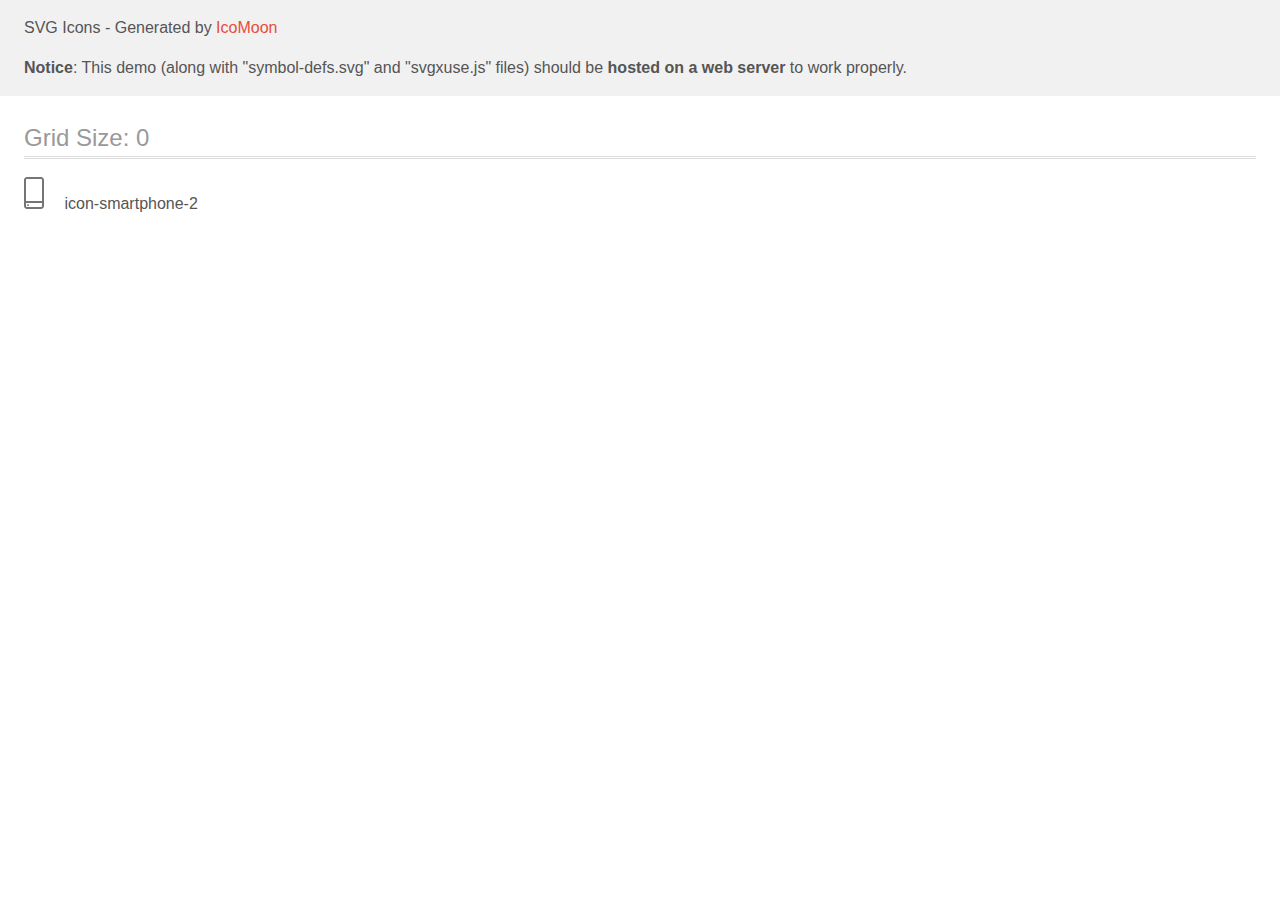
<file: images/svg/smartphone/icomoon (2)/demo-external-svg.html>
<!doctype html>
<html>
<head>
    <title>IcoMoon - SVG Icons</title>
    <meta charset="utf-8">
    <meta name="viewport" content="width=device-width, initial-scale=1">
    <link rel="stylesheet" href="demo-files/demo.css">
    <link rel="stylesheet" href="style.css">
</head>
<body>
<header class="bgc1 clearfix">
<div class="mhl">
    <p>SVG Icons - Generated by <a href="https://icomoon.io/app">IcoMoon</a></p><p><strong>Notice</strong>: This demo (along with "symbol-defs.svg" and "svgxuse.js" files) should be <b>hosted on a web server</b> to work properly.</p>
</div>
</header>
    <div class="clearfix mhl ptl">
        <h1 class="mvm mtn fgc1">Grid Size: 0</h1>
        <div class="glyph fs1">
            <div class="clearfix pbs">
                <svg class="icon icon-smartphone-2"><use xlink:href="symbol-defs.svg#icon-smartphone-2"></use></svg><span class="name"> icon-smartphone-2</span>
            </div>
        </div>
  </div>
<script defer src="svgxuse.js"></script>
</body>
</html>
</file>
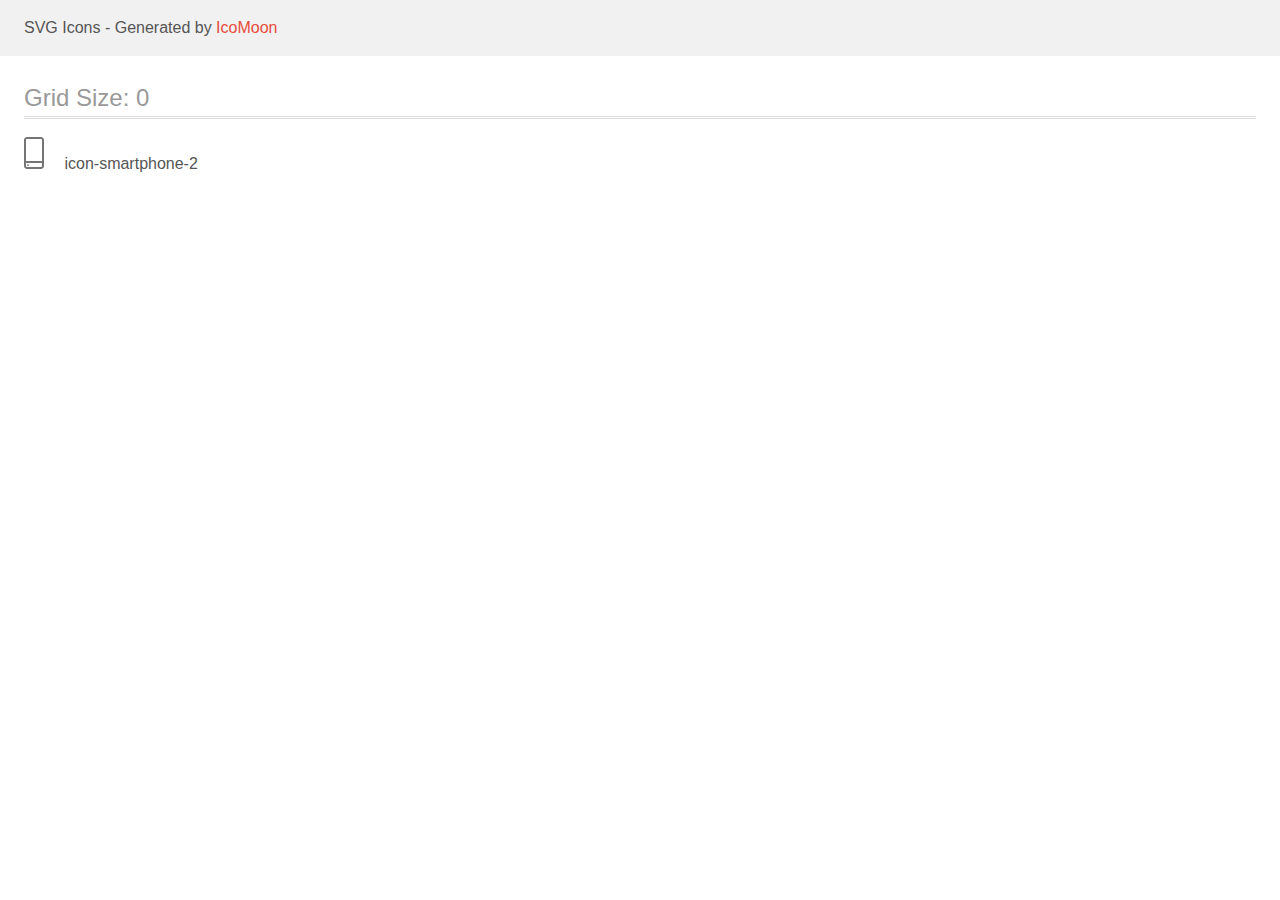
<file: images/svg/smartphone/icomoon (2)/demo.html>
<!doctype html>
<html>
<head>
    <title>IcoMoon - SVG Icons</title>
    <meta charset="utf-8">
    <meta name="viewport" content="width=device-width, initial-scale=1">
    <link rel="stylesheet" href="demo-files/demo.css">
    <link rel="stylesheet" href="style.css">
</head>
<body>
<svg aria-hidden="true" style="position: absolute; width: 0; height: 0; overflow: hidden;" version="1.1" xmlns="http://www.w3.org/2000/svg" xmlns:xlink="http://www.w3.org/1999/xlink">
<defs>
<symbol id="icon-smartphone-2" viewBox="0 0 20 32">
<path fill="#757575" style="fill: var(--color1, #757575)" d="M17 0h-14c-1.654 0-3 1.346-3 3v26c0 1.654 1.346 3 3 3h14c1.654 0 3-1.346 3-3v-26c0-1.654-1.346-3-3-3zM3 2h14c0.552 0 1 0.448 1 1v21h-16v-21c0-0.552 0.448-1 1-1zM17 30h-14c-0.552 0-1-0.448-1-1v-3h16v3c0 0.552-0.448 1-1 1z"></path>
<path fill="#757575" style="fill: var(--color1, #757575)" d="M4.707 27.478c0.391 0.365 0.391 0.956 0 1.321s-1.024 0.365-1.414 0c-0.391-0.365-0.391-0.956 0-1.321s1.024-0.365 1.414 0z"></path>
</symbol>
</defs>
</svg>

<header class="bgc1 clearfix">
<div class="mhl">
    <p>SVG Icons - Generated by <a href="https://icomoon.io/app">IcoMoon</a></p>
</div>
</header>
    <div class="clearfix mhl ptl">
        <h1 class="mvm mtn fgc1">Grid Size: 0</h1>
        <div class="glyph fs1">
            <div class="clearfix pbs">
                <svg class="icon icon-smartphone-2"><use xlink:href="#icon-smartphone-2"></use></svg><span class="name"> icon-smartphone-2</span>
            </div>
        </div>
  </div>
<script defer src="svgxuse.js"></script>
</body>
</html>
</file>
<file: css/styles.css>
/* цвет Абзацев 212121 
  цвет текста 757575
  цвет лого 2196f3
  цвет лого 000000
  акцент ffffff
  фон ffffff  
  фон команда f5f4fa
*/

:root {
  --primary-text-color: #757575;
  --title-text-color: #212121;
  --accent-color: #ffffff;
  --background-color: #f5f4fa;
  --accent-text-color: #2196f3;
  --background-hero: #2f303a;
  --address-color: #c4c4c4;
  --logo-color: #000000;
  --header-border: #ececec;
  --address-color: rgba(255, 255, 255, 0.6);
  --social-link-color: #afb1b8;
  --button-shadow: rgba(0, 0, 0, 0.25);
  --footer-social-link-color: rgba(255, 255, 255, 0.1);
}

html {
  box-sizing: border-box;
}

*,
*::before,
*::after {
  box-sizing: inherit;
}

p,
h1,
h2,
h3,
h4,
h5,
h6 {
  margin: 0;
}

img {
  display: block;
  max-width: 100%;
  height: auto;
}

.visually-hidden {
  position: absolute;
  width: 1px;
  height: 1px;
  margin: -1px;
  border: 0;
  padding: 0;
  white-space: nowrap;
  clip-path: inset(100%);
  clip: rect(0 0 0 0);
  overflow: hidden;
}

.page {
  margin: 0;

  background-color: var(--accent-color);
  color: var(--primary-text-color);
  font-family: Roboto, sans-serif;
  font-style: normal;
  letter-spacing: 0.03em;
}

.container {
  text-align: center;
  width: 1200px;
  margin: 0px auto;
  padding: 0 15px;
}

.header {
  border-bottom: 1px solid var(--header-border);
}

.logo-head {
  display: flex;
  align-items: center;
}

.link {
  text-decoration: none;
  color: inherit;
}

.logo {
  color: var(--accent-text-color);
  font-family: Raleway, sans-serif;
  font-weight: 700;
  font-size: 26px;
  line-height: 1.2;
}

.top-logo {
  color: var(--logo-color);
}

.logo-header {
  padding-top: 24px;
  padding-bottom: 24px;
}

.down,
.city {
  color: var(--accent-color);
}
.logo:hover {
  color: var(--accent-text-color);
}

.list {
  list-style: none;
  padding: 0;
  margin: 0;
}

/* site nav */

.nav {
  margin-left: 93px;
}
.site-nav {
  display: flex;

  color: var(--title-text-color);
  font-weight: 500;
  font-size: 14px;
  line-height: 1.2;
  letter-spacing: 0.02em;
}

.site-nav .item + .item {
  margin-left: 50px;
}

.site-nav .studio,
.site-nav .portfolio,
.site-nav .contacts {
  color: var(--title-text-color);
  padding-top: 32px;
  padding-bottom: 32px;
  display: block;
}

.site-nav .link:hover,
.site-nav .link:focus,
.site-nav .link.current {
  color: var(--accent-text-color);
}

/* auth-nav */
.auth-nav {
  display: flex;
  margin-left: auto;
}

.auth-nav .item + .item {
  margin-left: 50px;
}

.auth-nav .mail,
.auth-nav .phone,
.auth-nav .first-mail {
  display: flex;
  color: var(--primary-text-color);
  font-weight: 500;
  font-size: 14px;
  line-height: 1.2;
  letter-spacing: 0.02em;
  padding: 32px 0;
  align-items: center;
}

.auth-nav .link:hover,
.auth-nav .link:focus {
  color: var(--accent-text-color);
}

.auth-nav .link:hover .mail-icon,
.auth-nav .link:focus .mail-icon,
.auth-nav .link:hover .phone-icon,
.auth-nav .link:focus .phone-icon {
  color: var(--accent-text-color);
}

.mail-icon,
.phone-icon {
  fill: currentColor;
  margin-right: 10px;
}

/*--------------- Hero------*/
.hero-title,
.hero-button {
  color: var(--accent-color);
}

.hero-title {
  width: 696px;
  margin: 0 auto 30px;
  font-weight: 900;
  font-size: 44px;
  line-height: 1.4;
  letter-spacing: 0.06em;
  text-transform: uppercase;
}

.hero-button {
  text-align: center;
  width: 200px;
  height: 50px;
  border-radius: 4px;
  border: 0;

  background-color: var(--accent-text-color);
  font-family: Roboto, sans-serif;
  font-weight: 700;
  font-size: 16px;
  line-height: 1.9;
  letter-spacing: 0.06em;
  cursor: pointer;
}

.hero {
  padding-top: 200px;
  padding-bottom: 200px;
  background-color: var(--background-hero);
  background-image: linear-gradient(
      rgba(47, 48, 58, 0.4),
      rgba(47, 48, 58, 0.4)
    ),
    url(../images/hero-bg.jpg);
  width: 1600px;
  height: 600px;
  background-repeat: no-repeat;
  background-position: 50% 50%;
  background-size: cover;
  margin: 0 auto;
}

.property {
  padding-bottom: 94px;
  padding-top: 94px;
}

.section .title {
  color: var(--title-text-color);
  font-weight: 700;
  font-size: 18px;
  line-height: 2;
  letter-spacing: 0.06em;
}
/* -------Team------------ */
.title-features {
  display: inline;
  margin-right: auto;
  margin-bottom: 50px;
}

.photos {
  padding-bottom: 94px;
}

.features {
  display: flex;
}

.features .item + .item {
  margin-left: 30px;
}

.employees {
  display: flex;
}

.employees .item {
  border-radius: 4px;
  box-shadow: 0 4px 4px 0 var(--button-shadow);
  overflow: hidden;
}

.employees .item + .item {
  margin-left: 30px;
}

.properties {
  display: flex;
}

.properties .item {
  margin-right: 30px;
  width: 270px;
}

.properties .item:last-child {
  margin-right: 0;
}

.property-item {
  display: flex;
  background-color: var(--background-color);
  width: 270px;
  height: 120px;
  justify-content: center;
  align-items: center;
  margin-bottom: 30px;
}

/* --------Social links------------- */

.team-social-list {
  display: flex;
  justify-content: center;
}

.team-social-item {
  background-color: var(--accent-color);
  width: 44px;
  height: 44px;
  border-radius: 50%;
}

.team-social-item + .team-social-item {
  margin-left: 10px;
}

.social-link {
  width: 100%;
  height: 100%;
  display: flex;
  align-items: center;
  justify-content: center;
  border-radius: 50%;
}

.social-icon {
  fill: var(--social-link-color);
}

.social-link:hover .social-icon,
.social-link:focus .social-icon {
  fill: var(--accent-color);
}

.social-link:hover,
.social-link:focus {
  background-color: var(--accent-text-color);
}

.customers {
  justify-content: center;
  padding-top: 100px;
  padding-bottom: 88px;
}

.customers-title {
  margin-bottom: 50px;
}

.customers-list {
  display: flex;
  justify-content: center;
}

.customers-item {
  background-color: var(--accent-color);
  width: 170px;
  height: 92px;
  border: 1px solid var(--social-link-color);
  box-sizing: border-box;
  border-radius: 4px;
}

.customers-item + .customers-item {
  margin-left: 30px;
}

.customers-link {
  width: 100%;
  height: 100%;
  display: flex;
  align-items: center;
  justify-content: center;
}

.customers-icon {
  fill: var(--social-link-color);
}

.customers-item:hover,
.customers-item:focus {
  border: 1px solid var(--accent-text-color);
  box-sizing: border-box;
  border-radius: 4px;
}

.customers-link:hover,
.customers-link:focus {
  background-color: var(--accent-color);
  /* border: 1px solid var(--accent-text-color); */
}

.customers-link:hover .customers-icon,
.customers-link:focus .customers-icon {
  fill: var(--accent-text-color);
  /* border-color: var(--accent-text-color); */
}

.projects {
  display: flex;
  flex-wrap: wrap;

  padding-left: 0;
  padding-right: 0;
}

.projects .item {
  text-align: left;
  width: 370px;
  height: 404px;
  margin-right: 30px;
}

.projects .item:hover,
.projects .item:focus {
  box-shadow: 0 4px 4px 0 var(--button-shadow);
}

.projects .item:nth-child(3n) {
  margin-right: 0;
}

.projects .item:nth-child(n + 3) {
  margin-bottom: 30px;
}

.projects .item:nth-last-child(-n + 3) {
  margin-bottom: 0;
}

.section .images {
  display: block;
}

.section .customers-title,
.section .images,
.section .list-team {
  color: var(--title-text-color);
  font-weight: 700;
  font-size: 36px;
  line-height: 1.16;
  text-align: center;
  letter-spacing: 0.03em;
}

.section .list-team {
  margin-bottom: 50px;
}

.signature {
  background-color: var(--accent-color);
  padding: 30px;
}

.title-description {
  margin-bottom: 10px;
  text-align: left;
  color: var(--title-text-color);
  font-weight: 700;
  font-size: 14px;
  line-height: 1.2;
  letter-spacing: 0.03em;
  text-transform: uppercase;
}

.title {
  color: var(--title-text-color);
  letter-spacing: 0.06em;
}

.title-team {
  color: var(--title-text-color);
  font-weight: 500;
  font-size: 16px;
  line-height: 1.2;
  text-align: center;
  margin-bottom: 10px;
}
.section-content {
  text-align: left;
  color: var(--primary-text-color);
  font-weight: 400;
  font-size: 14px;
  line-height: 1.71;
  letter-spacing: 0.03em;
}

.profession {
  text-align: center;
  margin-bottom: 16px;
}

.team {
  background-color: var(--background-color);
  padding-bottom: 94px;
  padding-top: 94px;
}

.portfolio-section {
  padding: 94px 0;
}

.portfolio-btns {
  display: flex;
  justify-content: center;
  align-self: center;
  margin-bottom: 50px;
}

.btns-list:first-child {
  margin-left: 0;
}

.btns-list {
  margin-left: 8px;
}

.portfolio-button {
  border-radius: 4px;
  padding: 6px 22px;
  border: 0;

  background-color: var(--background-color);
  color: var(--title-text-color);
  font-weight: 500;
  font-size: 16px;
  line-height: 1.6;
  cursor: pointer;
}

.portfolio-button:hover,
.portfolio-button:focus,
.portfolio-button:active,
.portfolio-btns .current {
  background-color: var(--accent-text-color);
  color: var(--accent-color);
  box-shadow: 0 4px 4px 0 var(--button-shadow);
}

.title .sites {
  font-weight: 700;
  font-size: 18px;
  line-height: 2;
  letter-spacing: 0.06em;
  margin-bottom: 4px;
}

.description-photo {
  padding: 20px 24px;
  border: 1px solid var(--header-border);
  border-top: 0;
}

.section .content {
  color: var(--primary-text-color);
  font-size: 16px;
  line-height: 1.87;
}

/* Footer */

.address .link {
  color: var(--address-color);
}

.footer {
  display: flex;
  padding-top: 60px;
  padding-bottom: 60px;
  background-color: var(--background-hero);
}

.bottom {
  text-align: left;
  display: flex;
}

.footer .bottom {
  align-items: center;
}

.page {
  color: var(--address-color);
}

.footer .mail,
.footer .phone,
.footer .city {
  font-size: 14px;
  font-weight: 400;
  font-style: normal;
  line-height: 1.7;
  display: block;
}

.bottom .logo {
  display: flex;
}

.bottom .down {
  /* margin-bottom: 20px; */
}

.logo-footer {
  margin-bottom: 20px;
}

.address-row {
  margin-bottom: 9px;
}

.address .link:focus,
.address .link:hover {
  color: var(--accent-text-color);
}

.connect {
  margin-left: 70px;
}

.connect-title {
  color: var(--accent-color);
  margin-bottom: 20px;
  font-weight: 700;
  font-size: 14px;
  line-height: 1.2;
  letter-spacing: 0.03em;
  text-transform: uppercase;
}

.footer-social-item {
  background-color: var(--primary-text-color);
  border-radius: 50%;
  width: 44px;
  height: 44px;
}

.footer-social-link {
  width: 100%;
  height: 100%;
  display: flex;
  align-items: center;
  justify-content: center;
  border-radius: 50%;
}
.footer-social-item + .footer-social-item {
  margin-left: 10px;
}

.footer-social-link {
  color: var(--footer-social-link-color);
}

.footer-social-icon {
  fill: var(--accent-color);
}

.footer-social-link:hover .footer-social-icon,
.footer-social-link:focus .footer-social-icon {
  fill: var(--accent-color);
}

.footer-social-link:hover,
.footer-social-link:focus {
  background-color: var(--accent-text-color);
}
</file>
<file: images/icomoon/demo-files/demo.css>
body {
  padding: 0;
  margin: 0;
  font-family: sans-serif;
  font-size: 1em;
  line-height: 1.5;
  color: #555;
  background: #fff;
}
h1 {
  font-size: 1.5em;
  font-weight: normal;
  box-shadow: 0 1px #ddd, 0 2px #fff, 0 3px #ddd;
}
small {
  font-size: .66666667em;
}
a {
  color: #e74c3c;
  text-decoration: none;
}
a:hover, a:focus {
  box-shadow: 0 1px #e74c3c;
}
.bshadow0, input {
  box-shadow: inset 0 -2px #e7e7e7;
}
input:hover {
  box-shadow: inset 0 -2px #ccc;
}
input, fieldset {
  font-size: 1em;
  margin: 0;
  padding: 0;
  border: 0;
}
input {
  color: inherit;
  line-height: 1.5;
  height: 1.5em;
  padding: .25em 0;
}
input:focus {
  outline: none;
  box-shadow: inset 0 -2px #449fdb;
}
.glyph {
  font-size: 16px;
  margin-right: 1.5em;
  float: left;
  width: 17em;
}
svg {
  color: #000;
}
.liga {
  width: 80%;
  width: calc(100% - 2.5em);
}
.talign-right {
  text-align: right;
}
.talign-center {
  text-align: center;
}
.bgc1 {
  background: #f1f1f1;
}
.fgc0 {
  color: #000;
}
.fgc1 {
  color: #999;
}
p {
  margin-top: 1em;
  margin-bottom: 1em;
}
.mvm {
  margin-top: .75em;
  margin-bottom: .75em;
}
.mtn {
  margin-top: 0;
}
.mtl, .mal {
  margin-top: 1.5em;
}
.mbl, .mal {
  margin-bottom: 1.5em;
}
.mal, .mhl {
  margin-left: 1.5em;
  margin-right: 1.5em;
}
.mhmm {
  margin-left: 1em;
  margin-right: 1em;
}
.ptl {
  padding-top: 1.5em;
}
.pbs, .pvs {
  padding-bottom: .25em;
}
.pvs, .pts {
  padding-top: .25em;
}
.unit {
  float: left;
}
.unitRight {
  float: right;
}
.size1of2 {
  width: 50%;
}
.size1of1 {
  width: 100%;
}
.clearfix:before, .clearfix:after {
  content: " ";
  display: table;
}
.clearfix:after {
  clear: both;
}
.hidden-true {
  display: none;
}
.textbox0 {
  width: 3em;
  background: #f1f1f1;
  padding: .25em .5em;
  line-height: 1.5;
  height: 1.5em;
}
.fs0 {
  font-size: 16px;
}
.fs1 {
  font-size: 32px;
}
.name {
  margin-left: .25em;
}
</file>
<file: images/icomoon/style.css>
.icon {
  display: inline-block;
  width: 1em;
  height: 1em;
  stroke-width: 0;
  stroke: currentColor;
  fill: currentColor;
}

/* ==========================================
Single-colored icons can be modified like so:
.icon-name {
  font-size: 32px;
  color: red;
}
========================================== */

.icon-smartphone {
  width: 0.625em;
}

.icon-envelope {
  width: 1.3330078125em;
}

.icon-Logo6 {
  width: 1.7666015625em;
}

.icon-Logo5 {
  width: 1.7666015625em;
}

.icon-Logo4 {
  width: 1.7666015625em;
}

.icon-Logo3 {
  width: 1.7666015625em;
}

.icon-Logo2 {
  width: 1.7666015625em;
}

.icon-Logo1 {
  width: 1.7666015625em;
}
</file>
<file: images/astronavt/icomoon (1)/demo-files/demo.css>
body {
  padding: 0;
  margin: 0;
  font-family: sans-serif;
  font-size: 1em;
  line-height: 1.5;
  color: #555;
  background: #fff;
}
h1 {
  font-size: 1.5em;
  font-weight: normal;
  box-shadow: 0 1px #ddd, 0 2px #fff, 0 3px #ddd;
}
small {
  font-size: .66666667em;
}
a {
  color: #e74c3c;
  text-decoration: none;
}
a:hover, a:focus {
  box-shadow: 0 1px #e74c3c;
}
.bshadow0, input {
  box-shadow: inset 0 -2px #e7e7e7;
}
input:hover {
  box-shadow: inset 0 -2px #ccc;
}
input, fieldset {
  font-size: 1em;
  margin: 0;
  padding: 0;
  border: 0;
}
input {
  color: inherit;
  line-height: 1.5;
  height: 1.5em;
  padding: .25em 0;
}
input:focus {
  outline: none;
  box-shadow: inset 0 -2px #449fdb;
}
.glyph {
  font-size: 16px;
  margin-right: 1.5em;
  float: left;
  width: 17em;
}
svg {
  color: #000;
}
.liga {
  width: 80%;
  width: calc(100% - 2.5em);
}
.talign-right {
  text-align: right;
}
.talign-center {
  text-align: center;
}
.bgc1 {
  background: #f1f1f1;
}
.fgc0 {
  color: #000;
}
.fgc1 {
  color: #999;
}
p {
  margin-top: 1em;
  margin-bottom: 1em;
}
.mvm {
  margin-top: .75em;
  margin-bottom: .75em;
}
.mtn {
  margin-top: 0;
}
.mtl, .mal {
  margin-top: 1.5em;
}
.mbl, .mal {
  margin-bottom: 1.5em;
}
.mal, .mhl {
  margin-left: 1.5em;
  margin-right: 1.5em;
}
.mhmm {
  margin-left: 1em;
  margin-right: 1em;
}
.ptl {
  padding-top: 1.5em;
}
.pbs, .pvs {
  padding-bottom: .25em;
}
.pvs, .pts {
  padding-top: .25em;
}
.unit {
  float: left;
}
.unitRight {
  float: right;
}
.size1of2 {
  width: 50%;
}
.size1of1 {
  width: 100%;
}
.clearfix:before, .clearfix:after {
  content: " ";
  display: table;
}
.clearfix:after {
  clear: both;
}
.hidden-true {
  display: none;
}
.textbox0 {
  width: 3em;
  background: #f1f1f1;
  padding: .25em .5em;
  line-height: 1.5;
  height: 1.5em;
}
.fs0 {
  font-size: 16px;
}
.fs1 {
  font-size: 32px;
}
.name {
  margin-left: .25em;
}
</file>
<file: images/astronavt/icomoon (1)/style.css>
.icon {
  display: inline-block;
  width: 1em;
  height: 1em;
  stroke-width: 0;
  stroke: currentColor;
  fill: currentColor;
}

/* ==========================================
Single-colored icons can be modified like so:
.icon-name {
  font-size: 32px;
  color: red;
}
========================================== */
</file>
<file: images/astronavt/smartphone/demo-files/demo.css>
body {
  padding: 0;
  margin: 0;
  font-family: sans-serif;
  font-size: 1em;
  line-height: 1.5;
  color: #555;
  background: #fff;
}
h1 {
  font-size: 1.5em;
  font-weight: normal;
  box-shadow: 0 1px #ddd, 0 2px #fff, 0 3px #ddd;
}
small {
  font-size: .66666667em;
}
a {
  color: #e74c3c;
  text-decoration: none;
}
a:hover, a:focus {
  box-shadow: 0 1px #e74c3c;
}
.bshadow0, input {
  box-shadow: inset 0 -2px #e7e7e7;
}
input:hover {
  box-shadow: inset 0 -2px #ccc;
}
input, fieldset {
  font-size: 1em;
  margin: 0;
  padding: 0;
  border: 0;
}
input {
  color: inherit;
  line-height: 1.5;
  height: 1.5em;
  padding: .25em 0;
}
input:focus {
  outline: none;
  box-shadow: inset 0 -2px #449fdb;
}
.glyph {
  font-size: 16px;
  margin-right: 1.5em;
  float: left;
  width: 6em;
}
svg {
  color: #000;
}
.liga {
  width: 80%;
  width: calc(100% - 2.5em);
}
.talign-right {
  text-align: right;
}
.talign-center {
  text-align: center;
}
.bgc1 {
  background: #f1f1f1;
}
.fgc0 {
  color: #000;
}
.fgc1 {
  color: #999;
}
p {
  margin-top: 1em;
  margin-bottom: 1em;
}
.mvm {
  margin-top: .75em;
  margin-bottom: .75em;
}
.mtn {
  margin-top: 0;
}
.mtl, .mal {
  margin-top: 1.5em;
}
.mbl, .mal {
  margin-bottom: 1.5em;
}
.mal, .mhl {
  margin-left: 1.5em;
  margin-right: 1.5em;
}
.mhmm {
  margin-left: 1em;
  margin-right: 1em;
}
.ptl {
  padding-top: 1.5em;
}
.pbs, .pvs {
  padding-bottom: .25em;
}
.pvs, .pts {
  padding-top: .25em;
}
.unit {
  float: left;
}
.unitRight {
  float: right;
}
.size1of2 {
  width: 50%;
}
.size1of1 {
  width: 100%;
}
.clearfix:before, .clearfix:after {
  content: " ";
  display: table;
}
.clearfix:after {
  clear: both;
}
.hidden-true {
  display: none;
}
.textbox0 {
  width: 3em;
  background: #f1f1f1;
  padding: .25em .5em;
  line-height: 1.5;
  height: 1.5em;
}
.fs0 {
  font-size: 16px;
}
.fs1 {
  font-size: 32px;
}
.name {
  font-size: 0.5em;
  margin-left: 1em;
}
</file>
<file: images/astronavt/smartphone/style.css>
.icon {
  display: inline-block;
  width: 1em;
  height: 1em;
  stroke-width: 0;
  stroke: currentColor;
  fill: currentColor;
}

/* ==========================================
Single-colored icons can be modified like so:
.icon-name {
  font-size: 32px;
  color: red;
}
========================================== */

.icon-smartphone-1 {
  width: 0.625em;
}
</file>
<file: images/svg/smartphone/icomoon (2)/demo-files/demo.css>
body {
  padding: 0;
  margin: 0;
  font-family: sans-serif;
  font-size: 1em;
  line-height: 1.5;
  color: #555;
  background: #fff;
}
h1 {
  font-size: 1.5em;
  font-weight: normal;
  box-shadow: 0 1px #ddd, 0 2px #fff, 0 3px #ddd;
}
small {
  font-size: .66666667em;
}
a {
  color: #e74c3c;
  text-decoration: none;
}
a:hover, a:focus {
  box-shadow: 0 1px #e74c3c;
}
.bshadow0, input {
  box-shadow: inset 0 -2px #e7e7e7;
}
input:hover {
  box-shadow: inset 0 -2px #ccc;
}
input, fieldset {
  font-size: 1em;
  margin: 0;
  padding: 0;
  border: 0;
}
input {
  color: inherit;
  line-height: 1.5;
  height: 1.5em;
  padding: .25em 0;
}
input:focus {
  outline: none;
  box-shadow: inset 0 -2px #449fdb;
}
.glyph {
  font-size: 16px;
  margin-right: 1.5em;
  float: left;
  width: 6em;
}
svg {
  color: #000;
}
.liga {
  width: 80%;
  width: calc(100% - 2.5em);
}
.talign-right {
  text-align: right;
}
.talign-center {
  text-align: center;
}
.bgc1 {
  background: #f1f1f1;
}
.fgc0 {
  color: #000;
}
.fgc1 {
  color: #999;
}
p {
  margin-top: 1em;
  margin-bottom: 1em;
}
.mvm {
  margin-top: .75em;
  margin-bottom: .75em;
}
.mtn {
  margin-top: 0;
}
.mtl, .mal {
  margin-top: 1.5em;
}
.mbl, .mal {
  margin-bottom: 1.5em;
}
.mal, .mhl {
  margin-left: 1.5em;
  margin-right: 1.5em;
}
.mhmm {
  margin-left: 1em;
  margin-right: 1em;
}
.ptl {
  padding-top: 1.5em;
}
.pbs, .pvs {
  padding-bottom: .25em;
}
.pvs, .pts {
  padding-top: .25em;
}
.unit {
  float: left;
}
.unitRight {
  float: right;
}
.size1of2 {
  width: 50%;
}
.size1of1 {
  width: 100%;
}
.clearfix:before, .clearfix:after {
  content: " ";
  display: table;
}
.clearfix:after {
  clear: both;
}
.hidden-true {
  display: none;
}
.textbox0 {
  width: 3em;
  background: #f1f1f1;
  padding: .25em .5em;
  line-height: 1.5;
  height: 1.5em;
}
.fs0 {
  font-size: 16px;
}
.fs1 {
  font-size: 32px;
}
.name {
  font-size: 0.5em;
  margin-left: 1em;
}
</file>
<file: images/svg/smartphone/icomoon (2)/style.css>
.icon {
  display: inline-block;
  width: 1em;
  height: 1em;
  stroke-width: 0;
  stroke: currentColor;
  fill: currentColor;
}

/* ==========================================
Single-colored icons can be modified like so:
.icon-name {
  font-size: 32px;
  color: red;
}
========================================== */

.icon-smartphone-2 {
  width: 0.625em;
}
</file>
